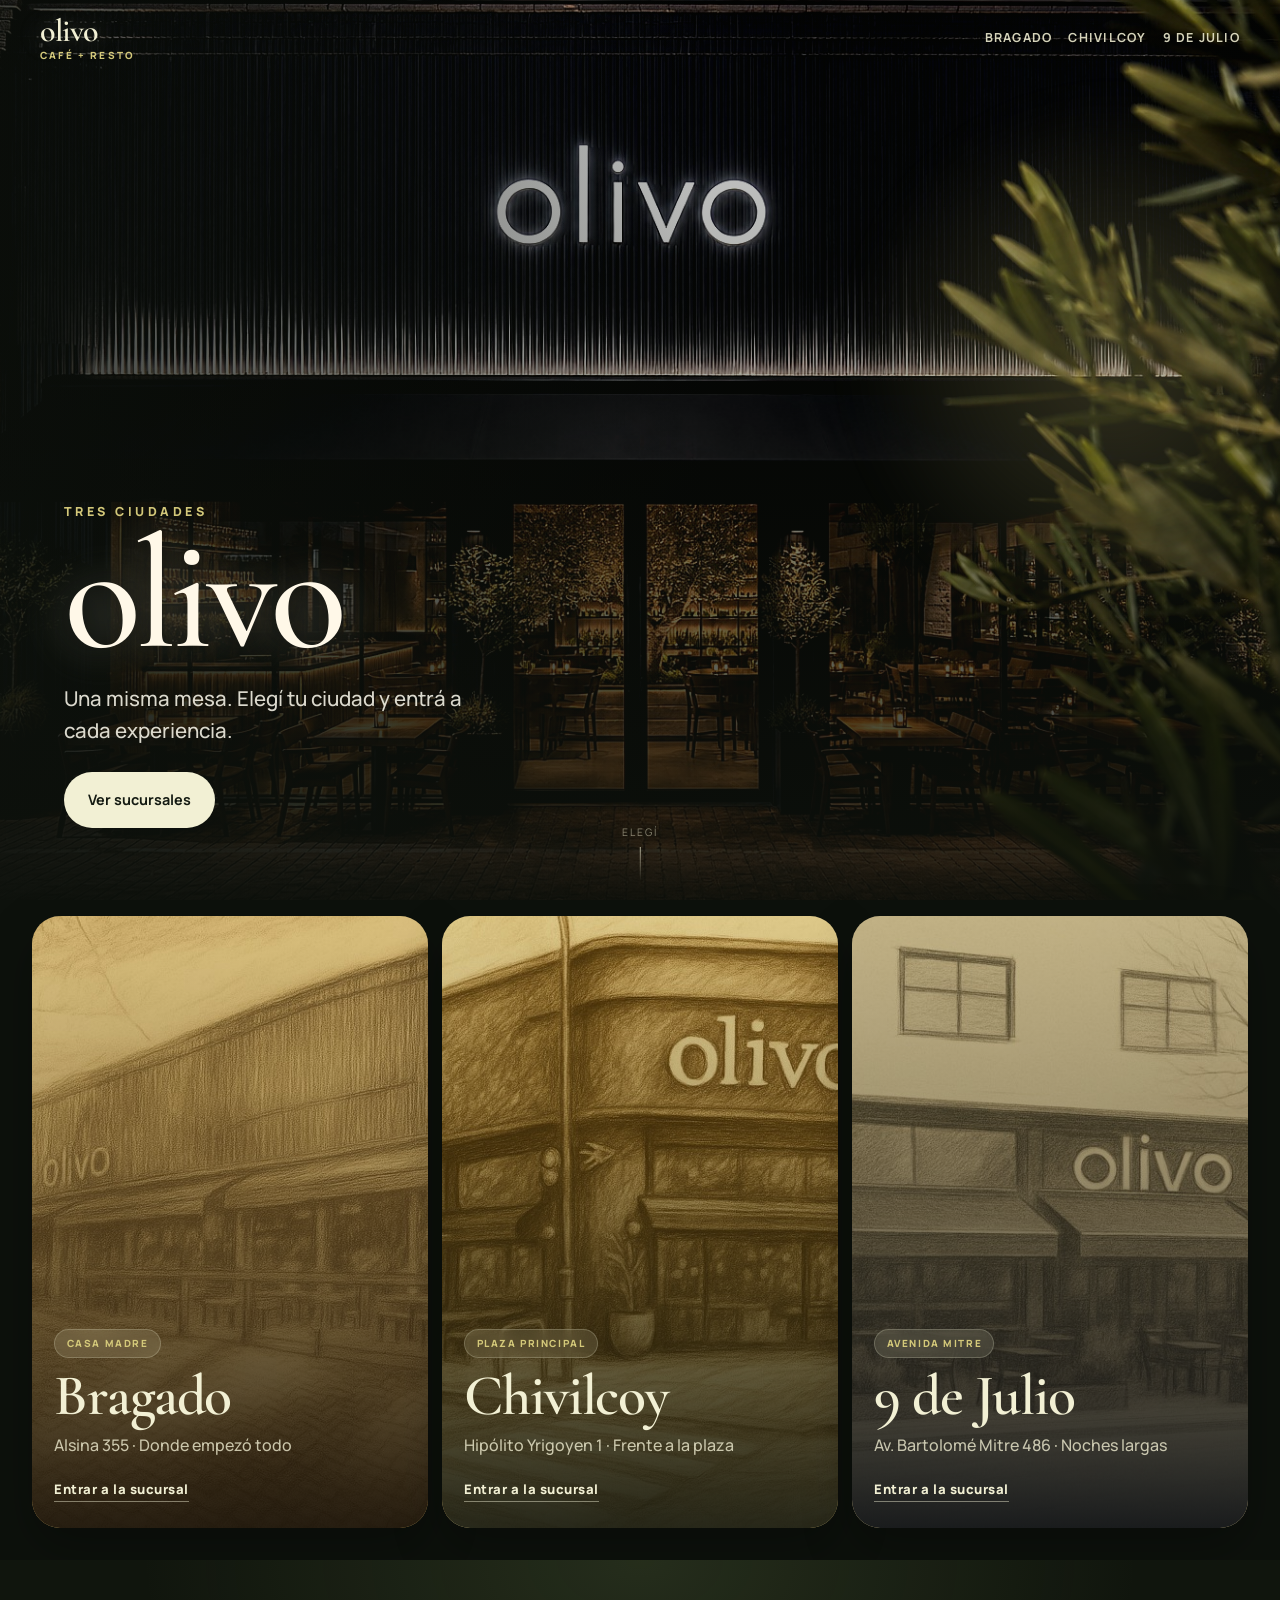
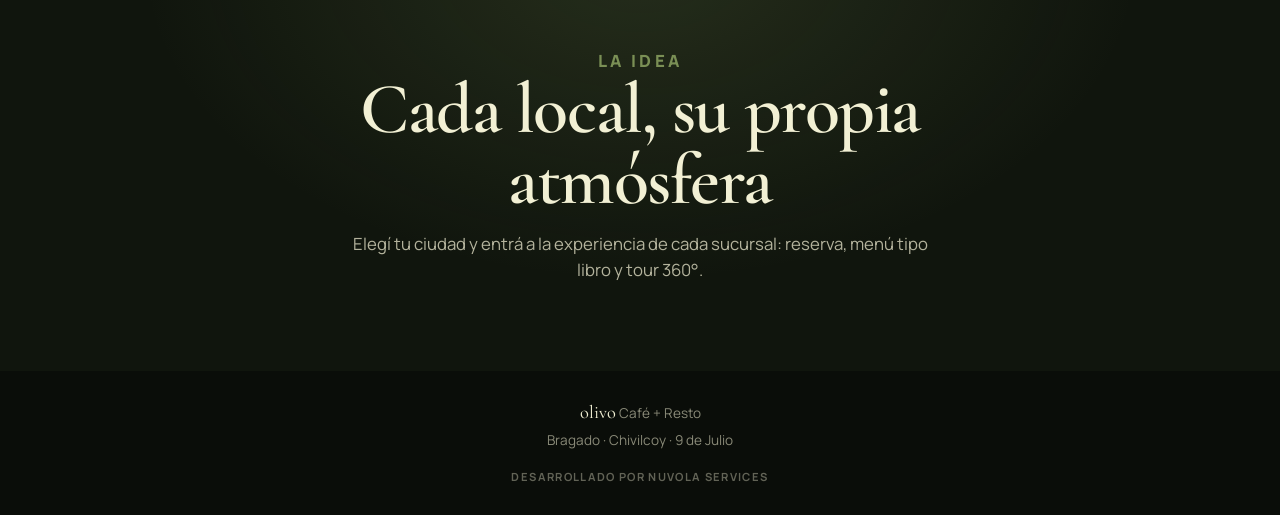
<file: index.html>
<!DOCTYPE html>
<html lang="es">
<head>
  <meta charset="UTF-8" />
  <meta name="viewport" content="width=device-width, initial-scale=1.0" />
  <title>Olivo Café Resto · Elegí tu sucursal</title>
  <meta name="description" content="Olivo Café Resto en Bragado, Chivilcoy y 9 de Julio. Elegí tu ciudad y conocé cada local." />
  <meta name="theme-color" content="#141a12" />
  <link rel="icon" type="image/svg+xml" href="./assets/img/logo.svg" />
  <link rel="preconnect" href="https://fonts.googleapis.com" />
  <link rel="preconnect" href="https://fonts.gstatic.com" crossorigin />
  <link href="https://fonts.googleapis.com/css2?family=Cormorant+Garamond:ital,wght@0,500;0,600;0,700;1,500&family=Manrope:wght@400;500;600;700;800&display=swap" rel="stylesheet" />
  <link rel="stylesheet" href="./assets/css/styles.css" />
  <link rel="stylesheet" href="./assets/css/hub.css" />
</head>
<body class="hub-page">
  <div class="progress" id="scrollProgress" aria-hidden="true"><span></span></div>

  <header class="site-header" id="siteHeader">
    <a class="brand" href="#inicio" aria-label="Olivo inicio">
      <span class="brand__word">olivo</span>
      <span class="brand__sub">Café + Resto</span>
    </a>
    <nav class="site-nav hub-nav" aria-label="Sucursales">
      <a href="./bragado/">Bragado</a>
      <a href="./chivilcoy/">Chivilcoy</a>
      <a href="./nuevedejulio/">9 de Julio</a>
    </nav>
  </header>

  <main>
    <section class="hub-hero" id="inicio">
      <div class="hub-hero__bg" aria-hidden="true">
        <img src="./assets/img/hero-v2.jpg" alt="" />
        <div class="hub-hero__veil"></div>
        <div class="hub-hero__glow"></div>
      </div>
      <div class="hub-hero__content">
        <p class="hub-hero__eyebrow reveal" data-reveal>Tres ciudades</p>
        <h1 class="hub-hero__brand reveal" data-reveal>olivo</h1>
        <p class="hub-hero__line reveal" data-reveal>
          Una misma mesa. Elegí tu ciudad y entrá a cada experiencia.
        </p>
        <a class="btn btn--primary reveal" data-reveal href="#sucursales">Ver sucursales</a>
      </div>
      <div class="hub-hero__hint" aria-hidden="true"><span>Elegí</span><i></i></div>
    </section>

    <section class="hub-cities" id="sucursales" aria-label="Sucursales Olivo">
      <a class="hub-city hub-city--bragado reveal reveal--lift" data-reveal href="./bragado/">
        <div class="hub-city__media">
          <img src="./assets/img/sucursal-1.jpg" alt="" loading="lazy" />
          <div class="hub-city__shade"></div>
        </div>
        <div class="hub-city__body">
          <span class="hub-city__tag">Casa madre</span>
          <h2>Bragado</h2>
          <p>Alsina 355 · Donde empezó todo</p>
          <span class="hub-city__cta">Entrar a la sucursal</span>
        </div>
      </a>

      <a class="hub-city hub-city--chivilcoy reveal reveal--lift" data-reveal href="./chivilcoy/">
        <div class="hub-city__media">
          <img src="./assets/img/sucursal-2.jpg" alt="" loading="lazy" />
          <div class="hub-city__shade"></div>
        </div>
        <div class="hub-city__body">
          <span class="hub-city__tag">Plaza principal</span>
          <h2>Chivilcoy</h2>
          <p>Hipólito Yrigoyen 1 · Frente a la plaza</p>
          <span class="hub-city__cta">Entrar a la sucursal</span>
        </div>
      </a>

      <a class="hub-city hub-city--nueve reveal reveal--lift" data-reveal href="./nuevedejulio/">
        <div class="hub-city__media">
          <img src="./assets/img/sucursal-3.jpg" alt="" loading="lazy" />
          <div class="hub-city__shade"></div>
        </div>
        <div class="hub-city__body">
          <span class="hub-city__tag">Avenida Mitre</span>
          <h2>9 de Julio</h2>
          <p>Av. Bartolomé Mitre 486 · Noches largas</p>
          <span class="hub-city__cta">Entrar a la sucursal</span>
        </div>
      </a>
    </section>

    <section class="hub-note reveal-scope">
      <div class="hub-note__inner reveal reveal--soft" data-reveal>
        <p class="eyebrow">La idea</p>
        <h2>Cada local, su propia atmósfera</h2>
        <p>
          Elegí tu ciudad y entrá a la experiencia de cada sucursal: reserva, menú tipo libro y tour 360°.
        </p>
      </div>
    </section>
  </main>

  <footer class="site-footer">
    <p><span class="site-footer__brand">olivo</span> Café + Resto</p>
    <p>Bragado · Chivilcoy · 9 de Julio</p>
    <a class="site-footer__credit" href="https://www.nuvola.services" target="_blank" rel="noopener noreferrer">
      DESARROLLADO POR NUVOLA SERVICES
    </a>
  </footer>

  <script src="./assets/js/main.js" defer></script>
  <script src="./assets/js/hub.js" defer></script>
</body>
</html>
</file>
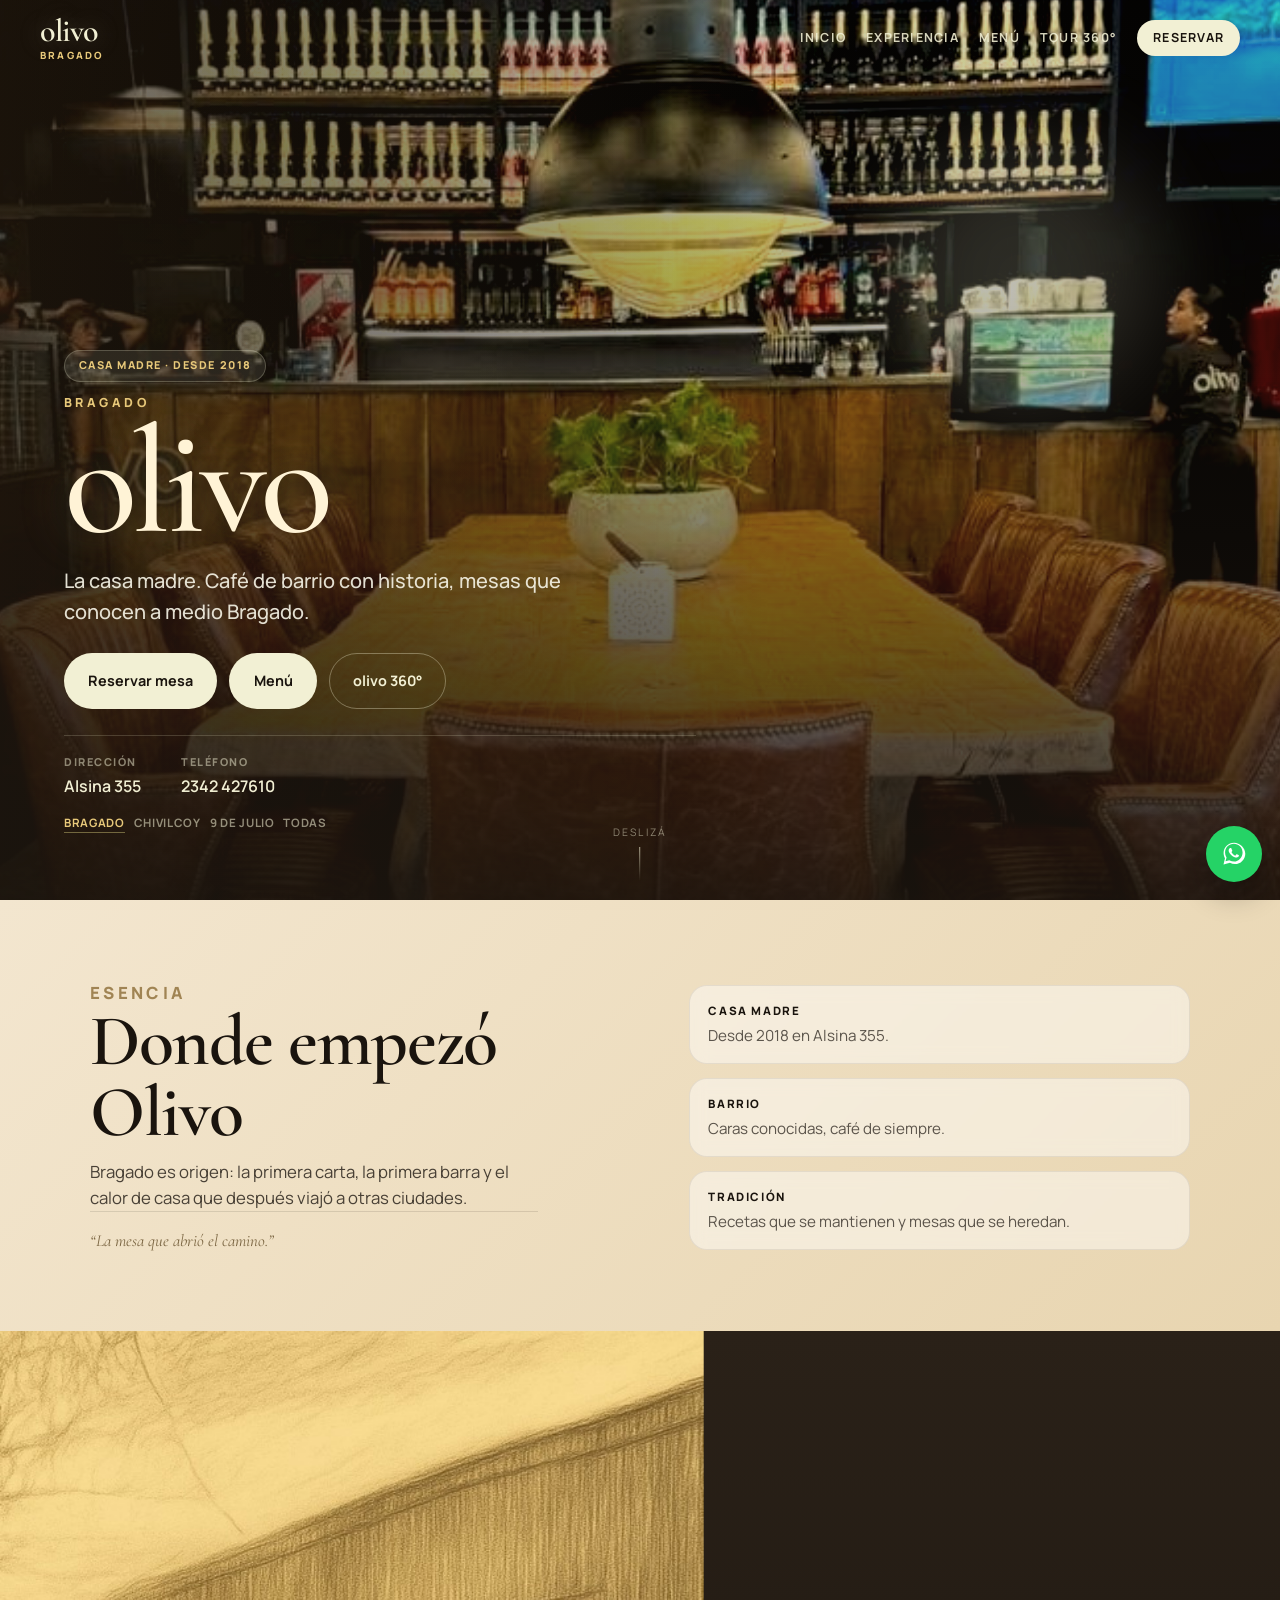
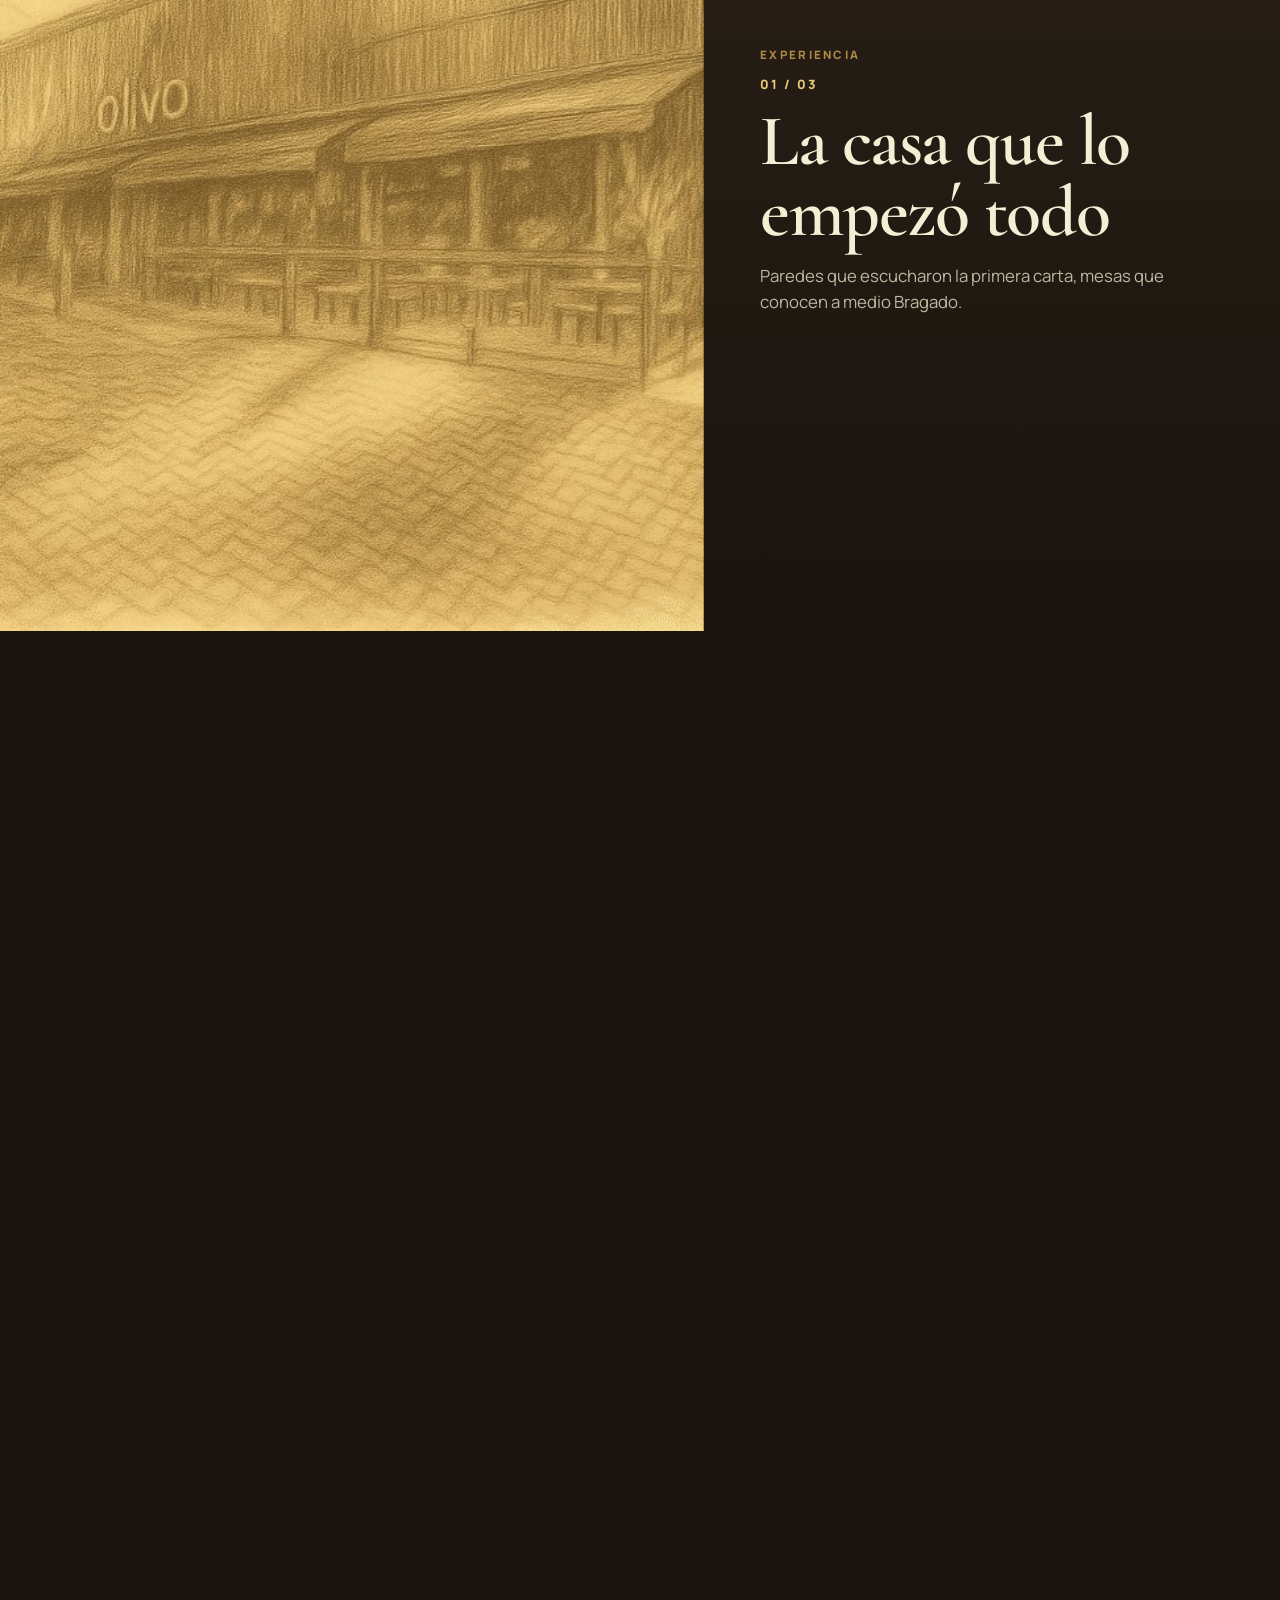
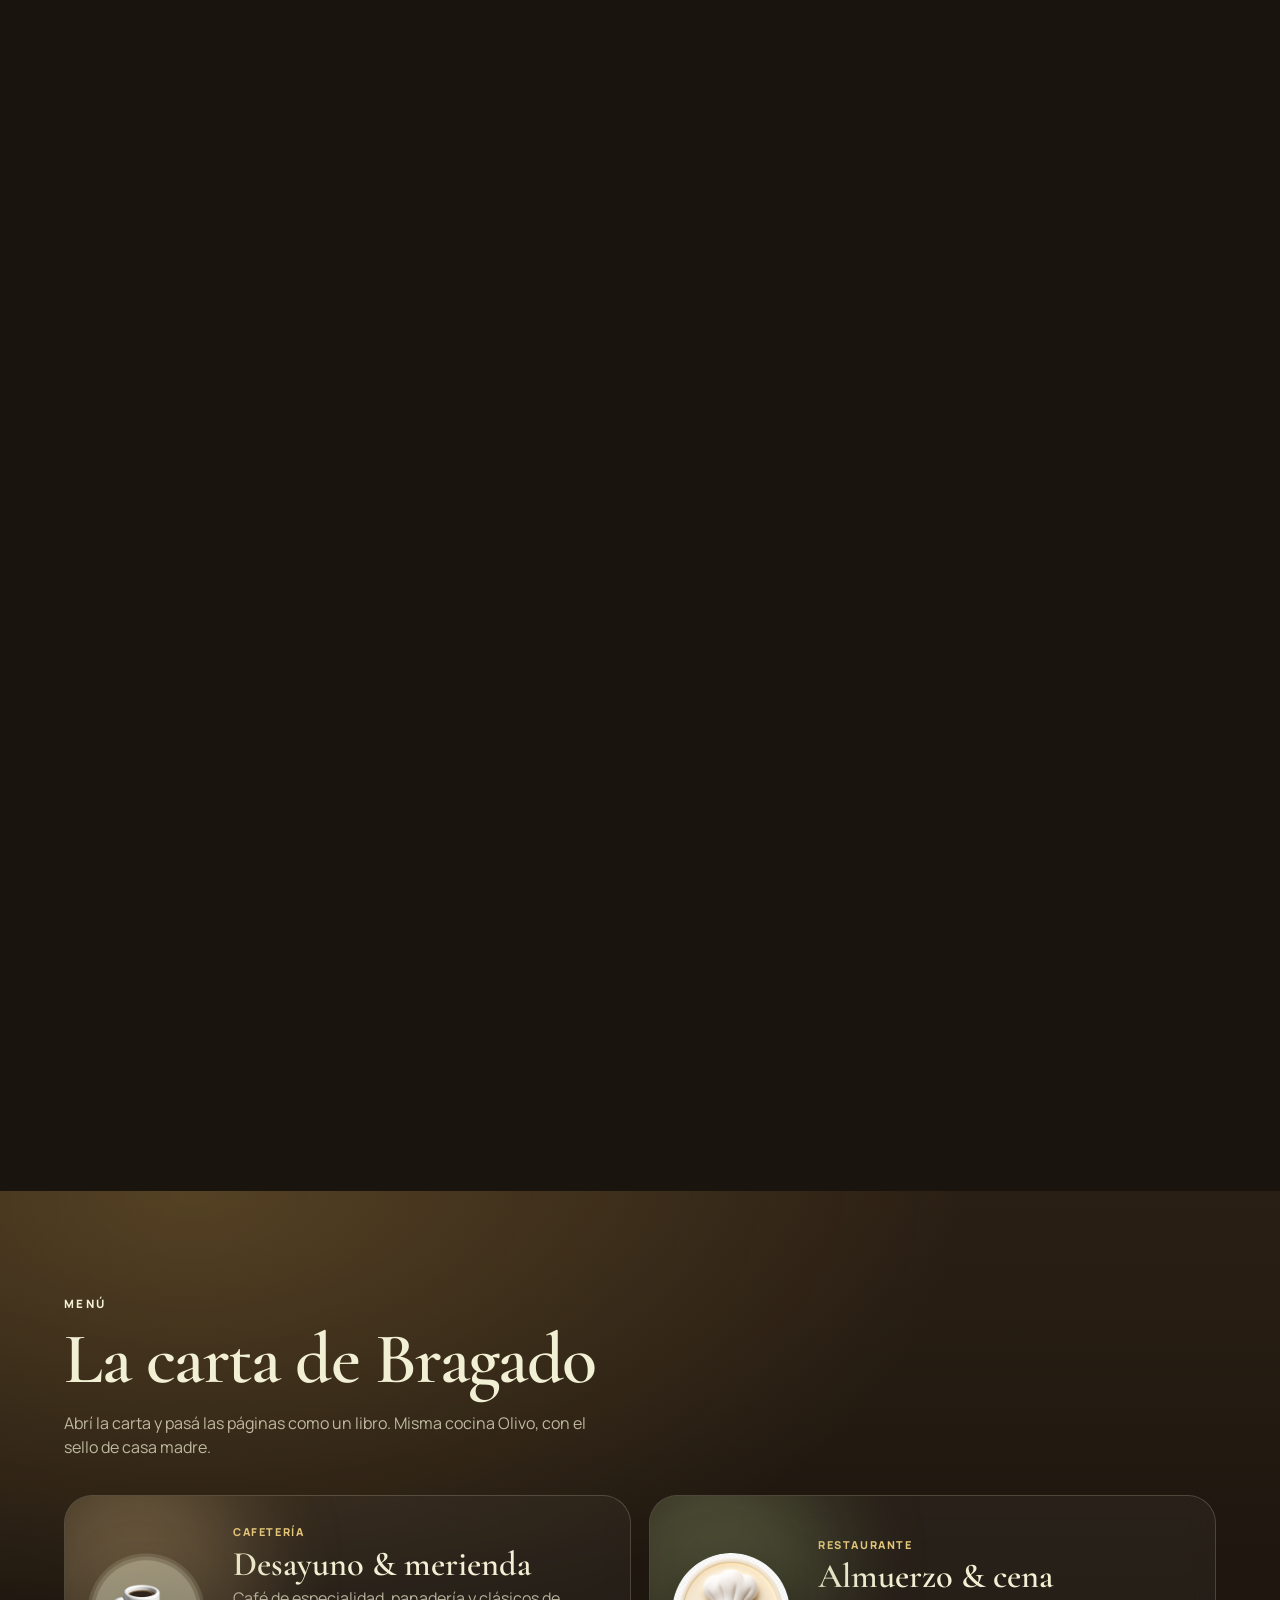
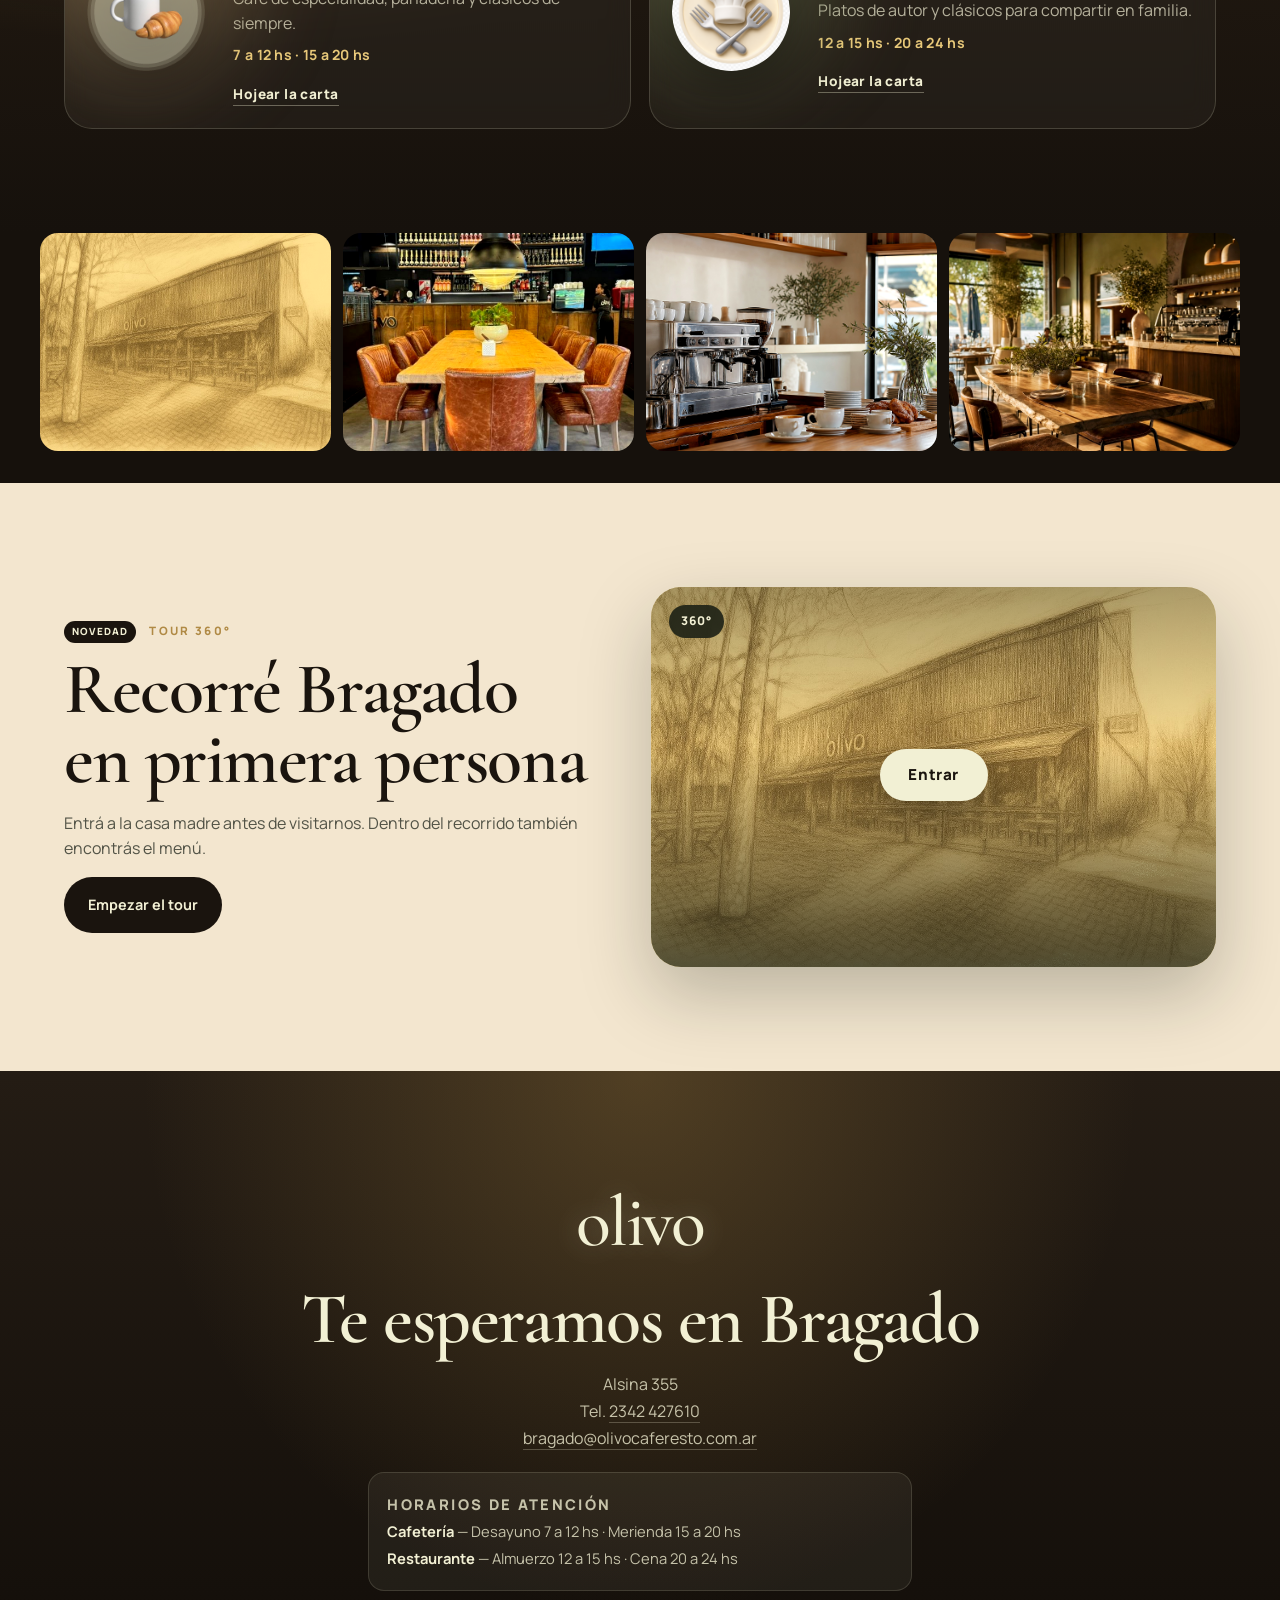
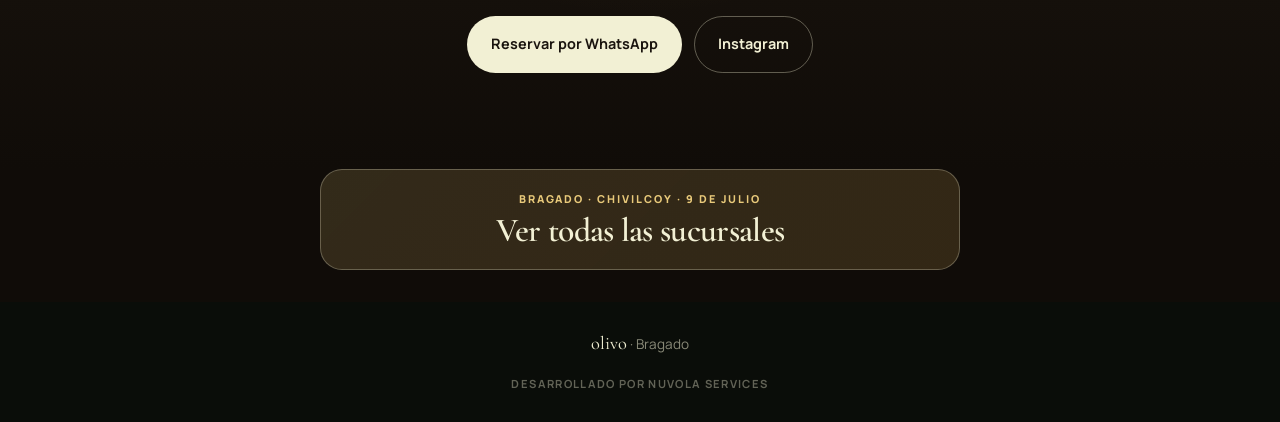
<file: bragado/index.html>
<!DOCTYPE html>
<html lang="es">
<head>
  <meta charset="UTF-8" />
  <meta name="viewport" content="width=device-width, initial-scale=1.0" />
  <title>Olivo Café Resto · Bragado</title>
  <meta name="description" content="Olivo Café Resto en Bragado. Alsina 355. Donde empezó todo. Reservá tu mesa y conocé el local." />
  <meta name="theme-color" content="#14100c" />
  <link rel="icon" type="image/svg+xml" href="../assets/img/logo.svg" />
  <link rel="preconnect" href="https://fonts.googleapis.com" />
  <link rel="preconnect" href="https://fonts.gstatic.com" crossorigin />
  <link href="https://fonts.googleapis.com/css2?family=Cormorant+Garamond:ital,wght@0,500;0,600;0,700;1,500&family=Manrope:wght@400;500;600;700;800&display=swap" rel="stylesheet" />
  <link rel="stylesheet" href="../assets/css/styles.css" />
  <link rel="stylesheet" href="../assets/css/branch.css" />
</head>
<body class="theme-bragado">
  <div class="progress" id="scrollProgress" aria-hidden="true"><span></span></div>

  <header class="site-header" id="siteHeader">
    <a class="brand" href="#inicio" aria-label="Olivo Bragado">
      <span class="brand__word">olivo</span>
      <span class="brand__sub">Bragado</span>
    </a>
    <button class="nav-toggle" id="navToggle" type="button" aria-label="Abrir menú" aria-expanded="false">
      <span></span><span></span><span></span>
    </button>
    <nav class="site-nav" id="siteNav" aria-label="Principal">
      <a href="#inicio">Inicio</a>
      <a href="#experiencia">Experiencia</a>
      <a href="#menu">Menú</a>
      <a href="../vr/?autostart=1">Tour 360°</a>
      <a class="nav-cta" href="#reserva">Reservar</a>
    </nav>
  </header>

  <main>
    <section class="hero" id="inicio">
      <div class="hero__stage" data-parallax-root>
        <div class="hero__media" data-depth="0.1">
          <img src="../assets/img/interior.jpg" alt="Interior de Olivo Bragado" width="1536" height="1024" />
        </div>
        <div class="hero__veil"></div>
        <div class="hero__orb hero__orb--1" data-depth="0.28" aria-hidden="true"></div>
      </div>

      <div class="hero__content">
        <p class="branch-chip reveal" data-reveal>Casa madre · desde 2018</p>
        <p class="hero__branch reveal" data-reveal>Bragado</p>
        <h1 class="hero__brand reveal" data-reveal>olivo</h1>
        <p class="hero__tagline reveal" data-reveal>
          La casa madre. Café de barrio con historia, mesas que conocen a medio Bragado.
        </p>
        <div class="hero__actions reveal" data-reveal>
          <a class="btn btn--primary" href="#reserva">Reservar mesa</a>
          <a class="btn btn--primary" href="#menu">Menú</a>
          <a class="btn btn--ghost" href="../vr/?autostart=1">olivo 360°</a>
        </div>
        <dl class="hero__meta reveal" data-reveal>
          <div>
            <dt>Dirección</dt>
            <dd>Alsina 355</dd>
          </div>
          <div>
            <dt>Teléfono</dt>
            <dd><a href="tel:+542342427610">2342 427610</a></dd>
          </div>
        </dl>
        <div class="branch-bar reveal" data-reveal>
          <a class="is-current" href="./">Bragado</a>
          <a href="../chivilcoy/">Chivilcoy</a>
          <a href="../nuevedejulio/">9 de Julio</a>
          <a href="../">Todas</a>
        </div>
      </div>

      <div class="hero__hint" aria-hidden="true"><span>Deslizá</span><i></i></div>
    </section>

    <section class="essence reveal-scope" aria-label="Esencia Bragado">
      <div class="essence__grid">
        <div class="essence__lead reveal reveal--soft" data-reveal>
          <p class="eyebrow">Esencia</p>
          <h2>Donde empezó Olivo</h2>
          <p>Bragado es origen: la primera carta, la primera barra y el calor de casa que después viajó a otras ciudades.</p>
          <p class="essence__quote">“La mesa que abrió el camino.”</p>
        </div>
        <div class="essence__pills">
          <div class="essence__item reveal reveal--lift" data-reveal>
            <strong>Casa madre</strong>
            <p>Desde 2018 en Alsina 355.</p>
          </div>
          <div class="essence__item reveal reveal--lift" data-reveal>
            <strong>Barrio</strong>
            <p>Caras conocidas, café de siempre.</p>
          </div>
          <div class="essence__item reveal reveal--lift" data-reveal>
            <strong>Tradición</strong>
            <p>Recetas que se mantienen y mesas que se heredan.</p>
          </div>
        </div>
      </div>
    </section>

    <section class="story" id="experiencia" aria-label="La experiencia Olivo Bragado">
      <div class="story__sticky">
        <div class="story__visual">
          <img src="../assets/img/sucursal-1.jpg" alt="" class="story__img is-active" data-story-img data-slot="0" />
          <img src="../assets/img/exp-morning.jpg" alt="" class="story__img" data-story-img data-slot="1" />
          <img src="../assets/img/gallery-1.jpg" alt="" class="story__img" data-story-img data-slot="2" />
          <div class="story__shade"></div>
        </div>
        <div class="story__copy">
          <p class="eyebrow">Experiencia</p>
          <p class="story__index" data-story-index>01 / 03</p>
          <h2 data-story-title>La casa que lo empezó todo</h2>
          <p data-story-text>Paredes que escucharon la primera carta, mesas que conocen a medio Bragado.</p>
        </div>
      </div>

      <div class="story__panels">
        <article class="story__panel" data-story-panel
          data-title="La casa que lo empezó todo"
          data-text="Paredes que escucharon la primera carta, mesas que conocen a medio Bragado."
          data-index="01 / 03"
          data-img="0">
          <img src="../assets/img/sucursal-1.jpg" alt="Olivo Bragado" loading="lazy" />
          <div>
            <h3>La casa que lo empezó todo</h3>
            <p>Paredes que escucharon la primera carta, mesas que conocen a medio Bragado.</p>
          </div>
        </article>
        <article class="story__panel" data-story-panel
          data-title="Café de barrio, con alma"
          data-text="Desayunos que no apuran y una barra que siempre tiene lugar para una charla más."
          data-index="02 / 03"
          data-img="1">
          <img src="../assets/img/exp-morning.jpg" alt="Café en Bragado" loading="lazy" />
          <div>
            <h3>Café de barrio, con alma</h3>
            <p>Desayunos que no apuran y una barra que siempre tiene lugar para una charla más.</p>
          </div>
        </article>
        <article class="story__panel" data-story-panel
          data-title="Mesa larga los fines"
          data-text="Cuando llega el finde, Bragado se sienta: entradas para compartir, vino y sobremesa."
          data-index="03 / 03"
          data-img="2">
          <img src="../assets/img/gallery-1.jpg" alt="Mesa en Bragado" loading="lazy" />
          <div>
            <h3>Mesa larga los fines</h3>
            <p>Cuando llega el finde, Bragado se sienta: entradas para compartir, vino y sobremesa.</p>
          </div>
        </article>
      </div>
    </section>

    <section class="cartas reveal-scope" id="menu">
      <div class="cartas__intro reveal reveal--soft" data-reveal>
        <p class="eyebrow">Menú</p>
        <h2>La carta de Bragado</h2>
        <p>Abrí la carta y pasá las páginas como un libro. Misma cocina Olivo, con el sello de casa madre.</p>
      </div>
      <p class="cartas__hint" aria-hidden="true">Deslizá para ver más →</p>
      <div class="cartas__stage">
        <a class="carta carta--cafe reveal reveal--lift" data-reveal href="../carta/?carta=cafeteria">
          <div class="carta__glow" aria-hidden="true"></div>
          <img class="carta__icon" src="../assets/icons/breakfast.png" alt="" width="140" height="140" />
          <div class="carta__body">
            <span class="carta__tag">Cafetería</span>
            <h3>Desayuno &amp; merienda</h3>
            <p>Café de especialidad, panadería y clásicos de siempre.</p>
            <p class="carta__hours">7 a 12 hs · 15 a 20 hs</p>
            <span class="carta__cta">Hojear la carta</span>
          </div>
        </a>

        <a class="carta carta--resto reveal reveal--lift" data-reveal href="../carta/?carta=restaurante">
          <div class="carta__glow" aria-hidden="true"></div>
          <img class="carta__icon carta__icon--round" src="../assets/icons/kitchen.png" alt="" width="140" height="140" />
          <div class="carta__body">
            <span class="carta__tag">Restaurante</span>
            <h3>Almuerzo &amp; cena</h3>
            <p>Platos de autor y clásicos para compartir en familia.</p>
            <p class="carta__hours">12 a 15 hs · 20 a 24 hs</p>
            <span class="carta__cta">Hojear la carta</span>
          </div>
        </a>
      </div>
    </section>

    <section class="gallery reveal reveal-scope" data-reveal aria-label="Ambientes Bragado">
      <div class="gallery__rail">
        <figure data-reveal-child><img src="../assets/img/sucursal-1.jpg" alt="Fachada Bragado" loading="lazy" /></figure>
        <figure data-reveal-child><img src="../assets/img/interior.jpg" alt="Salón Bragado" loading="lazy" /></figure>
        <figure data-reveal-child><img src="../assets/img/exp-morning.jpg" alt="Barra de café" loading="lazy" /></figure>
        <figure data-reveal-child><img src="../assets/img/gallery-1.jpg" alt="Detalle de mesa" loading="lazy" /></figure>
      </div>
    </section>

    <section class="portal reveal-scope" id="tour" aria-labelledby="portal-title">
      <div class="portal__rail">
        <div class="portal__panel reveal reveal--soft" data-reveal>
          <p class="eyebrow"><span class="eyebrow__new">Novedad</span> Tour 360°</p>
          <h2 id="portal-title">Recorré Bragado<br />en primera persona</h2>
          <p>
            Entrá a la casa madre antes de visitarnos. Dentro del recorrido también encontrás el menú.
          </p>
          <a class="btn btn--dark" href="../vr/?autostart=1">Empezar el tour</a>
        </div>

        <a class="portal__screen reveal reveal--lift" data-reveal href="../vr/?autostart=1" aria-label="Recorrer Bragado en 360">
          <img src="../assets/img/sucursal-1.jpg" alt="" />
          <div class="portal__overlay">
            <span class="portal__badge">360°</span>
            <span class="portal__play">Entrar</span>
          </div>
        </a>
      </div>
    </section>

    <section class="contact reveal-scope" id="reserva">
      <div class="contact__inner reveal reveal--lift" data-reveal>
        <p class="contact__brand">olivo</p>
        <h2>Te esperamos en Bragado</h2>
        <p class="contact__addr">
          Alsina 355<br />
          Tel. <a href="tel:+542342427610">2342 427610</a><br />
          <a href="mailto:bragado@olivocaferesto.com.ar">bragado@olivocaferesto.com.ar</a>
        </p>
        <div class="contact__hours">
          <p class="contact__hours-title">Horarios de atención</p>
          <p><strong>Cafetería</strong> — Desayuno 7 a 12 hs · Merienda 15 a 20 hs</p>
          <p><strong>Restaurante</strong> — Almuerzo 12 a 15 hs · Cena 20 a 24 hs</p>
        </div>
        <div class="contact__actions">
          <a class="btn btn--primary" href="https://wa.me/5492342427610?text=Hola%20Olivo%20Bragado%2C%20quiero%20consultar%20por%20una%20reserva" target="_blank" rel="noopener">Reservar por WhatsApp</a>
          <a class="btn btn--ghost" href="https://www.instagram.com/olivo_cafe_resto" target="_blank" rel="noopener">Instagram</a>
        </div>
      </div>
    </section>
  </main>

  <section class="hub-jump">
    <a class="hub-jump__btn" href="../">
      <span>Bragado · Chivilcoy · 9 de Julio</span>
      <strong>Ver todas las sucursales</strong>
    </a>
  </section>

  <footer class="site-footer">
    <p><span class="site-footer__brand">olivo</span> · Bragado</p>
    <a class="site-footer__credit" href="https://www.nuvola.services" target="_blank" rel="noopener noreferrer">
      DESARROLLADO POR NUVOLA SERVICES
    </a>
  </footer>

  <a class="wa-float" href="https://wa.me/5492342427610?text=Hola%20Olivo%20Bragado%2C%20quiero%20consultar%20por%20una%20reserva" target="_blank" rel="noopener" aria-label="WhatsApp">
    <svg viewBox="0 0 32 32" aria-hidden="true"><path fill="currentColor" d="M16.1 3C9.5 3 4.1 8.3 4.1 14.9c0 2.1.6 4.1 1.6 5.9L4 28l7.4-1.9c1.7.9 3.6 1.4 5.6 1.4 6.6 0 11.9-5.3 11.9-11.9S22.7 3 16.1 3zm0 21.7c-1.8 0-3.5-.5-5-1.3l-.4-.2-4.4 1.1 1.2-4.3-.2-.4c-1-1.6-1.5-3.4-1.5-5.3 0-5.5 4.5-9.9 10-9.9s10 4.4 10 9.9-4.4 10.4-9.7 10.4zm5.5-7.4c-.3-.1-1.8-.9-2.1-1-.3-.1-.5-.2-.7.1-.2.3-.8 1-.9 1.2-.2.2-.3.2-.6.1-.3-.1-1.3-.5-2.4-1.5-.9-.8-1.5-1.8-1.7-2.1-.2-.3 0-.5.1-.6.1-.1.3-.3.4-.5.1-.2.2-.3.3-.5.1-.2 0-.4 0-.5 0-.1-.7-1.7-1-2.3-.2-.6-.5-.5-.7-.5h-.6c-.2 0-.5.1-.8.4-.3.3-1 1-1 2.4s1 2.8 1.2 3c.1.2 2 3.1 4.9 4.3.7.3 1.2.5 1.6.6.7.2 1.3.2 1.8.1.5-.1 1.8-.7 2-1.4.2-.7.2-1.3.2-1.4 0-.2-.2-.3-.5-.4z"/></svg>
  </a>

  <script src="../assets/js/main.js" defer></script>
</body>
</html>
</file>
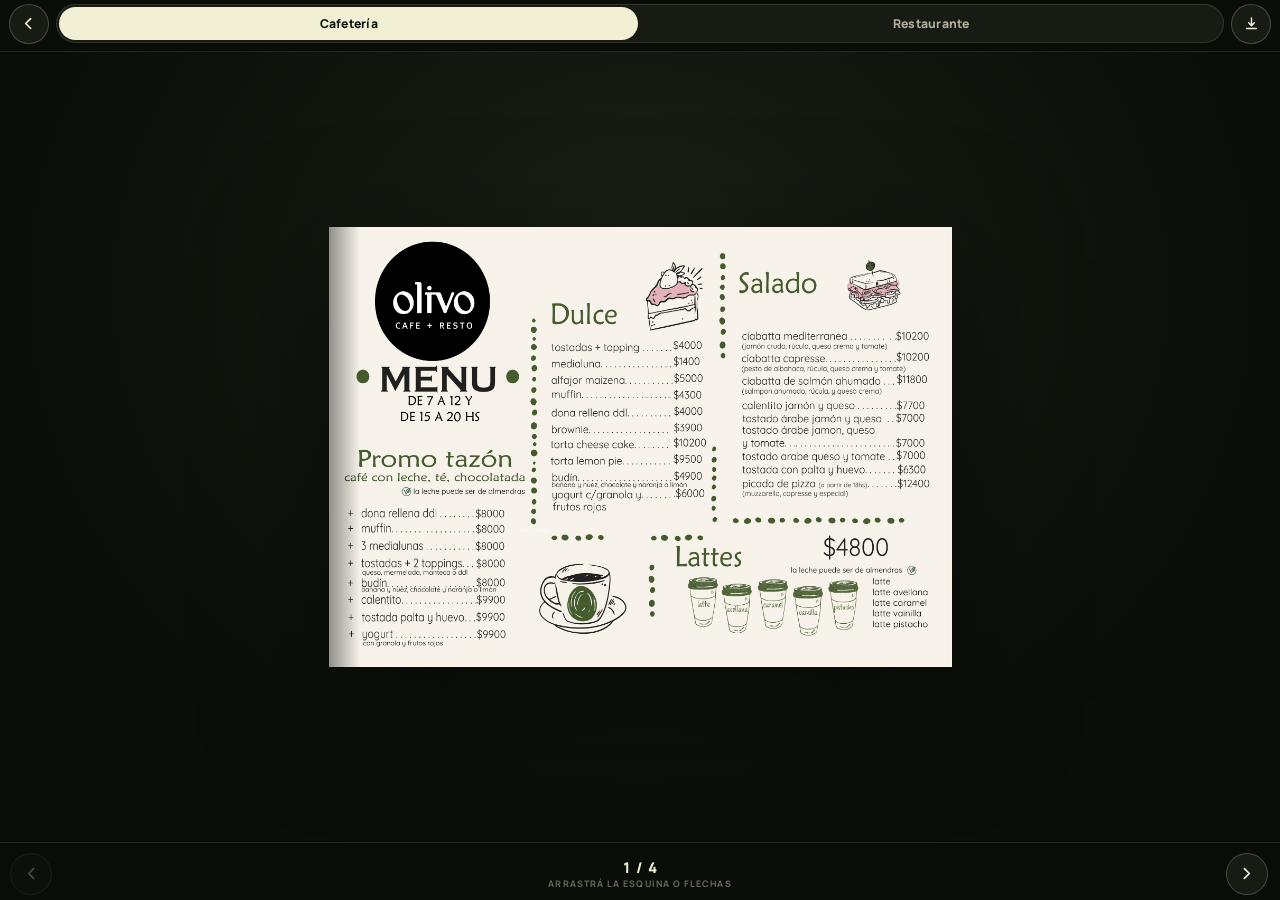
<file: carta/index.html>
<!DOCTYPE html>
<html lang="es">
<head>
  <meta charset="UTF-8" />
  <meta name="viewport" content="width=device-width, initial-scale=1.0, viewport-fit=cover" />
  <title>Nuestra carta · Olivo Café Resto</title>
  <meta name="description" content="La carta de Olivo Café Resto. Hojéala como un libro." />
  <meta name="theme-color" content="#0a0d08" />
  <meta name="mobile-web-app-capable" content="yes" />
  <link rel="icon" type="image/svg+xml" href="../assets/img/logo.svg" />
  <link rel="preconnect" href="https://fonts.googleapis.com" />
  <link rel="preconnect" href="https://fonts.gstatic.com" crossorigin />
  <link href="https://fonts.googleapis.com/css2?family=Manrope:wght@600;700;800&display=swap" rel="stylesheet" />
  <link rel="stylesheet" href="./carta.css?v=20260728f" />
</head>
<body>
  <header class="top">
    <a class="top__btn" id="backBtn" href="../" aria-label="Volver">
      <svg viewBox="0 0 24 24" aria-hidden="true"><path fill="none" stroke="currentColor" stroke-width="2.4" stroke-linecap="round" stroke-linejoin="round" d="M15 5l-7 7 7 7"/></svg>
    </a>
    <div class="top__tabs" role="tablist" aria-label="Tipo de carta">
      <button type="button" class="top__tab is-active" role="tab" aria-selected="true" data-menu="cafeteria">Cafetería</button>
      <button type="button" class="top__tab" role="tab" aria-selected="false" data-menu="restaurante">Restaurante</button>
    </div>
    <a class="top__btn" id="pdfBtn" href="../assets/menu-cafeteria.pdf" target="_blank" rel="noopener" aria-label="Abrir PDF">
      <svg viewBox="0 0 24 24" aria-hidden="true"><path fill="none" stroke="currentColor" stroke-width="2" stroke-linecap="round" stroke-linejoin="round" d="M12 4v11m0 0l-4-4m4 4l4-4M5 19h14"/></svg>
    </a>
  </header>

  <main class="viewer" id="viewer" aria-label="Carta Olivo">
    <div class="rail" id="rail"></div>
    <div class="book-wrap" id="bookWrap" hidden>
      <div id="book"></div>
    </div>
    <p class="viewer__error" id="bookError" hidden>
      No pudimos cargar la carta.
      <a id="errorPdf" href="../assets/menu-cafeteria.pdf" target="_blank" rel="noopener">Abrir PDF</a>
    </p>
  </main>

  <footer class="dock">
    <button type="button" class="dock__arrow" id="prevBtn" aria-label="Anterior">
      <svg viewBox="0 0 24 24" aria-hidden="true"><path fill="none" stroke="currentColor" stroke-width="2.4" stroke-linecap="round" stroke-linejoin="round" d="M15 5l-7 7 7 7"/></svg>
    </button>
    <div class="dock__meta">
      <span id="pageLabel">…</span>
      <span class="dock__hint" id="dockHint">Deslizá para pasar</span>
    </div>
    <button type="button" class="dock__arrow" id="nextBtn" aria-label="Siguiente">
      <svg viewBox="0 0 24 24" aria-hidden="true"><path fill="none" stroke="currentColor" stroke-width="2.4" stroke-linecap="round" stroke-linejoin="round" d="M9 5l7 7-7 7"/></svg>
    </button>
  </footer>

  <script src="./carta.js?v=20260728f" defer></script>
</body>
</html>
</file>
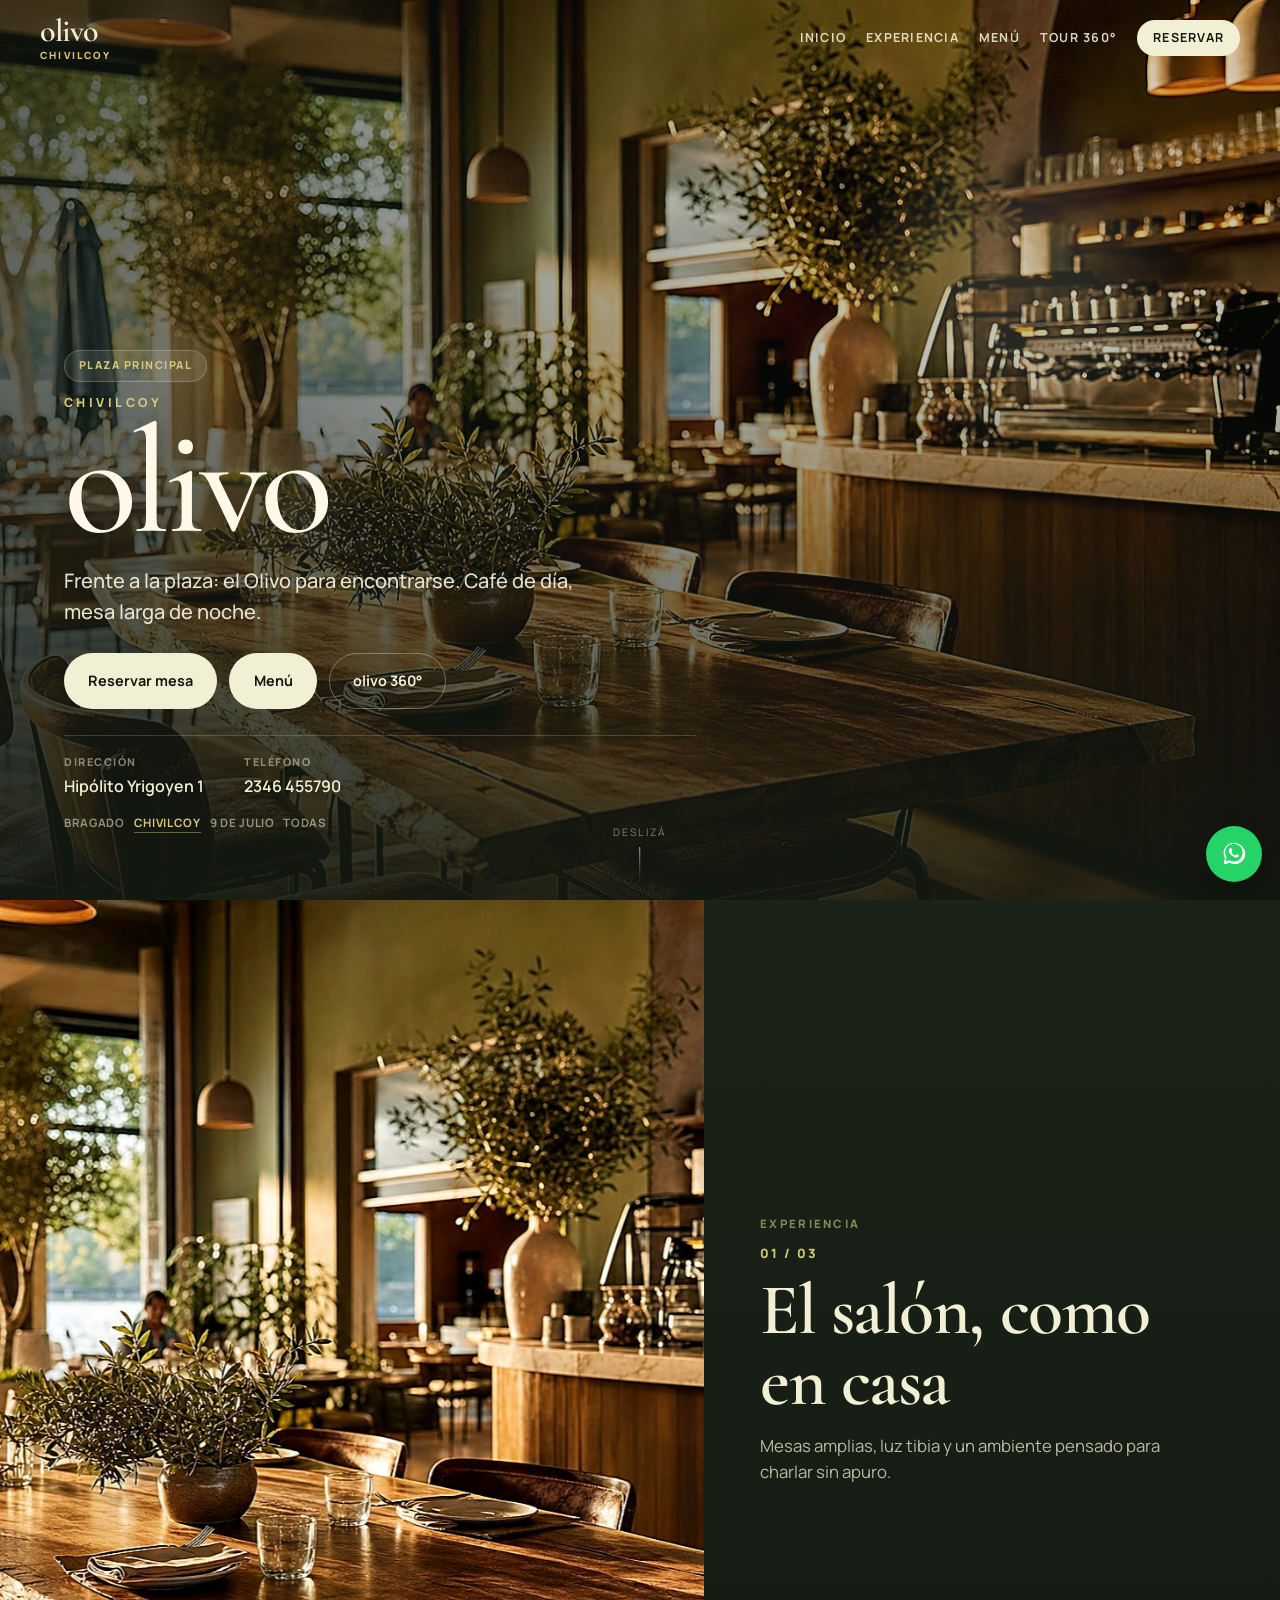
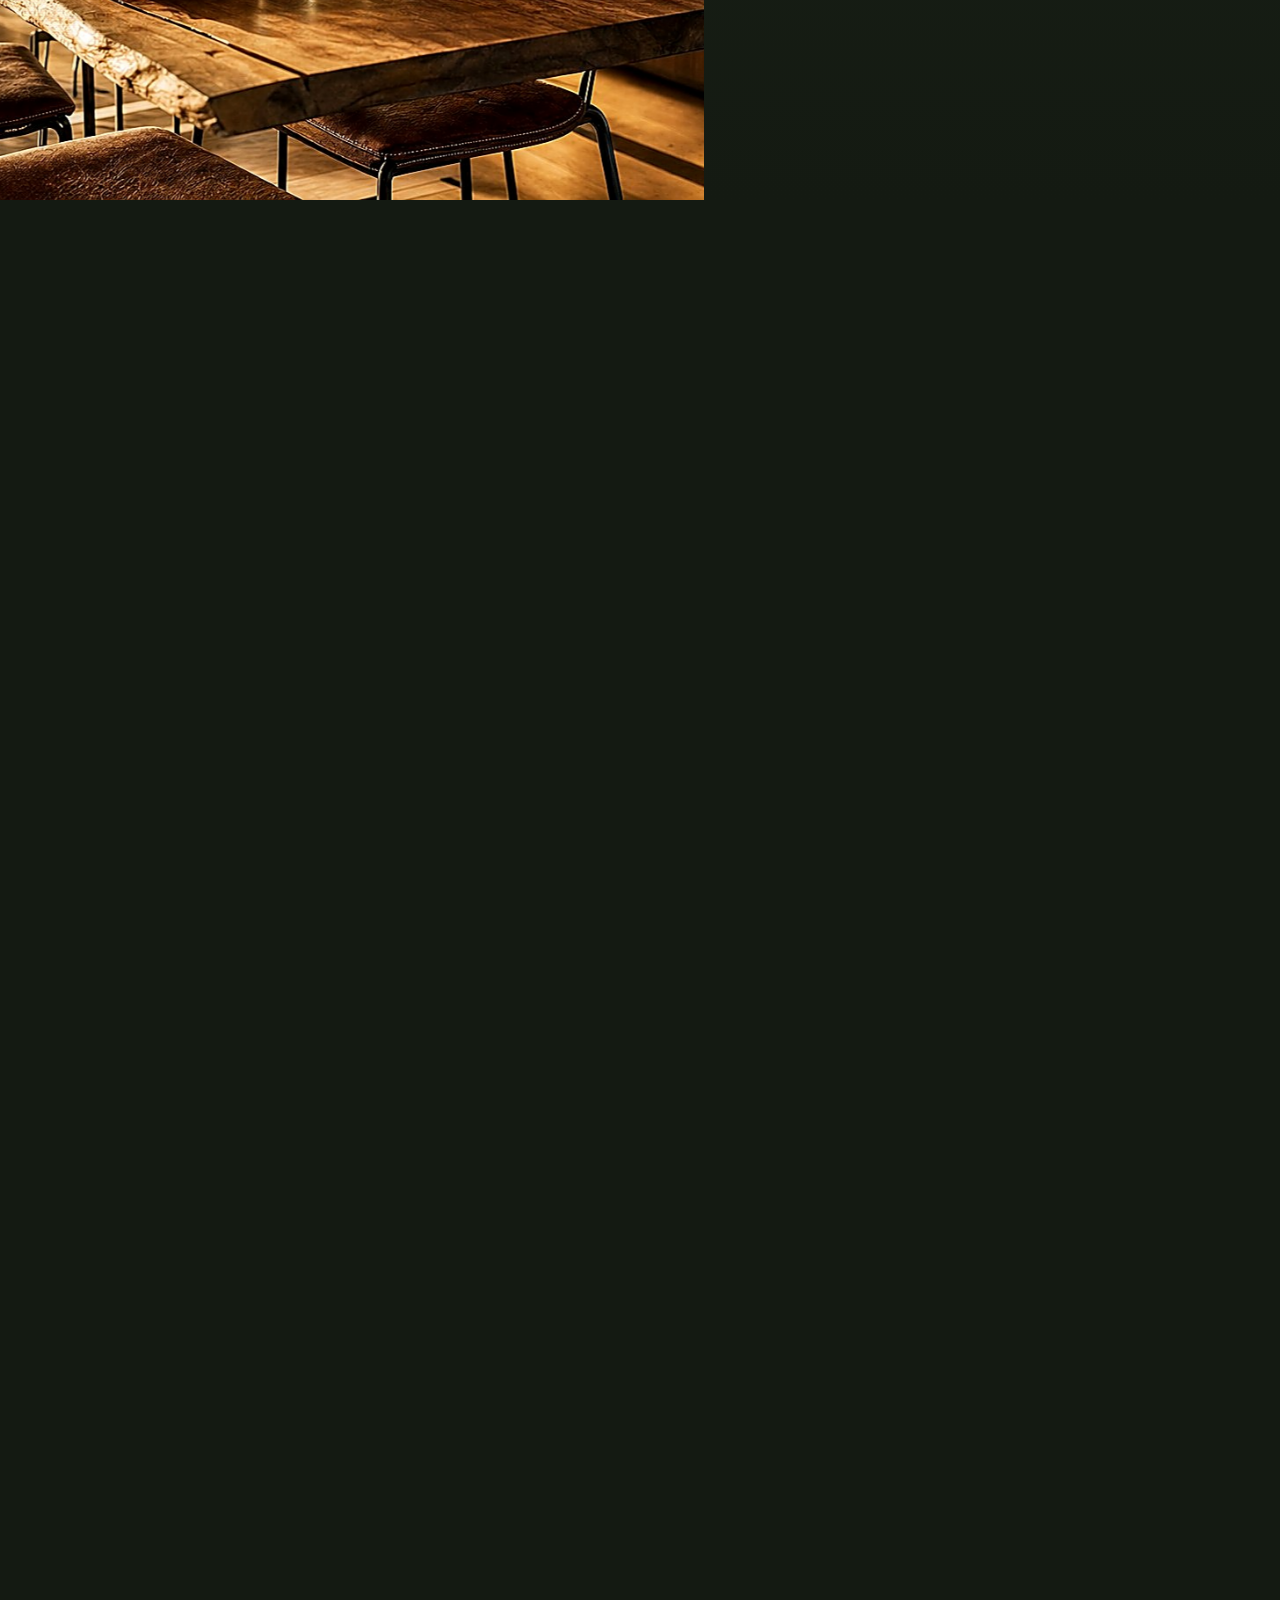
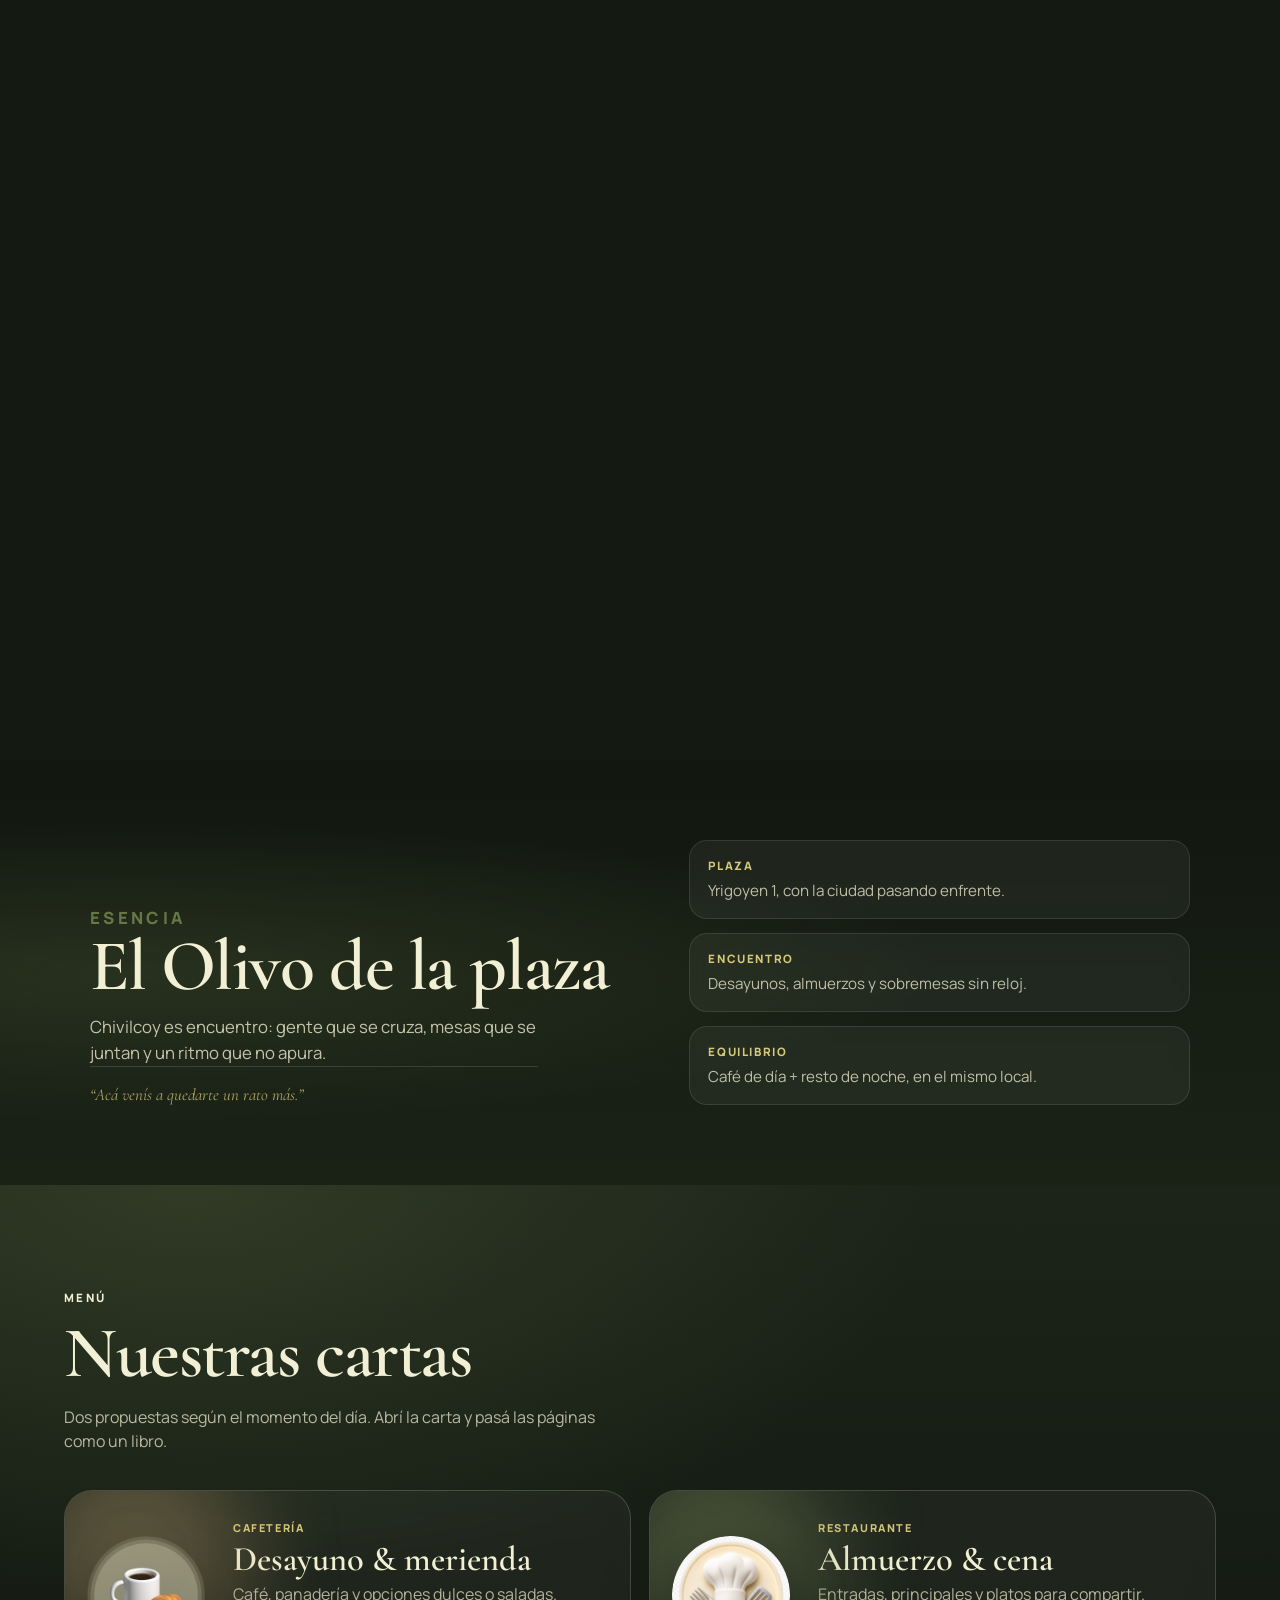
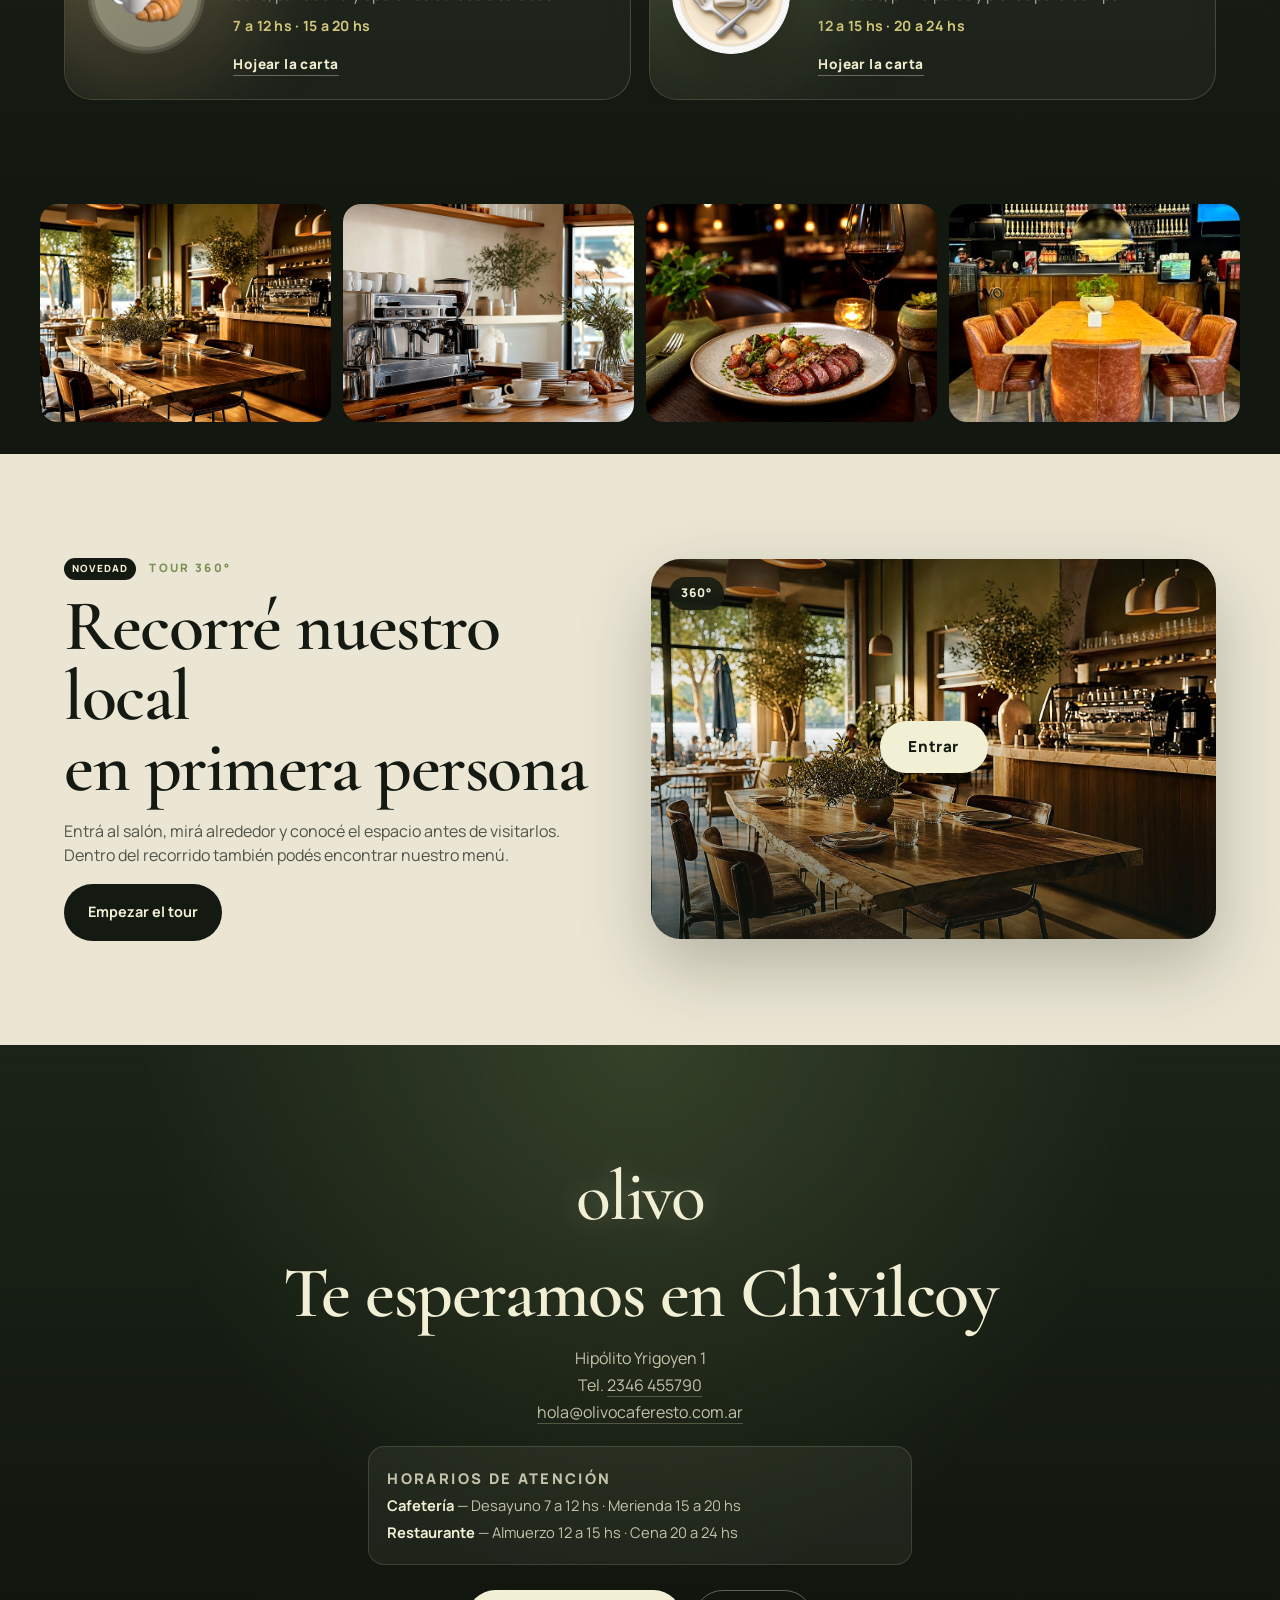
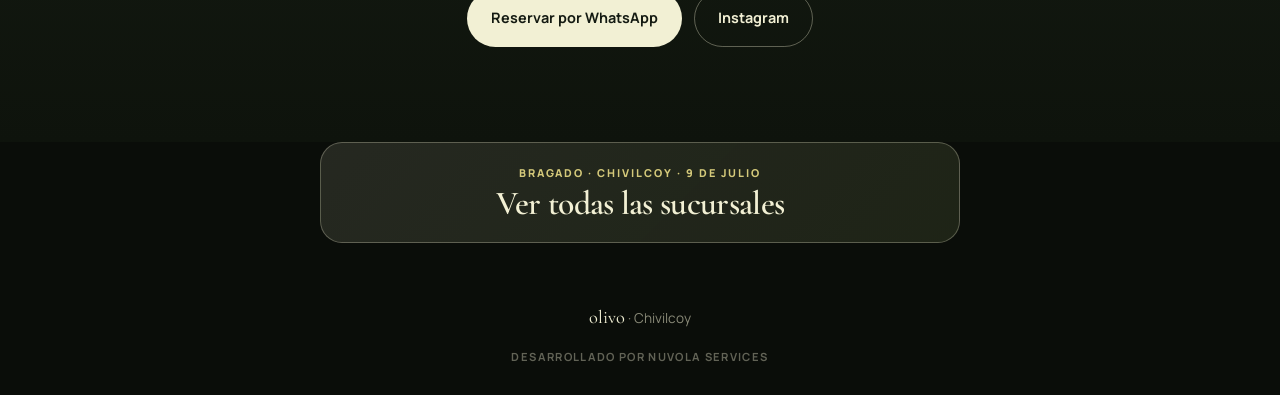
<file: chivilcoy/index.html>
<!DOCTYPE html>
<html lang="es">
<head>
  <meta charset="UTF-8" />
  <meta name="viewport" content="width=device-width, initial-scale=1.0" />
  <title>Olivo Café Resto · Chivilcoy</title>
  <meta name="description" content="Olivo Café Resto en Chivilcoy. Hipólito Yrigoyen 1. Reservá tu mesa y conocé el local." />
  <meta name="theme-color" content="#141a12" />
  <link rel="icon" type="image/svg+xml" href="../assets/img/logo.svg" />
  <link rel="preconnect" href="https://fonts.googleapis.com" />
  <link rel="preconnect" href="https://fonts.gstatic.com" crossorigin />
  <link href="https://fonts.googleapis.com/css2?family=Cormorant+Garamond:ital,wght@0,500;0,600;0,700;1,500&family=Manrope:wght@400;500;600;700;800&display=swap" rel="stylesheet" />
  <link rel="stylesheet" href="../assets/css/styles.css" />
  <link rel="stylesheet" href="../assets/css/branch.css" />
</head>
<body class="theme-chivilcoy">
  <div class="progress" id="scrollProgress" aria-hidden="true"><span></span></div>

  <header class="site-header" id="siteHeader">
    <a class="brand" href="#inicio" aria-label="Olivo inicio">
      <span class="brand__word">olivo</span>
      <span class="brand__sub">Chivilcoy</span>
    </a>
    <button class="nav-toggle" id="navToggle" type="button" aria-label="Abrir menú" aria-expanded="false">
      <span></span><span></span><span></span>
    </button>
    <nav class="site-nav" id="siteNav" aria-label="Principal">
      <a href="#inicio">Inicio</a>
      <a href="#experiencia">Experiencia</a>
      <a href="#menu">Menú</a>
      <a href="../vr/?autostart=1">Tour 360°</a>
      <a class="nav-cta" href="#reserva">Reservar</a>
    </nav>
  </header>

  <main>
    <section class="hero" id="inicio">
      <div class="hero__stage" data-parallax-root>
        <div class="hero__media" data-depth="0.1">
          <img src="../assets/img/exp-salon.jpg" alt="Salón de Olivo Café Resto en Chivilcoy" width="1536" height="1024" />
        </div>
        <div class="hero__veil"></div>
        <div class="hero__orb hero__orb--1" data-depth="0.28" aria-hidden="true"></div>
      </div>

      <div class="hero__content">
        <p class="branch-chip reveal" data-reveal>Plaza principal</p>
        <p class="hero__branch reveal" data-reveal>Chivilcoy</p>
        <h1 class="hero__brand reveal" data-reveal>olivo</h1>
        <p class="hero__tagline reveal" data-reveal>
          Frente a la plaza: el Olivo para encontrarse. Café de día, mesa larga de noche.
        </p>
        <div class="hero__actions reveal" data-reveal>
          <a class="btn btn--primary" href="#reserva">Reservar mesa</a>
          <a class="btn btn--primary" href="#menu">Menú</a>
          <a class="btn btn--ghost" href="../vr/?autostart=1">olivo 360°</a>
        </div>
        <dl class="hero__meta reveal" data-reveal>
          <div>
            <dt>Dirección</dt>
            <dd>Hipólito Yrigoyen 1</dd>
          </div>
          <div>
            <dt>Teléfono</dt>
            <dd><a href="tel:+542346455790">2346 455790</a></dd>
          </div>
        </dl>
        <div class="branch-bar reveal" data-reveal>
          <a href="../bragado/">Bragado</a>
          <a class="is-current" href="./">Chivilcoy</a>
          <a href="../nuevedejulio/">9 de Julio</a>
          <a href="../">Todas</a>
        </div>
      </div>

      <div class="hero__hint" aria-hidden="true"><span>Deslizá</span><i></i></div>
    </section>

    <section class="story" id="experiencia" aria-label="La experiencia Olivo">
      <div class="story__sticky">
        <div class="story__visual">
          <img src="../assets/img/exp-salon.jpg" alt="" class="story__img is-active" data-story-img data-slot="0" />
          <img src="../assets/img/exp-morning.jpg" alt="" class="story__img" data-story-img data-slot="1" />
          <img src="../assets/img/exp-dinner.jpg" alt="" class="story__img" data-story-img data-slot="2" />
          <div class="story__shade"></div>
        </div>
        <div class="story__copy">
          <p class="eyebrow">Experiencia</p>
          <p class="story__index" data-story-index>01 / 03</p>
          <h2 data-story-title>El salón, como en casa</h2>
          <p data-story-text>Mesas amplias, luz tibia y un ambiente pensado para charlar sin apuro.</p>
        </div>
      </div>

      <div class="story__panels">
        <article class="story__panel" data-story-panel
          data-title="El salón, como en casa"
          data-text="Mesas amplias, luz tibia y un ambiente pensado para charlar sin apuro."
          data-index="01 / 03"
          data-img="0">
          <img src="../assets/img/exp-salon.jpg" alt="Salón Olivo" loading="lazy" />
          <div>
            <h3>El salón, como en casa</h3>
            <p>Mesas amplias, luz tibia y un ambiente pensado para charlar sin apuro.</p>
          </div>
        </article>
        <article class="story__panel" data-story-panel
          data-title="Mañanas con aroma a café"
          data-text="Empezá el día con un espresso, medialunas y el ruido suave de la barra."
          data-index="02 / 03"
          data-img="1">
          <img src="../assets/img/exp-morning.jpg" alt="Barra de café Olivo" loading="lazy" />
          <div>
            <h3>Mañanas con aroma a café</h3>
            <p>Empezá el día con un espresso, medialunas y el ruido suave de la barra.</p>
          </div>
        </article>
        <article class="story__panel" data-story-panel
          data-title="Noches para quedarse"
          data-text="Cuando baja el sol, la mesa se pone más larga: platos, vino y buena compañía."
          data-index="03 / 03"
          data-img="2">
          <img src="../assets/img/exp-dinner.jpg" alt="Mesa de noche en Olivo" loading="lazy" />
          <div>
            <h3>Noches para quedarse</h3>
            <p>Cuando baja el sol, la mesa se pone más larga: platos, vino y buena compañía.</p>
          </div>
        </article>
      </div>
    </section>

    <section class="essence reveal-scope" aria-label="Esencia Chivilcoy">
      <div class="essence__grid">
        <div class="essence__lead reveal reveal--soft" data-reveal>
          <p class="eyebrow">Esencia</p>
          <h2>El Olivo de la plaza</h2>
          <p>Chivilcoy es encuentro: gente que se cruza, mesas que se juntan y un ritmo que no apura.</p>
          <p class="essence__quote">“Acá venís a quedarte un rato más.”</p>
        </div>
        <div class="essence__pills">
          <div class="essence__item reveal reveal--lift" data-reveal>
            <strong>Plaza</strong>
            <p>Yrigoyen 1, con la ciudad pasando enfrente.</p>
          </div>
          <div class="essence__item reveal reveal--lift" data-reveal>
            <strong>Encuentro</strong>
            <p>Desayunos, almuerzos y sobremesas sin reloj.</p>
          </div>
          <div class="essence__item reveal reveal--lift" data-reveal>
            <strong>Equilibrio</strong>
            <p>Café de día + resto de noche, en el mismo local.</p>
          </div>
        </div>
      </div>
    </section>

    <section class="cartas reveal-scope" id="menu">
      <div class="cartas__intro reveal reveal--soft" data-reveal>
        <p class="eyebrow">Menú</p>
        <h2>Nuestras cartas</h2>
        <p>Dos propuestas según el momento del día. Abrí la carta y pasá las páginas como un libro.</p>
      </div>
      <p class="cartas__hint" aria-hidden="true">Deslizá para ver más →</p>
      <div class="cartas__stage">
        <a class="carta carta--cafe reveal reveal--lift" data-reveal href="../carta/?carta=cafeteria">
          <div class="carta__glow" aria-hidden="true"></div>
          <img class="carta__icon" src="../assets/icons/breakfast.png" alt="" width="140" height="140" />
          <div class="carta__body">
            <span class="carta__tag">Cafetería</span>
            <h3>Desayuno &amp; merienda</h3>
            <p>Café, panadería y opciones dulces o saladas.</p>
            <p class="carta__hours">7 a 12 hs · 15 a 20 hs</p>
            <span class="carta__cta">Hojear la carta</span>
          </div>
        </a>

        <a class="carta carta--resto reveal reveal--lift" data-reveal href="../carta/?carta=restaurante">
          <div class="carta__glow" aria-hidden="true"></div>
          <img class="carta__icon carta__icon--round" src="../assets/icons/kitchen.png" alt="" width="140" height="140" />
          <div class="carta__body">
            <span class="carta__tag">Restaurante</span>
            <h3>Almuerzo &amp; cena</h3>
            <p>Entradas, principales y platos para compartir.</p>
            <p class="carta__hours">12 a 15 hs · 20 a 24 hs</p>
            <span class="carta__cta">Hojear la carta</span>
          </div>
        </a>
      </div>
    </section>

    <section class="gallery reveal reveal-scope" data-reveal aria-label="Ambientes Olivo">
      <div class="gallery__rail">
        <figure data-reveal-child><img src="../assets/img/exp-salon.jpg" alt="Salón Olivo" loading="lazy" /></figure>
        <figure data-reveal-child><img src="../assets/img/exp-morning.jpg" alt="Barra de café" loading="lazy" /></figure>
        <figure data-reveal-child><img src="../assets/img/exp-dinner.jpg" alt="Mesa de noche" loading="lazy" /></figure>
        <figure data-reveal-child><img src="../assets/img/interior.jpg" alt="Mesa central" loading="lazy" /></figure>
      </div>
    </section>

    <section class="portal reveal-scope" id="tour" aria-labelledby="portal-title">
      <div class="portal__rail">
        <div class="portal__panel reveal reveal--soft" data-reveal>
          <p class="eyebrow"><span class="eyebrow__new">Novedad</span> Tour 360°</p>
          <h2 id="portal-title">Recorré nuestro local<br />en primera persona</h2>
          <p>
            Entrá al salón, mirá alrededor y conocé el espacio antes de visitarlos.
            Dentro del recorrido también podés encontrar nuestro menú.
          </p>
          <a class="btn btn--dark" href="../vr/?autostart=1">Empezar el tour</a>
        </div>

        <a class="portal__screen reveal reveal--lift" data-reveal href="../vr/?autostart=1" aria-label="Recorrer el local en 360">
          <img src="../assets/img/exp-salon.jpg" alt="" />
          <div class="portal__overlay">
            <span class="portal__badge">360°</span>
            <span class="portal__play">Entrar</span>
          </div>
        </a>
      </div>
    </section>

    <section class="contact reveal-scope" id="reserva">
      <div class="contact__inner reveal reveal--lift" data-reveal>
        <p class="contact__brand">olivo</p>
        <h2>Te esperamos en Chivilcoy</h2>
        <p class="contact__addr">
          Hipólito Yrigoyen 1<br />
          Tel. <a href="tel:+542346455790">2346 455790</a><br />
          <a href="mailto:hola@olivocaferesto.com.ar">hola@olivocaferesto.com.ar</a>
        </p>
        <div class="contact__hours">
          <p class="contact__hours-title">Horarios de atención</p>
          <p><strong>Cafetería</strong> — Desayuno 7 a 12 hs · Merienda 15 a 20 hs</p>
          <p><strong>Restaurante</strong> — Almuerzo 12 a 15 hs · Cena 20 a 24 hs</p>
        </div>
        <div class="contact__actions">
          <a class="btn btn--primary" href="https://wa.me/5492346455790?text=Hola%20Olivo%2C%20quiero%20consultar%20por%20una%20reserva" target="_blank" rel="noopener">Reservar por WhatsApp</a>
          <a class="btn btn--ghost" href="https://www.instagram.com/olivo_cafe_resto" target="_blank" rel="noopener">Instagram</a>
        </div>
      </div>
    </section>
  </main>

  <section class="hub-jump">
    <a class="hub-jump__btn" href="../">
      <span>Bragado · Chivilcoy · 9 de Julio</span>
      <strong>Ver todas las sucursales</strong>
    </a>
  </section>

  <footer class="site-footer">
    <p><span class="site-footer__brand">olivo</span> · Chivilcoy</p>
    <a class="site-footer__credit" href="https://www.nuvola.services" target="_blank" rel="noopener noreferrer">
      DESARROLLADO POR NUVOLA SERVICES
    </a>
  </footer>

  <a class="wa-float" href="https://wa.me/5492346455790?text=Hola%20Olivo%2C%20quiero%20consultar%20por%20una%20reserva" target="_blank" rel="noopener" aria-label="WhatsApp">
    <svg viewBox="0 0 32 32" aria-hidden="true"><path fill="currentColor" d="M16.1 3C9.5 3 4.1 8.3 4.1 14.9c0 2.1.6 4.1 1.6 5.9L4 28l7.4-1.9c1.7.9 3.6 1.4 5.6 1.4 6.6 0 11.9-5.3 11.9-11.9S22.7 3 16.1 3zm0 21.7c-1.8 0-3.5-.5-5-1.3l-.4-.2-4.4 1.1 1.2-4.3-.2-.4c-1-1.6-1.5-3.4-1.5-5.3 0-5.5 4.5-9.9 10-9.9s10 4.4 10 9.9-4.4 10.4-9.7 10.4zm5.5-7.4c-.3-.1-1.8-.9-2.1-1-.3-.1-.5-.2-.7.1-.2.3-.8 1-.9 1.2-.2.2-.3.2-.6.1-.3-.1-1.3-.5-2.4-1.5-.9-.8-1.5-1.8-1.7-2.1-.2-.3 0-.5.1-.6.1-.1.3-.3.4-.5.1-.2.2-.3.3-.5.1-.2 0-.4 0-.5 0-.1-.7-1.7-1-2.3-.2-.6-.5-.5-.7-.5h-.6c-.2 0-.5.1-.8.4-.3.3-1 1-1 2.4s1 2.8 1.2 3c.1.2 2 3.1 4.9 4.3.7.3 1.2.5 1.6.6.7.2 1.3.2 1.8.1.5-.1 1.8-.7 2-1.4.2-.7.2-1.3.2-1.4 0-.2-.2-.3-.5-.4z"/></svg>
  </a>

  <script src="../assets/js/main.js" defer></script>
</body>
</html>
</file>
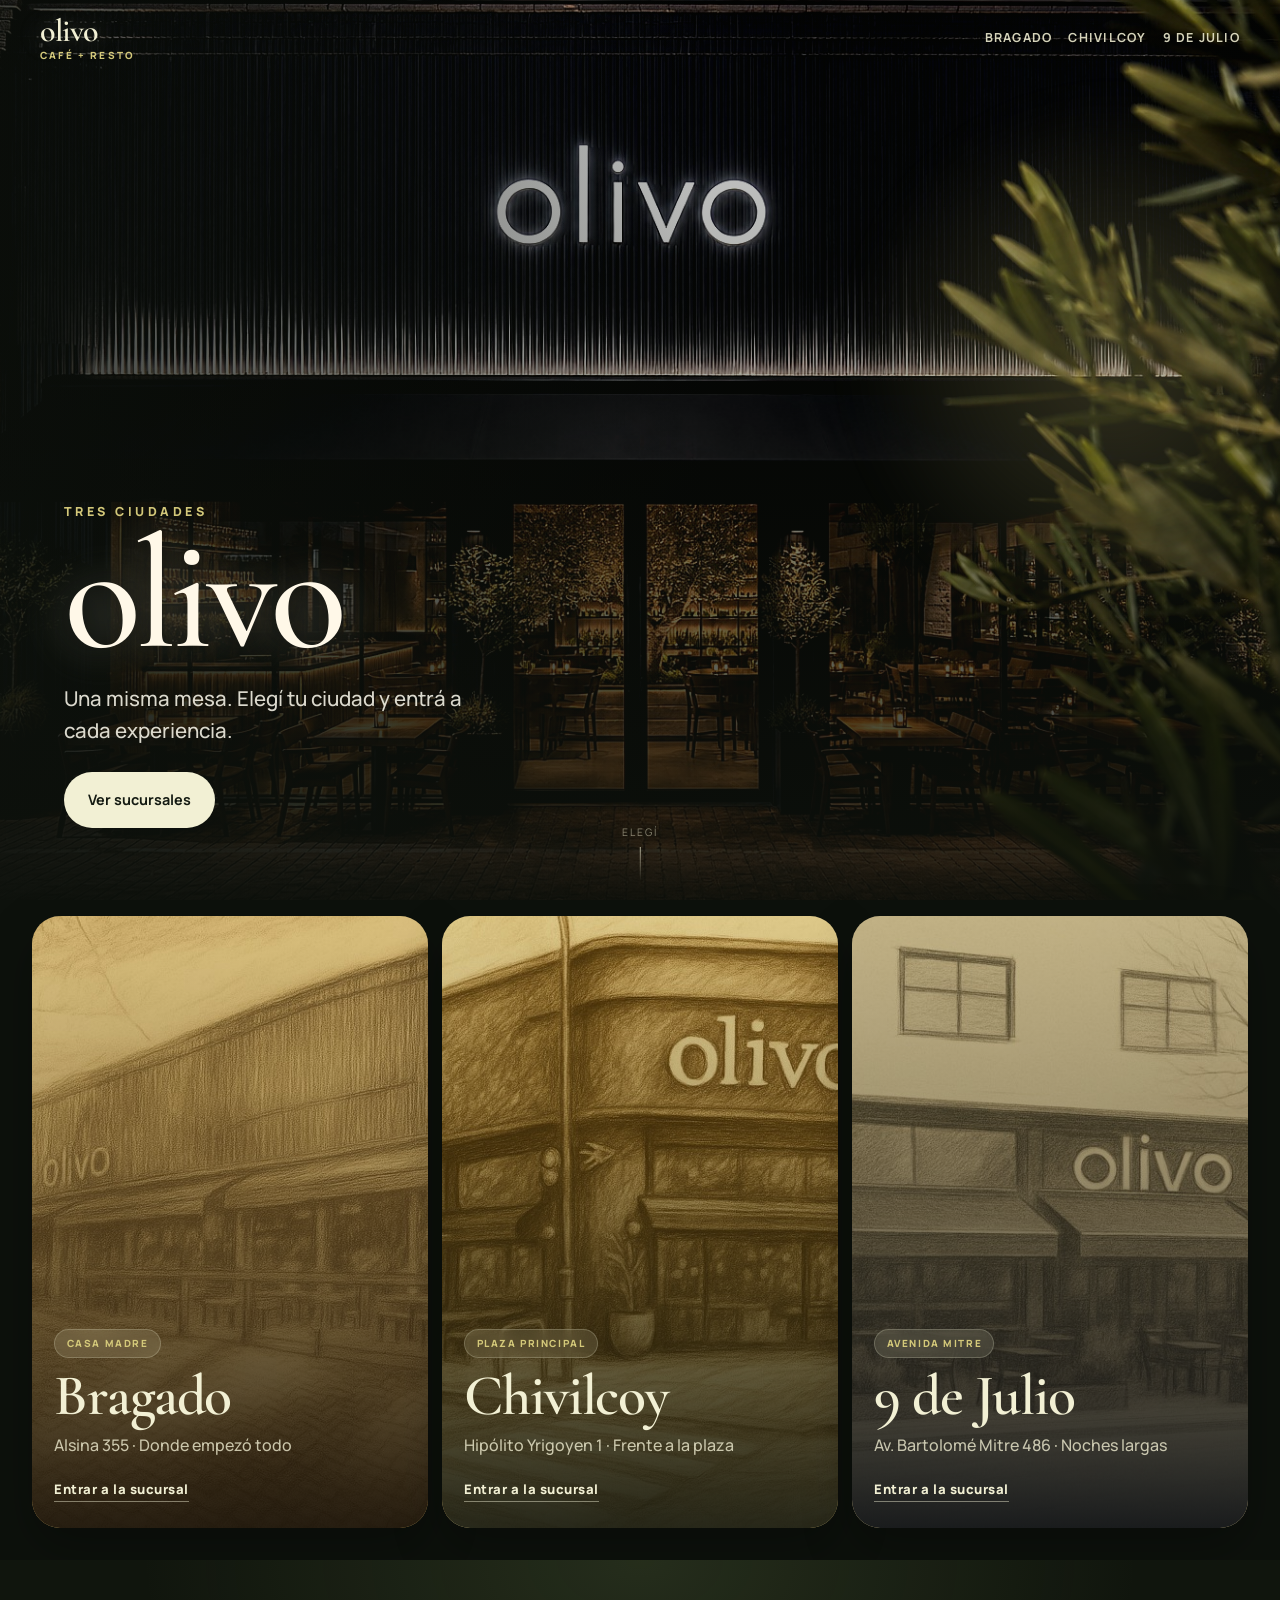
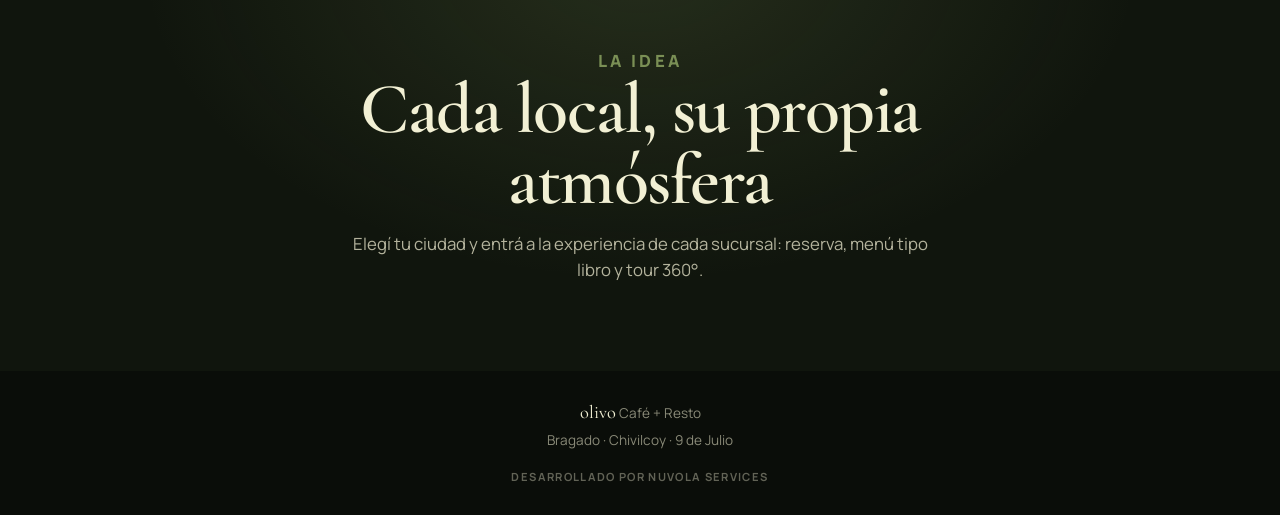
<file: multisucursal/index.html>
<!DOCTYPE html>
<html lang="es">
<head>
  <meta charset="UTF-8" />
  <meta http-equiv="refresh" content="0; url=../" />
  <link rel="canonical" href="../" />
  <title>Olivo Café Resto</title>
  <script>location.replace('../');</script>
</head>
<body>
  <p style="font-family: system-ui; padding: 2rem;"><a href="../">Ir al inicio Olivo</a></p>
</body>
</html>
</file>
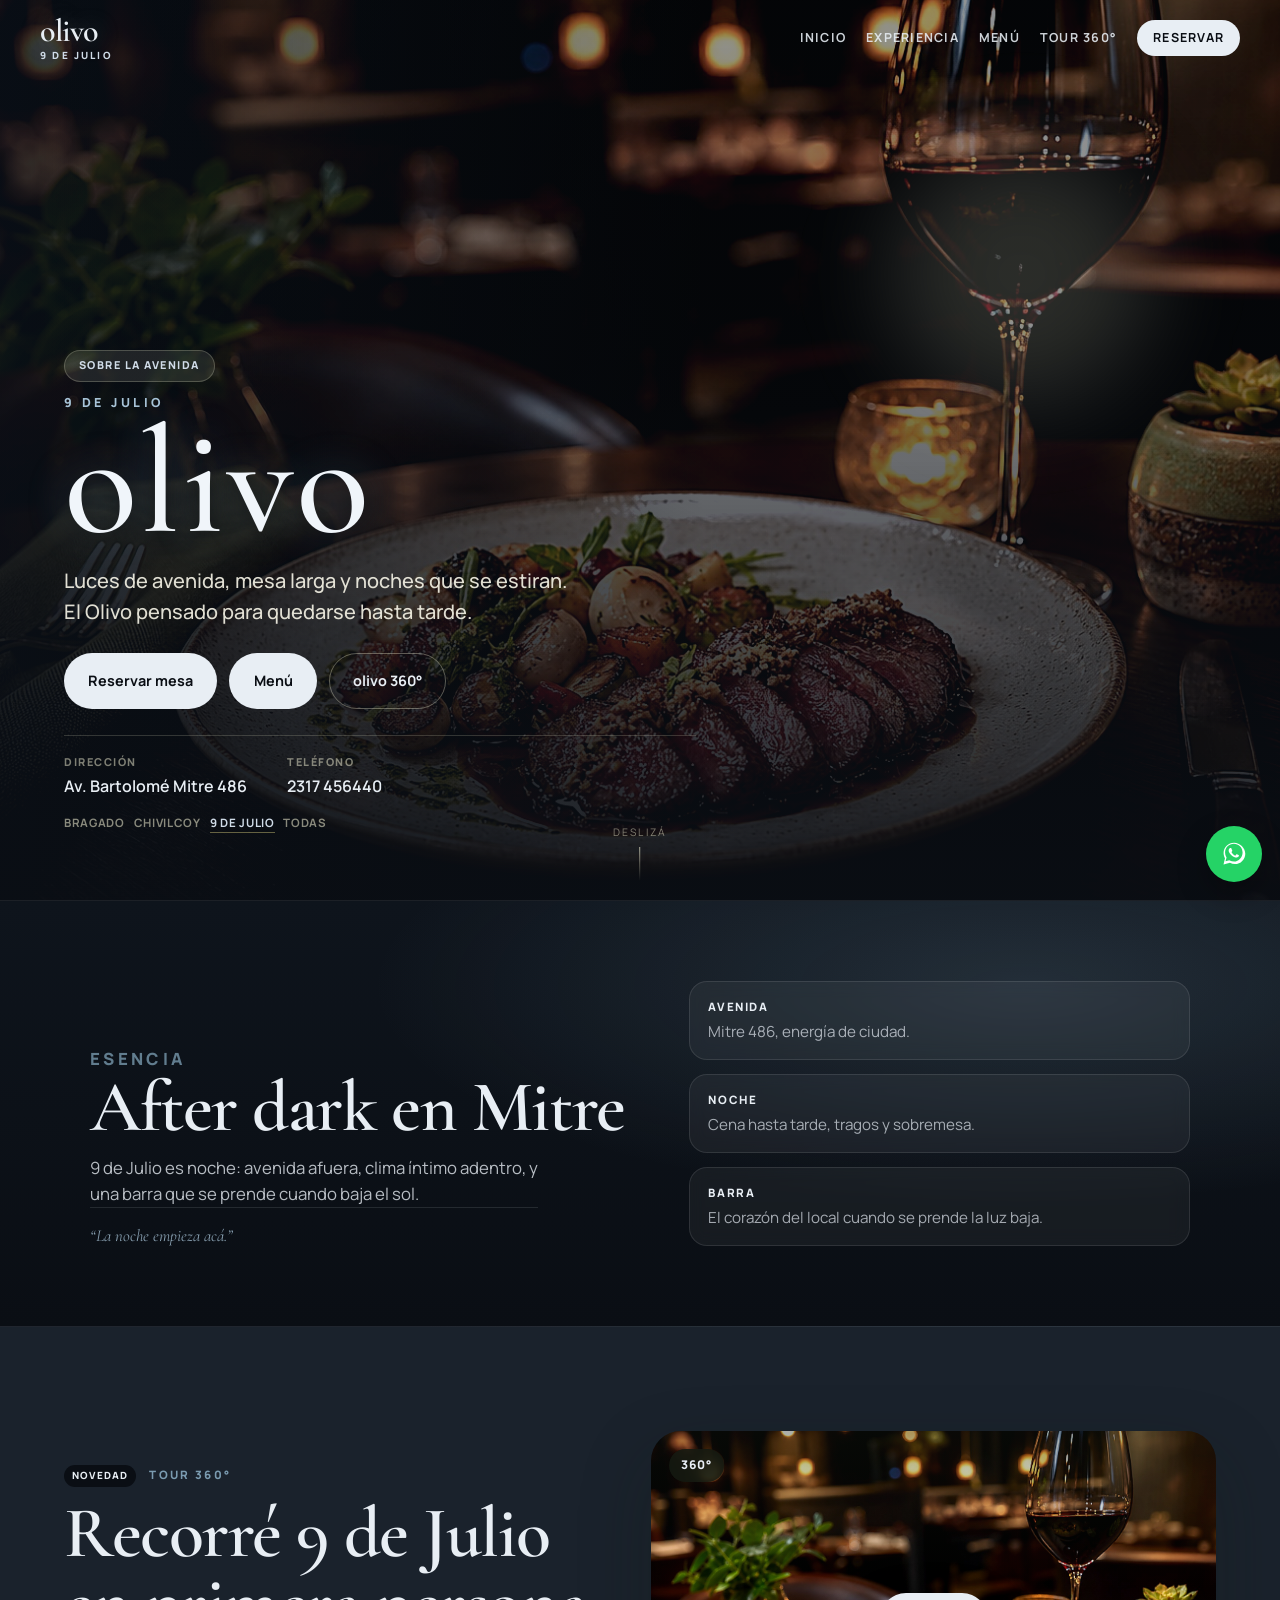
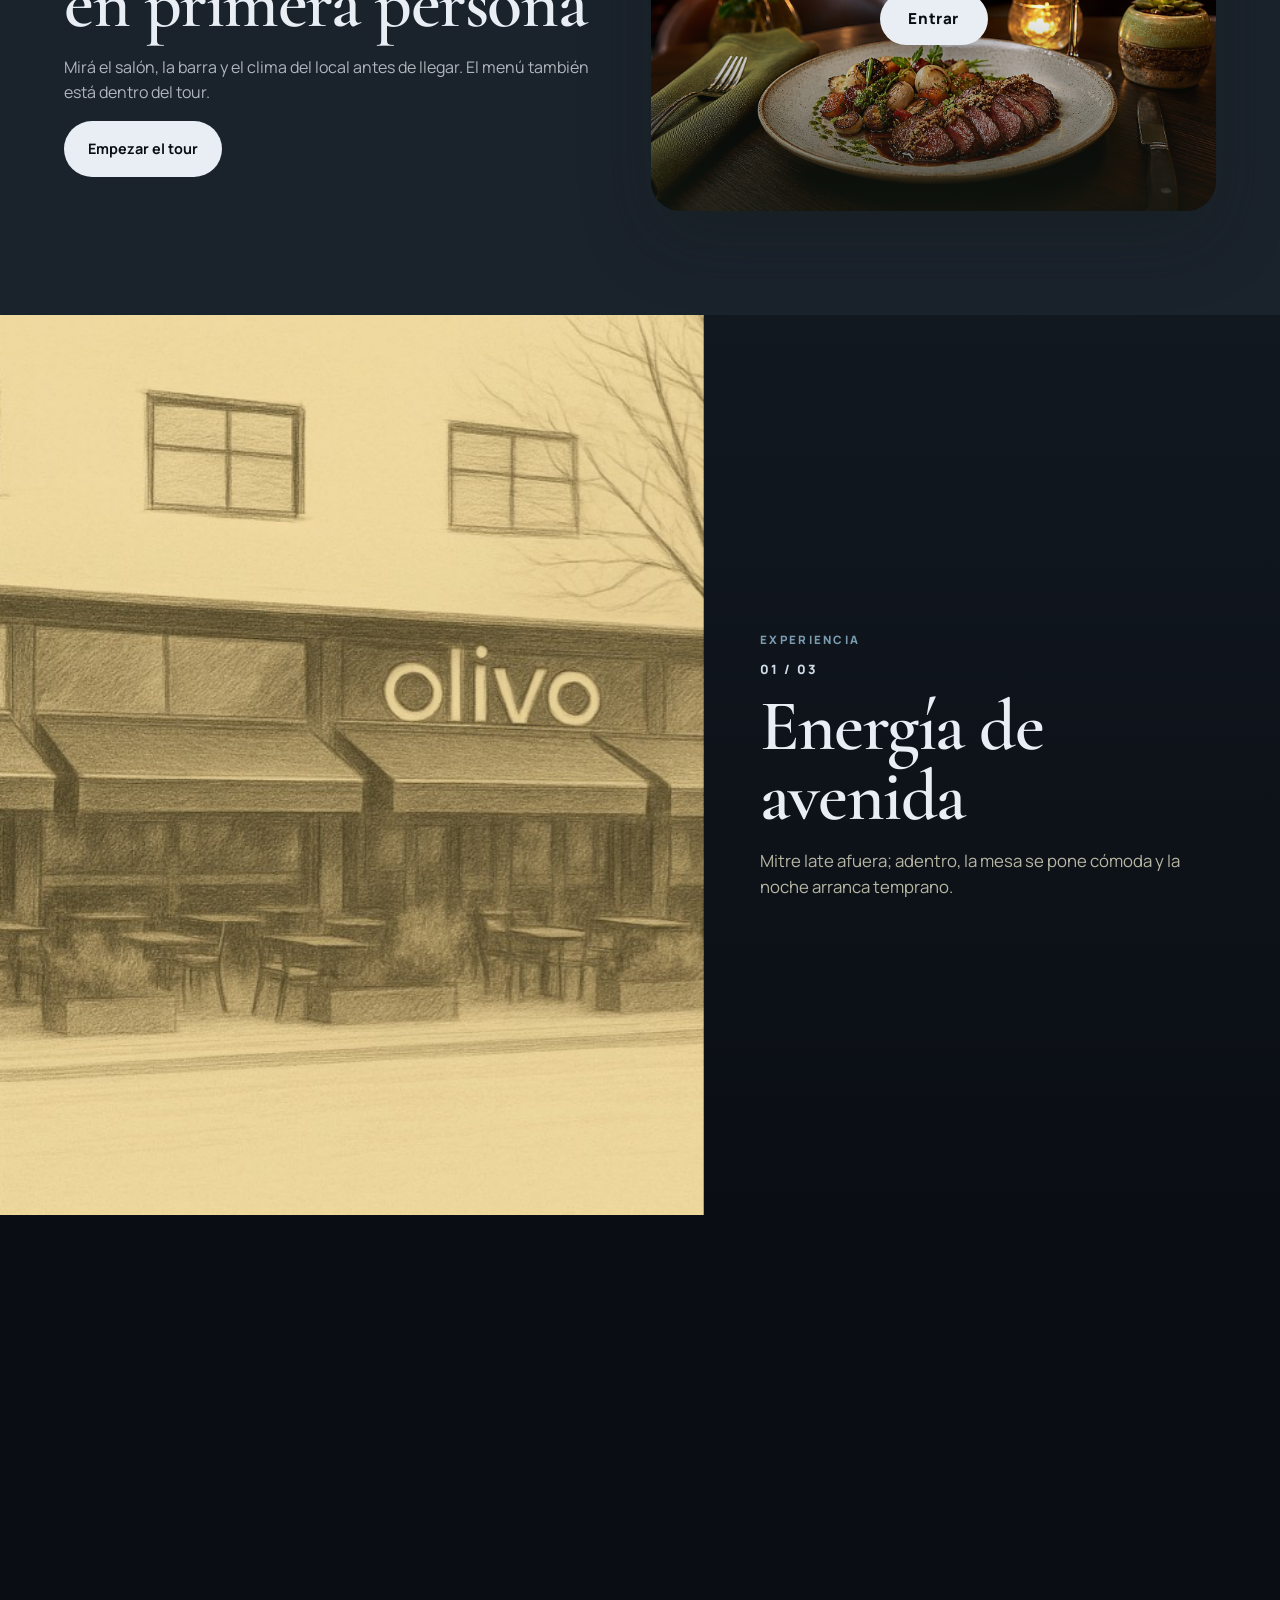
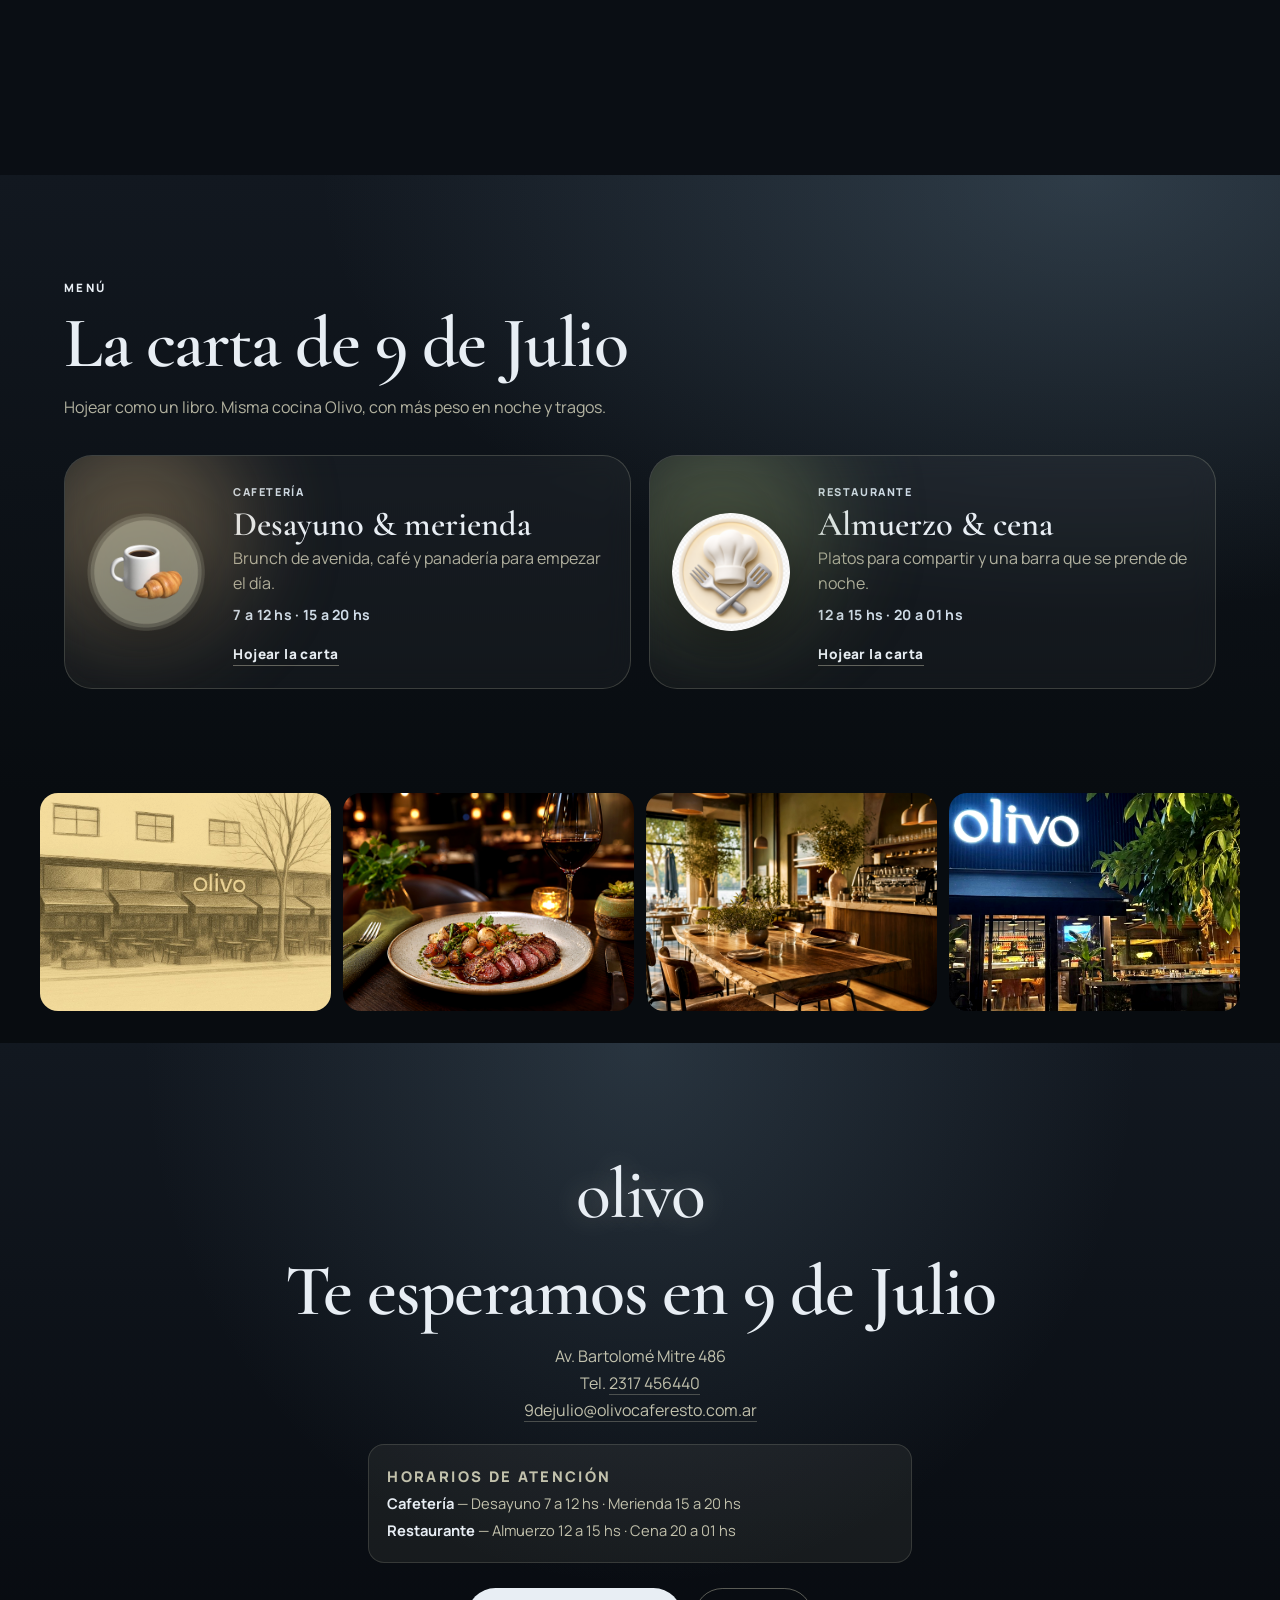
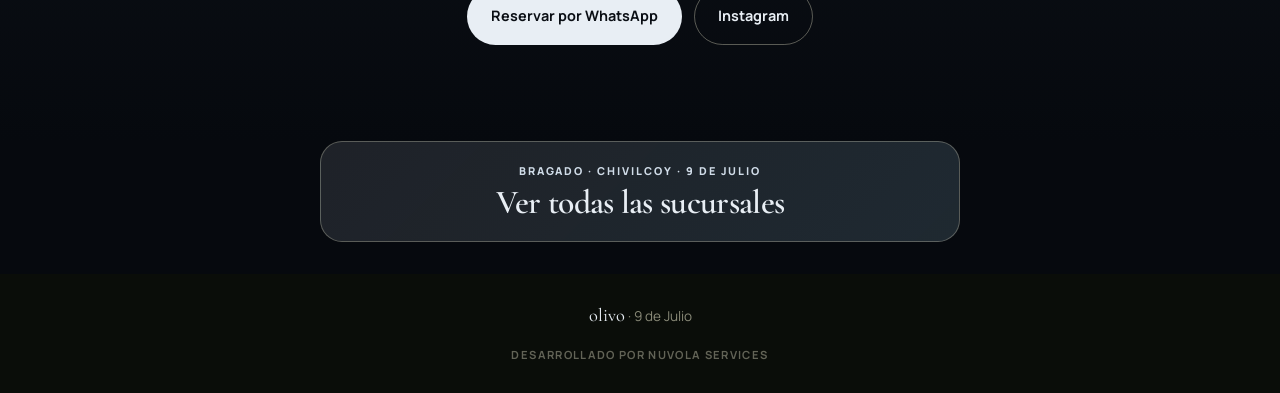
<file: nuevedejulio/index.html>
<!DOCTYPE html>
<html lang="es">
<head>
  <meta charset="UTF-8" />
  <meta name="viewport" content="width=device-width, initial-scale=1.0" />
  <title>Olivo Café Resto · 9 de Julio</title>
  <meta name="description" content="Olivo Café Resto en 9 de Julio. Av. Bartolomé Mitre 486. Reservá tu mesa y conocé el local." />
  <meta name="theme-color" content="#0c1014" />
  <link rel="icon" type="image/svg+xml" href="../assets/img/logo.svg" />
  <link rel="preconnect" href="https://fonts.googleapis.com" />
  <link rel="preconnect" href="https://fonts.gstatic.com" crossorigin />
  <link href="https://fonts.googleapis.com/css2?family=Cormorant+Garamond:ital,wght@0,500;0,600;0,700;1,500&family=Manrope:wght@400;500;600;700;800&display=swap" rel="stylesheet" />
  <link rel="stylesheet" href="../assets/css/styles.css" />
  <link rel="stylesheet" href="../assets/css/branch.css" />
</head>
<body class="theme-nuevedejulio">
  <div class="progress" id="scrollProgress" aria-hidden="true"><span></span></div>

  <header class="site-header" id="siteHeader">
    <a class="brand" href="#inicio" aria-label="Olivo 9 de Julio">
      <span class="brand__word">olivo</span>
      <span class="brand__sub">9 de Julio</span>
    </a>
    <button class="nav-toggle" id="navToggle" type="button" aria-label="Abrir menú" aria-expanded="false">
      <span></span><span></span><span></span>
    </button>
    <nav class="site-nav" id="siteNav" aria-label="Principal">
      <a href="#inicio">Inicio</a>
      <a href="#experiencia">Experiencia</a>
      <a href="#menu">Menú</a>
      <a href="../vr/?autostart=1">Tour 360°</a>
      <a class="nav-cta" href="#reserva">Reservar</a>
    </nav>
  </header>

  <main>
    <section class="hero" id="inicio">
      <div class="hero__stage" data-parallax-root>
        <div class="hero__media" data-depth="0.1">
          <img src="../assets/img/exp-dinner.jpg" alt="Noche en Olivo 9 de Julio" width="1536" height="1024" />
        </div>
        <div class="hero__veil"></div>
        <div class="hero__orb hero__orb--1" data-depth="0.28" aria-hidden="true"></div>
      </div>

      <div class="hero__content">
        <p class="branch-chip reveal" data-reveal>Sobre la avenida</p>
        <p class="hero__branch reveal" data-reveal>9 de Julio</p>
        <h1 class="hero__brand reveal" data-reveal>olivo</h1>
        <p class="hero__tagline reveal" data-reveal>
          Luces de avenida, mesa larga y noches que se estiran. El Olivo pensado para quedarse hasta tarde.
        </p>
        <div class="hero__actions reveal" data-reveal>
          <a class="btn btn--primary" href="#reserva">Reservar mesa</a>
          <a class="btn btn--primary" href="#menu">Menú</a>
          <a class="btn btn--ghost" href="../vr/?autostart=1">olivo 360°</a>
        </div>
        <dl class="hero__meta reveal" data-reveal>
          <div>
            <dt>Dirección</dt>
            <dd>Av. Bartolomé Mitre 486</dd>
          </div>
          <div>
            <dt>Teléfono</dt>
            <dd><a href="tel:+542317456440">2317 456440</a></dd>
          </div>
        </dl>
        <div class="branch-bar reveal" data-reveal>
          <a href="../bragado/">Bragado</a>
          <a href="../chivilcoy/">Chivilcoy</a>
          <a class="is-current" href="./">9 de Julio</a>
          <a href="../">Todas</a>
        </div>
      </div>

      <div class="hero__hint" aria-hidden="true"><span>Deslizá</span><i></i></div>
    </section>

    <section class="essence reveal-scope" aria-label="Esencia 9 de Julio">
      <div class="essence__grid">
        <div class="essence__lead reveal reveal--soft" data-reveal>
          <p class="eyebrow">Esencia</p>
          <h2>After dark en Mitre</h2>
          <p>9 de Julio es noche: avenida afuera, clima íntimo adentro, y una barra que se prende cuando baja el sol.</p>
          <p class="essence__quote">“La noche empieza acá.”</p>
        </div>
        <div class="essence__pills">
          <div class="essence__item reveal reveal--lift" data-reveal>
            <strong>Avenida</strong>
            <p>Mitre 486, energía de ciudad.</p>
          </div>
          <div class="essence__item reveal reveal--lift" data-reveal>
            <strong>Noche</strong>
            <p>Cena hasta tarde, tragos y sobremesa.</p>
          </div>
          <div class="essence__item reveal reveal--lift" data-reveal>
            <strong>Barra</strong>
            <p>El corazón del local cuando se prende la luz baja.</p>
          </div>
        </div>
      </div>
    </section>

    <section class="portal reveal-scope" id="tour" aria-labelledby="portal-title">
      <div class="portal__rail">
        <div class="portal__panel reveal reveal--soft" data-reveal>
          <p class="eyebrow"><span class="eyebrow__new">Novedad</span> Tour 360°</p>
          <h2 id="portal-title">Recorré 9 de Julio<br />en primera persona</h2>
          <p>
            Mirá el salón, la barra y el clima del local antes de llegar. El menú también está dentro del tour.
          </p>
          <a class="btn btn--dark" href="../vr/?autostart=1">Empezar el tour</a>
        </div>

        <a class="portal__screen reveal reveal--lift" data-reveal href="../vr/?autostart=1" aria-label="Recorrer 9 de Julio en 360">
          <img src="../assets/img/exp-dinner.jpg" alt="" />
          <div class="portal__overlay">
            <span class="portal__badge">360°</span>
            <span class="portal__play">Entrar</span>
          </div>
        </a>
      </div>
    </section>

    <section class="story" id="experiencia" aria-label="La experiencia Olivo 9 de Julio">
      <div class="story__sticky">
        <div class="story__visual">
          <img src="../assets/img/sucursal-3.jpg" alt="" class="story__img is-active" data-story-img data-slot="0" />
          <img src="../assets/img/ambiance.jpg" alt="" class="story__img" data-story-img data-slot="1" />
          <img src="../assets/img/gallery-2.jpg" alt="" class="story__img" data-story-img data-slot="2" />
          <div class="story__shade"></div>
        </div>
        <div class="story__copy">
          <p class="eyebrow">Experiencia</p>
          <p class="story__index" data-story-index>01 / 03</p>
          <h2 data-story-title>Energía de avenida</h2>
          <p data-story-text>Mitre late afuera; adentro, la mesa se pone cómoda y la noche arranca temprano.</p>
        </div>
      </div>

      <div class="story__panels">
        <article class="story__panel" data-story-panel
          data-title="Energía de avenida"
          data-text="Mitre late afuera; adentro, la mesa se pone cómoda y la noche arranca temprano."
          data-index="01 / 03"
          data-img="0">
          <img src="../assets/img/sucursal-3.jpg" alt="Olivo 9 de Julio" loading="lazy" />
          <div>
            <h3>Energía de avenida</h3>
            <p>Mitre late afuera; adentro, la mesa se pone cómoda y la noche arranca temprano.</p>
          </div>
        </article>
        <article class="story__panel" data-story-panel
          data-title="Clima para quedarse"
          data-text="Luz baja, tragos y una carta pensada para compartir sin mirar el reloj."
          data-index="02 / 03"
          data-img="1">
          <img src="../assets/img/ambiance.jpg" alt="Ambiente nocturno" loading="lazy" />
          <div>
            <h3>Clima para quedarse</h3>
            <p>Luz baja, tragos y una carta pensada para compartir sin mirar el reloj.</p>
          </div>
        </article>
        <article class="story__panel" data-story-panel
          data-title="Noches de 9 de Julio"
          data-text="De viernes a domingo el salón se llena: amigos, cumpleaños y sobremesas largas."
          data-index="03 / 03"
          data-img="2">
          <img src="../assets/img/gallery-2.jpg" alt="Mesa de noche" loading="lazy" />
          <div>
            <h3>Noches de 9 de Julio</h3>
            <p>De viernes a domingo el salón se llena: amigos, cumpleaños y sobremesas largas.</p>
          </div>
        </article>
      </div>
    </section>

    <section class="cartas reveal-scope" id="menu">
      <div class="cartas__intro reveal reveal--soft" data-reveal>
        <p class="eyebrow">Menú</p>
        <h2>La carta de 9 de Julio</h2>
        <p>Hojear como un libro. Misma cocina Olivo, con más peso en noche y tragos.</p>
      </div>
      <p class="cartas__hint" aria-hidden="true">Deslizá para ver más →</p>
      <div class="cartas__stage">
        <a class="carta carta--cafe reveal reveal--lift" data-reveal href="../carta/?carta=cafeteria">
          <div class="carta__glow" aria-hidden="true"></div>
          <img class="carta__icon" src="../assets/icons/breakfast.png" alt="" width="140" height="140" />
          <div class="carta__body">
            <span class="carta__tag">Cafetería</span>
            <h3>Desayuno &amp; merienda</h3>
            <p>Brunch de avenida, café y panadería para empezar el día.</p>
            <p class="carta__hours">7 a 12 hs · 15 a 20 hs</p>
            <span class="carta__cta">Hojear la carta</span>
          </div>
        </a>

        <a class="carta carta--resto reveal reveal--lift" data-reveal href="../carta/?carta=restaurante">
          <div class="carta__glow" aria-hidden="true"></div>
          <img class="carta__icon carta__icon--round" src="../assets/icons/kitchen.png" alt="" width="140" height="140" />
          <div class="carta__body">
            <span class="carta__tag">Restaurante</span>
            <h3>Almuerzo &amp; cena</h3>
            <p>Platos para compartir y una barra que se prende de noche.</p>
            <p class="carta__hours">12 a 15 hs · 20 a 01 hs</p>
            <span class="carta__cta">Hojear la carta</span>
          </div>
        </a>
      </div>
    </section>

    <section class="gallery reveal reveal-scope" data-reveal aria-label="Ambientes 9 de Julio">
      <div class="gallery__rail">
        <figure data-reveal-child><img src="../assets/img/sucursal-3.jpg" alt="Fachada 9 de Julio" loading="lazy" /></figure>
        <figure data-reveal-child><img src="../assets/img/exp-dinner.jpg" alt="Cena" loading="lazy" /></figure>
        <figure data-reveal-child><img src="../assets/img/ambiance.jpg" alt="Ambiente" loading="lazy" /></figure>
        <figure data-reveal-child><img src="../assets/img/gallery-3.jpg" alt="Detalle" loading="lazy" /></figure>
      </div>
    </section>

    <section class="contact reveal-scope" id="reserva">
      <div class="contact__inner reveal reveal--lift" data-reveal>
        <p class="contact__brand">olivo</p>
        <h2>Te esperamos en 9 de Julio</h2>
        <p class="contact__addr">
          Av. Bartolomé Mitre 486<br />
          Tel. <a href="tel:+542317456440">2317 456440</a><br />
          <a href="mailto:9dejulio@olivocaferesto.com.ar">9dejulio@olivocaferesto.com.ar</a>
        </p>
        <div class="contact__hours">
          <p class="contact__hours-title">Horarios de atención</p>
          <p><strong>Cafetería</strong> — Desayuno 7 a 12 hs · Merienda 15 a 20 hs</p>
          <p><strong>Restaurante</strong> — Almuerzo 12 a 15 hs · Cena 20 a 01 hs</p>
        </div>
        <div class="contact__actions">
          <a class="btn btn--primary" href="https://wa.me/5492317456440?text=Hola%20Olivo%209%20de%20Julio%2C%20quiero%20consultar%20por%20una%20reserva" target="_blank" rel="noopener">Reservar por WhatsApp</a>
          <a class="btn btn--ghost" href="https://www.instagram.com/olivo_cafe_resto" target="_blank" rel="noopener">Instagram</a>
        </div>
      </div>
    </section>
  </main>

  <section class="hub-jump">
    <a class="hub-jump__btn" href="../">
      <span>Bragado · Chivilcoy · 9 de Julio</span>
      <strong>Ver todas las sucursales</strong>
    </a>
  </section>

  <footer class="site-footer">
    <p><span class="site-footer__brand">olivo</span> · 9 de Julio</p>
    <a class="site-footer__credit" href="https://www.nuvola.services" target="_blank" rel="noopener noreferrer">
      DESARROLLADO POR NUVOLA SERVICES
    </a>
  </footer>

  <a class="wa-float" href="https://wa.me/5492317456440?text=Hola%20Olivo%209%20de%20Julio%2C%20quiero%20consultar%20por%20una%20reserva" target="_blank" rel="noopener" aria-label="WhatsApp">
    <svg viewBox="0 0 32 32" aria-hidden="true"><path fill="currentColor" d="M16.1 3C9.5 3 4.1 8.3 4.1 14.9c0 2.1.6 4.1 1.6 5.9L4 28l7.4-1.9c1.7.9 3.6 1.4 5.6 1.4 6.6 0 11.9-5.3 11.9-11.9S22.7 3 16.1 3zm0 21.7c-1.8 0-3.5-.5-5-1.3l-.4-.2-4.4 1.1 1.2-4.3-.2-.4c-1-1.6-1.5-3.4-1.5-5.3 0-5.5 4.5-9.9 10-9.9s10 4.4 10 9.9-4.4 10.4-9.7 10.4zm5.5-7.4c-.3-.1-1.8-.9-2.1-1-.3-.1-.5-.2-.7.1-.2.3-.8 1-.9 1.2-.2.2-.3.2-.6.1-.3-.1-1.3-.5-2.4-1.5-.9-.8-1.5-1.8-1.7-2.1-.2-.3 0-.5.1-.6.1-.1.3-.3.4-.5.1-.2.2-.3.3-.5.1-.2 0-.4 0-.5 0-.1-.7-1.7-1-2.3-.2-.6-.5-.5-.7-.5h-.6c-.2 0-.5.1-.8.4-.3.3-1 1-1 2.4s1 2.8 1.2 3c.1.2 2 3.1 4.9 4.3.7.3 1.2.5 1.6.6.7.2 1.3.2 1.8.1.5-.1 1.8-.7 2-1.4.2-.7.2-1.3.2-1.4 0-.2-.2-.3-.5-.4z"/></svg>
  </a>

  <script src="../assets/js/main.js" defer></script>
</body>
</html>
</file>
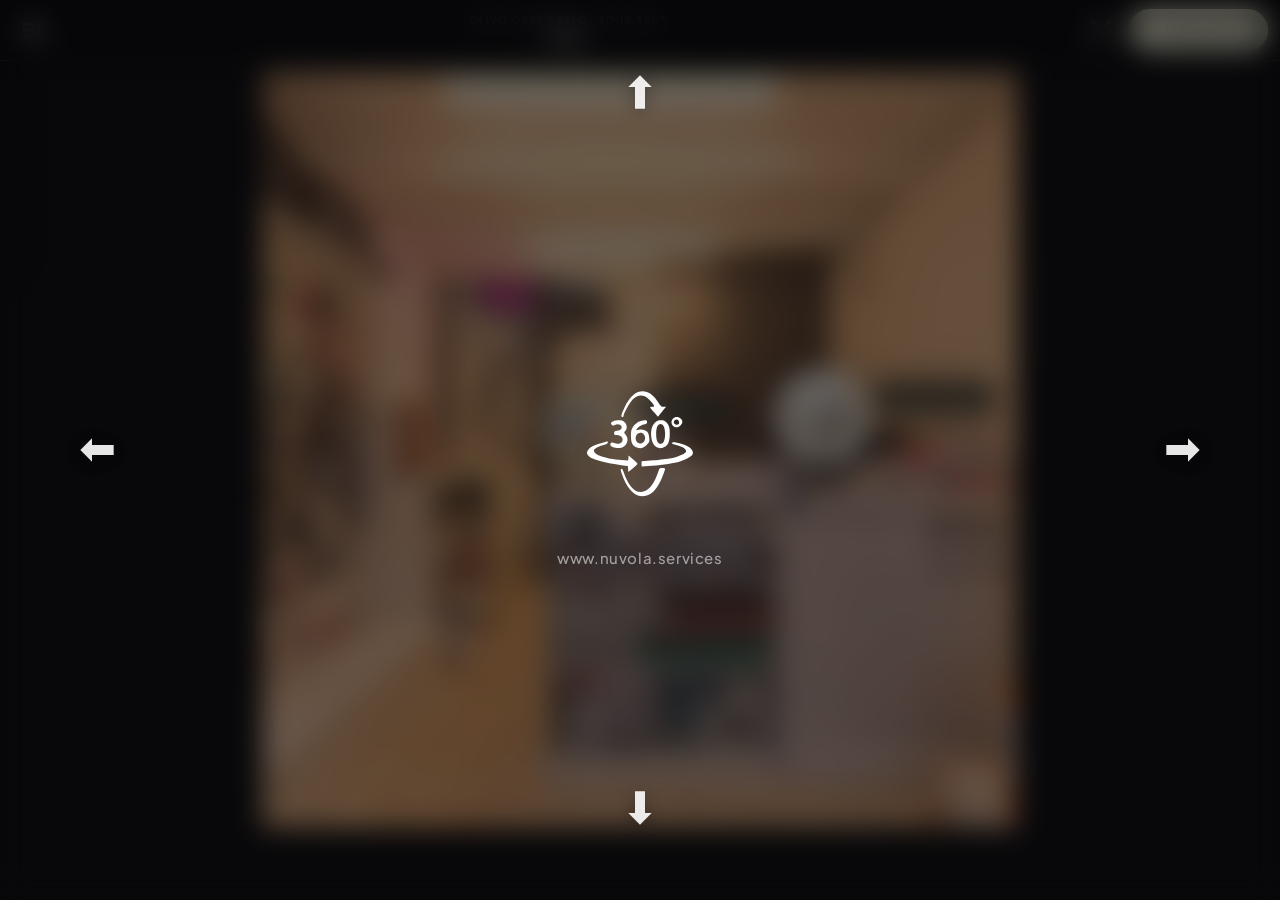
<file: vr/index.html>
<!DOCTYPE html>
<html lang="es">
<head>
<title>Olivo Café Resto · Tour 360°</title>
<meta charset="utf-8">
<meta http-equiv="X-UA-Compatible" content="IE=edge,chrome=1">
<meta name="viewport" content="width=device-width, initial-scale=1.0, maximum-scale=1.0, minimum-scale=1.0, user-scalable=no, minimal-ui" />
<style> @-ms-viewport { width: device-width; } </style>
<link rel="icon" type="image/png" href="../assets/img/logo.svg">
<link rel="preconnect" href="https://fonts.googleapis.com">
<link rel="preconnect" href="https://fonts.gstatic.com" crossorigin>
<link href="https://fonts.googleapis.com/css2?family=Plus+Jakarta+Sans:wght@400;500;600;700&display=swap" rel="stylesheet">
<link rel="stylesheet" href="vendor/reset.min.css">
<link rel="stylesheet" href="style.css?v=olivo4">
</head>
<body class="multiple-scenes ">

<div id="pano"></div>

<header class="app-navbar" id="appNavbar" role="banner">
  <a href="javascript:void(0)" id="sceneListToggle" class="nav-icon-btn" aria-label="Abrir o cerrar lista de espacios" title="Espacios">
    <img class="icon off" src="img/expand.png" alt="">
    <img class="icon on" src="img/collapse.png" alt="">
  </a>
  <div id="titleBar" class="nav-title-cluster">
    <span class="nav-brand">olivo</span>
    <h1 class="sceneName"></h1>
  </div>
  <div class="nav-tools">
    <a href="javascript:void(0)" id="fullscreenToggle" class="nav-icon-btn" aria-label="Pantalla completa" title="Pantalla completa">
      <img class="icon off" src="img/fullscreen.png" alt="">
      <img class="icon on" src="img/windowed.png" alt="">
    </a>
    <a href="../" id="siteBackBtn" class="nav-back-home" aria-label="Volver al sitio de Olivo" title="Volver al sitio">
      <svg class="nav-back-home__icon" viewBox="0 0 24 24" aria-hidden="true" focusable="false">
        <path fill="currentColor" d="M14.7 5.3a1 1 0 0 1 0 1.4L10.4 11H20a1 1 0 1 1 0 2h-9.6l4.3 4.3a1 1 0 1 1-1.4 1.4l-6-6a1 1 0 0 1 0-1.4l6-6a1 1 0 0 1 1.4 0z"/>
      </svg>
      <span class="nav-back-home__text">Volver al sitio</span>
    </a>
  </div>
</header>

<div id="sceneList">
  <ul class="scenes">
    
      <a href="javascript:void(0)" class="scene" data-id="0-fixsys">
        <li class="text">Salón</li>
      </a>
    
      <a href="javascript:void(0)" class="scene" data-id="1-ingreso">
        <li class="text">Ingreso</li>
      </a>
    
      <a href="javascript:void(0)" class="scene" data-id="2-calle-maipu">
        <li class="text">Exterior</li>
      </a>
    
    <a href="https://www.nuvola.services" class="scene scene-nuvola-link" target="_blank" rel="noopener noreferrer">
      <li class="text">
        <img src="img/nuvola-cloud-icon.png" alt="" class="scene-nuvola-icon">
        <span>www.nuvola.services</span>
      </li>
    </a>
  </ul>
</div>

<nav class="view-controls-dock" aria-label="Controles de vista">
  <a href="javascript:void(0)" id="viewUp" class="viewControlButton viewControlButton-1">
    <img class="icon" src="img/up.png" alt="">
  </a>
  <a href="javascript:void(0)" id="viewDown" class="viewControlButton viewControlButton-2">
    <img class="icon" src="img/down.png" alt="">
  </a>
  <a href="javascript:void(0)" id="viewLeft" class="viewControlButton viewControlButton-3">
    <img class="icon" src="img/left.png" alt="">
  </a>
  <a href="javascript:void(0)" id="viewRight" class="viewControlButton viewControlButton-4">
    <img class="icon" src="img/right.png" alt="">
  </a>
  <a href="javascript:void(0)" id="viewIn" class="viewControlButton viewControlButton-5">
    <img class="icon" src="img/plus.png" alt="">
  </a>
  <a href="javascript:void(0)" id="viewOut" class="viewControlButton viewControlButton-6">
    <img class="icon" src="img/minus.png" alt="">
  </a>
</nav>

<script src="vendor/es5-shim.js"></script>
<script src="vendor/eventShim.js"></script>
<script src="vendor/classList.js"></script>
<script src="vendor/requestAnimationFrame.js" ></script>
<script src="vendor/screenfull.min.js" ></script>
<script src="vendor/bowser.min.js" ></script>
<script src="vendor/marzipano.js" ></script>

<script src="data.js"></script>
<script src="index.js"></script>
<script src="assets/mars2-product-catalog.js"></script>
<script src="assets/add-overlay.js"></script>

</body>
</html>
</file>
<file: assets/css/styles.css>
:root {
  --olive-deep: #141a12;
  --olive-mid: #2a3524;
  --olive-leaf: #7a8f55;
  --sand: #f2f0d4;
  --sand-soft: #f7f4e6;
  --gold: #d4c97a;
  --ink: #10150e;
  --glow: rgba(242, 240, 212, 0.42);
  --font-display: "Cormorant Garamond", Georgia, serif;
  --font-ui: "Manrope", system-ui, sans-serif;
  --ease: cubic-bezier(0.22, 1, 0.36, 1);
  --header-h: 76px;
}

*, *::before, *::after { box-sizing: border-box; }
html { scroll-behavior: smooth; }

body {
  margin: 0;
  font-family: var(--font-ui);
  color: var(--ink);
  background: var(--olive-deep);
  line-height: 1.55;
  overflow-x: clip;
  -webkit-font-smoothing: antialiased;
}

img { max-width: 100%; display: block; }
a { color: inherit; text-decoration: none; }

.eyebrow {
  margin: 0 0 0.7rem;
  font-size: 0.72rem;
  font-weight: 800;
  letter-spacing: 0.2em;
  text-transform: uppercase;
  color: var(--olive-leaf);
}

h2 {
  margin: 0 0 1rem;
  font-family: var(--font-display);
  font-weight: 600;
  font-size: clamp(2.5rem, 6vw, 4.5rem);
  line-height: 0.98;
  letter-spacing: -0.02em;
}

.progress {
  position: fixed; top: 0; left: 0; right: 0;
  height: 3px; z-index: 70; pointer-events: none;
}
.progress span {
  display: block; height: 100%; width: 0%;
  background: linear-gradient(90deg, var(--sand), var(--gold), var(--olive-leaf));
}

/* Header */
.site-header {
  position: fixed; inset: 0 0 auto; z-index: 60;
  display: flex; align-items: center; justify-content: space-between;
  height: var(--header-h);
  padding: 0 clamp(1rem, 4vw, 2.5rem);
  background: transparent;
  transition: background .35s var(--ease), backdrop-filter .35s var(--ease), box-shadow .35s var(--ease);
}
.site-header.is-scrolled {
  background: rgba(20, 26, 18, 0.82);
  backdrop-filter: blur(18px);
  box-shadow: 0 12px 40px rgba(0,0,0,.28);
}

.brand {
  display: flex;
  flex-direction: column;
  line-height: 1;
  gap: 0.2rem;
}
.brand__word {
  font-family: var(--font-display);
  font-size: 2rem;
  font-weight: 600;
  letter-spacing: -0.03em;
  color: var(--sand);
  text-shadow: 0 0 24px rgba(242, 240, 212, 0.35);
}
.brand__sub {
  font-size: 0.62rem;
  font-weight: 800;
  letter-spacing: 0.22em;
  text-transform: uppercase;
  color: var(--gold);
}

.brand__logo {
  height: 52px;
  width: auto;
  filter: drop-shadow(0 2px 10px rgba(0,0,0,.35));
}

.site-nav { display: flex; align-items: center; gap: 1.25rem; }
.site-nav a {
  font-size: .78rem; font-weight: 700; letter-spacing: .1em;
  text-transform: uppercase; color: var(--sand); opacity: .88;
  transition: opacity .2s;
}
.site-nav a:hover { opacity: 1; }
.nav-cta {
  padding: .55rem 1rem !important;
  border-radius: 999px;
  background: var(--sand);
  color: var(--olive-deep) !important;
  opacity: 1 !important;
}
.nav-cta:hover { background: #fff6d8; }

.nav-toggle {
  display: none; width: 42px; height: 42px; border: 0; background: transparent;
  cursor: pointer; flex-direction: column; justify-content: center; gap: 6px; padding: 0;
}
.nav-toggle span { display: block; height: 2px; width: 22px; background: var(--sand); margin-inline: auto; }

/* Buttons */
.btn {
  display: inline-flex; align-items: center; justify-content: center;
  gap: .5rem; padding: 1rem 1.45rem; border-radius: 999px;
  font-family: var(--font-ui); font-size: .9rem; font-weight: 700;
  border: 1px solid transparent;
  transition: transform .3s var(--ease), background .3s, border-color .3s, color .3s;
}
.btn:hover { transform: translateY(-3px); }
.btn--primary { background: var(--sand); color: var(--olive-deep); }
.btn--primary:hover { background: #fff8df; }
.btn--dark { background: var(--olive-deep); color: var(--sand); }
.btn--dark:hover { background: #1f291c; }
.btn--ghost {
  background: transparent; color: var(--sand);
  border-color: rgba(242, 240, 212, .35);
}
.btn--ghost:hover { background: rgba(242, 240, 212, .1); }

/* 3D rise-from-bottom reveals */
.reveal-scope {
  perspective: 1200px;
  perspective-origin: 50% 80%;
}

.reveal {
  opacity: 0;
  transform: translate3d(0, 64px, -40px) rotateX(12deg) scale(0.96);
  transform-origin: center bottom;
  transform-style: preserve-3d;
  transition:
    opacity 0.85s var(--ease),
    transform 0.95s var(--ease);
  transition-delay: var(--reveal-delay, 0ms);
  will-change: opacity, transform;
}

.reveal.is-in {
  opacity: 1;
  transform: translate3d(0, 0, 0) rotateX(0deg) scale(1);
}

.reveal--soft {
  transform: translate3d(0, 40px, -20px) rotateX(8deg);
}

.reveal--lift {
  transform: translate3d(0, 80px, -60px) rotateX(16deg) scale(0.94);
}

.gallery__rail figure {
  opacity: 0;
  transform: translate3d(0, 48px, -30px) rotateX(10deg);
  transform-origin: center bottom;
  transition:
    opacity 0.7s var(--ease),
    transform 0.85s var(--ease);
  transition-delay: var(--reveal-delay, 0ms);
}

.gallery.is-in .gallery__rail figure,
.gallery__rail figure.is-in {
  opacity: 1;
  transform: translate3d(0, 0, 0) rotateX(0);
}

/* Hero */
.hero {
  position: relative; min-height: 100svh;
  display: grid; align-items: end; color: var(--sand);
}
.hero__stage { position: absolute; inset: 0; overflow: hidden; }
.hero__media { position: absolute; inset: -6%; will-change: transform; }
.hero__media img {
  width: 100%; height: 100%; object-fit: cover;
  object-position: center 40%;
  filter: none;
}
.hero__veil {
  position: absolute; inset: 0;
  background:
    linear-gradient(180deg, rgba(20,26,18,.08) 0%, rgba(20,26,18,.22) 45%, rgba(20,26,18,.88) 100%),
    linear-gradient(90deg, rgba(20,26,18,.55) 0%, rgba(20,26,18,.15) 55%, transparent 100%);
}
.hero__brand {
  margin: 0;
  font-family: var(--font-display);
  font-size: clamp(5.2rem, 17vw, 9.5rem);
  font-weight: 500; line-height: .86; letter-spacing: -.04em;
  color: #fff8e8;
  text-shadow: 0 2px 24px rgba(0,0,0,.55), 0 0 48px var(--glow);
  animation: brandBreath 4s ease-in-out infinite alternate;
}
.hero__grain { display: none; }
.hero__orb {
  position: absolute; border-radius: 50%; filter: blur(48px); pointer-events: none; will-change: transform;
}
.hero__orb--1 { width: 260px; height: 260px; right: 10%; top: 16%; background: rgba(242,240,212,.16); }
.hero__orb--2 { width: 180px; height: 180px; left: 8%; bottom: 24%; background: rgba(122,143,85,.2); }

.hero__content {
  position: relative; z-index: 2;
  padding: clamp(5.5rem, 12vh, 8rem) clamp(1.25rem, 5vw, 4rem) 4.2rem;
  max-width: 760px;
}
.hero__branch {
  margin: 0 0 .35rem;
  font-size: .78rem; font-weight: 800; letter-spacing: .28em; text-transform: uppercase;
  color: var(--gold);
}
.hero__tagline {
  margin: 1rem 0 1.6rem;
  max-width: 32rem;
  font-size: clamp(1.05rem, 2.1vw, 1.25rem);
  color: rgba(247,245,232,.9);
  font-weight: 500;
}
.hero__actions { display: flex; flex-wrap: wrap; gap: .75rem; margin-bottom: 1.6rem; }
.hero__meta {
  display: flex; flex-wrap: wrap; gap: 1.5rem 2.5rem;
  margin: 0; padding-top: 1.1rem;
  border-top: 1px solid rgba(242,240,212,.18);
}
.hero__meta dt {
  font-size: .68rem; font-weight: 800; letter-spacing: .14em;
  text-transform: uppercase; color: rgba(242,240,212,.5); margin-bottom: .2rem;
}
.hero__meta dd { margin: 0; font-weight: 600; color: var(--sand); }
.hero__meta a:hover { color: var(--gold); }

.hero__hint {
  position: absolute; bottom: 1.2rem; left: 50%; transform: translateX(-50%);
  display: flex; flex-direction: column; align-items: center; gap: .4rem;
  font-size: .65rem; letter-spacing: .2em; text-transform: uppercase;
  color: rgba(242,240,212,.5); z-index: 2;
}
.hero__hint i {
  width: 1px; height: 34px;
  background: linear-gradient(180deg, rgba(242,240,212,.7), transparent);
  animation: drip 1.8s var(--ease) infinite;
}

/* Story */
.story { position: relative; background: var(--olive-deep); color: var(--sand); }
.story__sticky {
  position: sticky; top: 0; height: 100svh;
  display: grid; grid-template-columns: 1.1fr .9fr; overflow: hidden;
}
.story__visual { position: relative; overflow: hidden; min-height: 100%; }
.story__visual::before {
  content: "";
  display: block;
  padding-bottom: 0;
}
.story__img {
  position: absolute;
  inset: 0;
  width: 100%; height: 100%; object-fit: cover;
  transform: scale(1.08);
  opacity: 0;
  transition: opacity 0.55s var(--ease), transform 1.1s var(--ease);
  will-change: opacity, transform;
}
.story__img.is-active {
  opacity: 1;
  transform: scale(1);
  z-index: 1;
}
.story__shade {
  position: absolute; inset: 0;
  background: linear-gradient(90deg, transparent 35%, rgba(20,26,18,.62) 100%);
}
.story__copy {
  display: flex; flex-direction: column; justify-content: center;
  padding: clamp(1.5rem, 5vw, 3.5rem);
  background: linear-gradient(180deg, #1b2318, var(--olive-deep));
}
.story__index {
  margin: 0 0 .7rem; font-size: .8rem; font-weight: 800;
  letter-spacing: .16em; color: var(--gold);
}
.story__copy h2 { color: var(--sand); }
.story__copy p:last-child {
  margin: 0; max-width: 28rem; color: rgba(242,240,212,.74); font-size: 1.05rem;
}
.story__copy.is-swap h2,
.story__copy.is-swap p:last-child { opacity: 0; transform: translateY(10px); }
.story__copy h2,
.story__copy p:last-child { transition: opacity .3s var(--ease), transform .3s var(--ease); }
.story__panels {
  height: 240vh;
}
.story__panel {
  /* desktop: only used as scroll markers / data source */
  position: absolute;
  width: 1px; height: 1px;
  overflow: hidden;
  clip: rect(0 0 0 0);
}

/* Cartas */
.cartas {
  padding: clamp(4rem, 9vw, 6.5rem) clamp(1.25rem, 5vw, 4rem);
  background:
    radial-gradient(ellipse at 15% 0%, rgba(122,143,85,.22), transparent 48%),
    linear-gradient(180deg, #1c2419, #12170f);
  color: var(--sand);
}
.cartas__intro { max-width: 38rem; margin-bottom: 2.2rem; }
.cartas__intro .eyebrow, .cartas__intro h2 { color: var(--sand); }
.cartas__intro p { color: rgba(242,240,212,.72); max-width: 34rem; }

.cartas__hint {
  display: none;
  margin: 0.85rem 0 0;
  font-size: 0.68rem;
  font-weight: 700;
  letter-spacing: 0.16em;
  text-transform: uppercase;
  color: rgba(242, 240, 212, 0.45);
  text-align: center;
}

.cartas__stage {
  display: grid; grid-template-columns: 1fr 1fr; gap: 1.15rem; perspective: 1400px;
}
.carta {
  position: relative;
  display: grid; grid-template-columns: 130px 1fr; gap: 1rem; align-items: center;
  min-height: 210px; padding: 1.4rem;
  border-radius: 28px;
  border: 1px solid rgba(242,240,212,.18);
  background: rgba(255,255,255,.04);
  backdrop-filter: blur(12px);
  overflow: hidden; transform-style: preserve-3d;
  transition: transform .45s var(--ease), border-color .3s, background .3s;
}
.carta:hover {
  border-color: rgba(242,240,212,.42);
  background: rgba(255,255,255,.07);
}
.carta__glow {
  position: absolute; width: 220px; height: 220px; border-radius: 50%;
  filter: blur(50px); opacity: .38; left: -40px; top: -40px; pointer-events: none;
}
.carta--cafe .carta__glow { background: #c4a574; }
.carta--resto .carta__glow { background: #8fa06a; }
.carta__icon {
  width: 118px; height: auto;
  filter: drop-shadow(0 16px 28px rgba(0,0,0,.45));
  transform: translateZ(40px);
  animation: floaty 4.4s ease-in-out infinite;
}
.carta__icon--round {
  width: 118px;
  height: 118px;
  object-fit: cover;
  border-radius: 50%;
  background: rgba(242, 240, 212, 0.12);
}
.carta:hover .carta__icon { transform: translateZ(55px) scale(1.05); }
.carta__tag {
  display: inline-block; margin-bottom: .35rem;
  font-size: .68rem; font-weight: 800; letter-spacing: .14em;
  text-transform: uppercase; color: var(--gold);
}
.carta h3 {
  margin: 0 0 .3rem; font-family: var(--font-display);
  font-size: 2.15rem; font-weight: 600; line-height: 1;
}
.carta p { margin: 0 0 .55rem; color: rgba(242,240,212,.7); }
.carta__hours {
  margin: 0 0 0.9rem !important;
  font-size: 0.88rem;
  font-weight: 700;
  color: var(--gold) !important;
  letter-spacing: 0.02em;
}
.carta__cta {
  font-size: .85rem; font-weight: 800; letter-spacing: .03em;
  color: var(--sand);
  border-bottom: 1px solid rgba(242,240,212,.35);
  padding-bottom: 2px;
}

/* Gallery */
.gallery {
  padding: 0 0 clamp(1rem, 3vw, 2rem);
  background: #12170f;
  overflow: hidden;
}
.gallery__rail {
  display: grid;
  grid-auto-flow: column;
  grid-auto-columns: minmax(260px, 28vw);
  gap: .75rem;
  padding: 0 clamp(1rem, 4vw, 2.5rem);
  overflow-x: auto;
  scroll-snap-type: x mandatory;
  scrollbar-width: none;
}
.gallery__rail::-webkit-scrollbar { display: none; }
.gallery figure {
  margin: 0; scroll-snap-align: start;
  border-radius: 18px; overflow: hidden;
  aspect-ratio: 4/3;
}
.gallery img {
  width: 100%; height: 100%; object-fit: cover;
  filter: saturate(1.05) contrast(1.04);
  transition: transform .7s var(--ease);
}
.gallery figure:hover img { transform: scale(1.05); }

/* Horarios */
.horarios {
  padding: clamp(3.5rem, 8vw, 5.5rem) clamp(1.25rem, 5vw, 4rem);
  background: var(--sand-soft);
  color: var(--olive-deep);
}
.horarios .eyebrow { color: var(--olive-leaf); }
.horarios h2 { color: var(--olive-deep); }
.horarios__inner {
  max-width: 980px;
  margin: 0 auto;
  display: grid;
  grid-template-columns: 0.9fr 1.1fr;
  gap: clamp(1.5rem, 4vw, 3rem);
  align-items: center;
}
.horarios__intro p:last-child {
  margin: 0;
  color: rgba(20, 26, 18, 0.7);
  max-width: 28rem;
}
.horarios__grid {
  display: grid;
  grid-template-columns: 1fr 1fr;
  gap: 1rem;
}
.horario-card {
  padding: 1.4rem 1.3rem;
  border-radius: 22px;
  background: #fff;
  border: 1px solid rgba(20, 26, 18, 0.08);
  box-shadow: 0 12px 32px rgba(20, 26, 18, 0.06);
}
.horario-card__icon {
  display: block;
  width: 72px;
  height: 72px;
  object-fit: contain;
  margin: 0 0 0.85rem;
  filter: drop-shadow(0 8px 16px rgba(20, 26, 18, 0.12));
}
.horario-card:last-child .horario-card__icon {
  border-radius: 50%;
  object-fit: cover;
  background: rgba(47, 61, 40, 0.06);
}
.horario-card__label {
  margin: 0 0 0.85rem;
  font-size: 0.7rem;
  font-weight: 800;
  letter-spacing: 0.16em;
  text-transform: uppercase;
  color: var(--olive-leaf);
}
.horario-card h3 {
  margin: 0 0 0.2rem;
  font-family: var(--font-display);
  font-size: 1.45rem;
  font-weight: 600;
  color: var(--olive-deep);
}
.horario-card h3 + .horario-card__time + h3 {
  margin-top: 1rem;
}
.horario-card__time {
  margin: 0;
  font-size: 1.05rem;
  font-weight: 700;
  color: rgba(20, 26, 18, 0.72);
}

.eyebrow__new {
  display: inline-block;
  margin-right: 0.55rem;
  padding: 0.2rem 0.5rem;
  border-radius: 999px;
  background: var(--olive-deep);
  color: var(--sand);
  font-size: 0.62rem;
  letter-spacing: 0.12em;
}

/* Portal */
.portal {
  padding: clamp(4rem, 9vw, 6.5rem) clamp(1.25rem, 5vw, 4rem);
  background: #ebe6d4;
  color: var(--olive-deep);
}
.portal .eyebrow { color: var(--olive-leaf); }
.portal h2 { color: var(--olive-deep); }
.portal__rail {
  display: grid; grid-template-columns: 1fr 1.05fr;
  gap: clamp(1.5rem, 4vw, 3rem); align-items: center;
}
.portal__panel p { color: rgba(20,26,18,.72); max-width: 34rem; }
.portal__list {
  margin: 1rem 0 1.4rem; padding: 0; list-style: none;
  display: grid; gap: .55rem;
}
.portal__list li {
  position: relative; padding-left: 1.2rem;
  font-weight: 600; color: rgba(20,26,18,.82);
}
.portal__list li::before {
  content: ""; position: absolute; left: 0; top: .55em;
  width: .45rem; height: .45rem; border-radius: 50%; background: var(--olive-leaf);
}

.portal__screen {
  position: relative; display: block; border-radius: 30px; overflow: hidden;
  min-height: 360px;
  box-shadow: 0 28px 70px rgba(20,26,18,.25);
  transform: perspective(1200px) rotateY(-5deg) rotateX(2deg);
  transition: transform .6s var(--ease);
}
.portal__screen:hover { transform: perspective(1200px) rotateY(0) rotateX(0) scale(1.01); }
.portal__screen img { width: 100%; height: 100%; min-height: 380px; object-fit: cover; }
.portal__overlay {
  position: absolute;
  inset: 0;
  display: flex;
  flex-direction: column;
  align-items: flex-start;
  justify-content: space-between;
  padding: 1.1rem;
  background:
    linear-gradient(180deg, rgba(20,26,18,.35) 0%, transparent 42%, rgba(20,26,18,.72) 100%);
}
.portal__badge {
  background: rgba(20,26,18,.85);
  color: var(--sand);
  font-size: .75rem; font-weight: 800; letter-spacing: .1em;
  padding: .45rem .75rem; border-radius: 999px;
  backdrop-filter: blur(8px);
}
.portal__play {
  align-self: center;
  margin-bottom: 28%;
  display: inline-flex;
  align-items: center;
  justify-content: center;
  min-width: 108px;
  padding: .9rem 1.4rem;
  border-radius: 999px;
  background: var(--sand);
  color: var(--olive-deep);
  font-size: .95rem;
  font-weight: 800;
  letter-spacing: .04em;
  box-shadow: 0 14px 40px rgba(0,0,0,.35);
  transition: transform .3s var(--ease);
}
.portal__screen:hover .portal__play { transform: scale(1.05); }

/* Contact */
.contact {
  padding: clamp(4rem, 9vw, 6rem) clamp(1.25rem, 5vw, 4rem);
  background:
    radial-gradient(ellipse at 50% 0%, rgba(122,143,85,.28), transparent 55%),
    linear-gradient(180deg, #1b2318, #0e130c);
  color: var(--sand); text-align: center;
}
.contact__logo { display: none; }
.contact__brand {
  margin: 0 0 0.35rem;
  font-family: var(--font-display);
  font-size: clamp(3rem, 8vw, 4.5rem);
  font-weight: 500;
  letter-spacing: -0.03em;
  color: var(--sand);
  text-shadow: 0 0 30px rgba(242, 240, 212, 0.3);
}
.contact h2 { color: var(--sand); }
.contact__addr {
  margin: 0 0 1.25rem; color: rgba(242,240,212,.78); line-height: 1.7;
}
.contact__addr a { border-bottom: 1px solid rgba(242,240,212,.25); }
.contact__addr a:hover { color: var(--gold); }
.contact__hours {
  max-width: 34rem;
  margin: 0 auto 1.6rem;
  padding: 1rem 1.15rem;
  border-radius: 16px;
  background: rgba(242, 240, 212, 0.06);
  border: 1px solid rgba(242, 240, 212, 0.14);
  text-align: left;
}
.contact__hours-title {
  margin: 0 0 0.55rem;
  font-size: 0.7rem;
  font-weight: 800;
  letter-spacing: 0.16em;
  text-transform: uppercase;
  color: var(--gold);
}
.contact__hours p {
  margin: 0.25rem 0;
  color: rgba(242, 240, 212, 0.78);
  font-size: 0.92rem;
}
.contact__hours strong { color: var(--sand); font-weight: 700; }
.contact__actions {
  display: flex; flex-wrap: wrap; justify-content: center; gap: .75rem;
}

.site-footer {
  padding: 1.5rem clamp(1.25rem, 5vw, 4rem) 1.75rem;
  background: #0a0d09; color: rgba(242,240,212,.55);
  text-align: center; font-size: .85rem;
}
.site-footer p { margin: .2rem 0; }
.site-footer__brand {
  font-family: var(--font-display); font-size: 1.15rem; color: var(--sand);
}
.site-footer__link {
  display: none;
}

.site-footer__credit {
  display: inline-block;
  margin-top: 0.85rem;
  font-size: 0.7rem;
  font-weight: 700;
  letter-spacing: 0.12em;
  text-transform: uppercase;
  color: rgba(242, 240, 212, 0.38);
  border-bottom: 1px solid transparent;
  transition: color 0.2s ease, border-color 0.2s ease;
}
.site-footer__credit:hover {
  color: rgba(242, 240, 212, 0.75);
  border-bottom-color: rgba(242, 240, 212, 0.35);
}

.wa-float {
  position: fixed; right: 1.1rem; bottom: 1.1rem; z-index: 55;
  width: 56px; height: 56px; border-radius: 50%;
  display: grid; place-items: center;
  background: #25d366; color: #fff;
  box-shadow: 0 12px 30px rgba(0,0,0,.3);
  transition: transform .25s var(--ease);
}
.wa-float:hover { transform: scale(1.06); }
.wa-float svg { width: 28px; height: 28px; }

@keyframes brandBreath {
  from { text-shadow: 0 0 22px rgba(242,240,212,.22); }
  to { text-shadow: 0 0 54px rgba(242,240,212,.55); }
}
@keyframes drip {
  0% { transform: scaleY(.3); opacity: 0; }
  40% { opacity: 1; }
  100% { transform: scaleY(1); opacity: 0; }
}
@keyframes floaty {
  0%, 100% { transform: translateY(0) rotate(-2deg); }
  50% { transform: translateY(-10px) rotate(2deg); }
}

@media (max-width: 960px) {
  .story__sticky,
  .portal__rail,
  .horarios__inner {
    grid-template-columns: 1fr;
  }

  .cartas {
    padding-left: 0;
    padding-right: 0;
  }

  .cartas__intro {
    padding-inline: clamp(1.25rem, 5vw, 4rem);
  }

  .cartas__hint {
    display: block;
    padding-inline: 1.25rem;
  }

  .cartas__stage {
    display: grid;
    grid-auto-flow: column;
    grid-auto-columns: minmax(82%, 340px);
    grid-template-columns: none;
    gap: 0.85rem;
    overflow-x: auto;
    overflow-y: visible;
    scroll-snap-type: x mandatory;
    scroll-padding-inline: 1.25rem;
    padding: 0.35rem 1.25rem 1rem;
    -webkit-overflow-scrolling: touch;
    scrollbar-width: none;
    perspective: none;
  }

  .cartas__stage::-webkit-scrollbar { display: none; }

  .cartas__stage .carta {
    scroll-snap-align: center;
    min-height: 200px;
  }

  .horarios__grid {
    grid-template-columns: 1fr;
  }

  .story {
    background: #12170f;
  }

  .story__sticky {
    height: auto;
    position: relative;
    display: block;
  }

  .story__visual {
    display: none;
  }

  .story__copy {
    display: none;
  }

  .story__panels {
    display: grid;
    position: relative;
    height: auto;
    gap: 1.25rem;
    padding: clamp(3rem, 8vw, 4.5rem) clamp(1.25rem, 5vw, 4rem);
  }

  .story__panel {
    position: static;
    width: auto; height: auto;
    overflow: visible;
    clip: auto;
    display: grid;
    gap: 0.85rem;
    color: var(--sand);
  }

  .story__panel img {
    width: 100%;
    aspect-ratio: 16 / 10;
    object-fit: cover;
    border-radius: 18px;
  }

  .story__panel h3 {
    margin: 0 0 0.35rem;
    font-family: var(--font-display);
    font-size: 1.7rem;
    font-weight: 600;
  }

  .story__panel p {
    margin: 0;
    color: rgba(242, 240, 212, 0.72);
  }

  .story__panel::before,
  .story__panel::after {
    content: none;
  }

  .carta { grid-template-columns: 100px 1fr; }
  .carta__icon { width: 88px; }
  .portal__screen { transform: none; min-height: 280px; }
  .portal__play { margin-bottom: 18%; }
  .nav-toggle { display: flex; }
  .site-nav {
    position: absolute; top: 100%; left: 0; right: 0;
    flex-direction: column; align-items: stretch; gap: 0;
    padding: .5rem 0 1rem;
    background: rgba(20,26,18,.96);
    border-bottom: 1px solid rgba(242,240,212,.12);
    opacity: 0; pointer-events: none; transform: translateY(-6px);
    transition: opacity .25s var(--ease), transform .25s var(--ease);
  }
  .site-nav.is-open { opacity: 1; pointer-events: auto; transform: none; }
  .site-nav a { padding: .85rem 1.25rem; }
  .nav-cta { margin: .4rem 1.25rem 0; text-align: center; }
}

@media (max-width: 600px) {
  .brand__logo { height: 44px; }
  .carta { grid-template-columns: 1fr; }
  .hero__meta { gap: 1rem 1.5rem; }
  .portal__play { margin-bottom: 22%; }
}

@media (prefers-reduced-motion: reduce) {
  *, *::before, *::after {
    animation: none !important; transition: none !important; scroll-behavior: auto !important;
  }
  .reveal,
  .reveal--soft,
  .reveal--lift,
  .gallery__rail figure {
    opacity: 1 !important;
    transform: none !important;
  }
}
</file>
<file: assets/css/hub.css>
.hub-page {
  background: #0d110c;
}

.hub-nav {
  gap: 1rem;
}

.hub-hero {
  position: relative;
  min-height: 100svh;
  display: grid;
  place-items: end start;
  color: var(--sand);
  overflow: hidden;
}

.hub-hero__bg {
  position: absolute;
  inset: 0;
}

.hub-hero__bg img {
  width: 100%;
  height: 100%;
  object-fit: cover;
  object-position: center 35%;
  transform: scale(1.08);
  filter: saturate(1.05) contrast(1.05);
  animation: hubKen 18s ease-in-out infinite alternate;
}

.hub-hero__veil {
  position: absolute;
  inset: 0;
  background:
    linear-gradient(180deg, rgba(13, 17, 12, 0.2) 0%, rgba(13, 17, 12, 0.35) 40%, rgba(13, 17, 12, 0.92) 100%),
    linear-gradient(90deg, rgba(13, 17, 12, 0.7) 0%, transparent 55%);
}

.hub-hero__glow {
  position: absolute;
  width: 42vw;
  height: 42vw;
  right: -8%;
  top: 10%;
  border-radius: 50%;
  background: radial-gradient(circle, rgba(212, 201, 122, 0.22), transparent 70%);
  filter: blur(20px);
  pointer-events: none;
  animation: hubPulse 6s ease-in-out infinite alternate;
}

.hub-hero__content {
  position: relative;
  z-index: 2;
  padding: clamp(5rem, 12vh, 8rem) clamp(1.25rem, 5vw, 4rem) 4.5rem;
  max-width: 44rem;
}

.hub-hero__eyebrow {
  margin: 0 0 0.4rem;
  font-size: 0.78rem;
  font-weight: 800;
  letter-spacing: 0.28em;
  text-transform: uppercase;
  color: var(--gold);
}

.hub-hero__brand {
  margin: 0;
  font-family: var(--font-display);
  font-size: clamp(5.4rem, 18vw, 10rem);
  font-weight: 500;
  line-height: 0.86;
  letter-spacing: -0.04em;
  color: #fff8e8;
  text-shadow: 0 2px 28px rgba(0, 0, 0, 0.5), 0 0 50px var(--glow);
}

.hub-hero__line {
  margin: 1.1rem 0 1.6rem;
  max-width: 28rem;
  font-size: clamp(1.05rem, 2.2vw, 1.28rem);
  color: rgba(247, 245, 232, 0.88);
  font-weight: 500;
}

.hub-hero__hint {
  position: absolute;
  bottom: 1.2rem;
  left: 50%;
  transform: translateX(-50%);
  display: flex;
  flex-direction: column;
  align-items: center;
  gap: 0.4rem;
  font-size: 0.65rem;
  letter-spacing: 0.2em;
  text-transform: uppercase;
  color: rgba(242, 240, 212, 0.5);
  z-index: 2;
}

.hub-hero__hint i {
  width: 1px;
  height: 34px;
  background: linear-gradient(180deg, rgba(242, 240, 212, 0.7), transparent);
  animation: drip 1.8s var(--ease) infinite;
}

.hub-cities {
  display: grid;
  grid-template-columns: repeat(3, 1fr);
  gap: 0.85rem;
  padding: 1rem clamp(1rem, 3vw, 2rem) 2rem;
  perspective: 1400px;
}

.hub-city {
  position: relative;
  display: block;
  min-height: clamp(420px, 68vh, 620px);
  border-radius: 28px;
  overflow: hidden;
  color: var(--sand);
  isolation: isolate;
  transform-style: preserve-3d;
  transition: transform 0.55s var(--ease), box-shadow 0.55s var(--ease);
  box-shadow: 0 20px 50px rgba(0, 0, 0, 0.28);
}

.hub-city:hover {
  transform: translateY(-10px) scale(1.01);
  box-shadow: 0 34px 70px rgba(0, 0, 0, 0.42);
}

.hub-city__media,
.hub-city__media img,
.hub-city__shade {
  position: absolute;
  inset: 0;
}

.hub-city__media img {
  width: 100%;
  height: 100%;
  object-fit: cover;
  transform: scale(1.08);
  transition: transform 0.9s var(--ease);
}

.hub-city:hover .hub-city__media img {
  transform: scale(1.16);
}

.hub-city__shade {
  background:
    linear-gradient(180deg, rgba(12, 16, 10, 0.1) 0%, rgba(12, 16, 10, 0.25) 35%, rgba(12, 16, 10, 0.88) 100%);
}

.hub-city--bragado .hub-city__shade {
  background:
    linear-gradient(180deg, rgba(40, 28, 12, 0.15) 0%, rgba(20, 14, 8, 0.3) 40%, rgba(18, 12, 6, 0.9) 100%);
}

.hub-city--nueve .hub-city__shade {
  background:
    linear-gradient(180deg, rgba(10, 18, 28, 0.2) 0%, rgba(10, 14, 22, 0.35) 40%, rgba(8, 12, 18, 0.92) 100%);
}

.hub-city__body {
  position: absolute;
  inset: auto 0 0;
  z-index: 2;
  padding: 1.5rem 1.4rem 1.6rem;
  display: flex;
  flex-direction: column;
  gap: 0.35rem;
}

.hub-city__tag {
  display: inline-flex;
  align-self: flex-start;
  margin-bottom: 0.35rem;
  padding: 0.35rem 0.7rem;
  border-radius: 999px;
  background: rgba(242, 240, 212, 0.12);
  border: 1px solid rgba(242, 240, 212, 0.22);
  font-size: 0.62rem;
  font-weight: 800;
  letter-spacing: 0.16em;
  text-transform: uppercase;
  color: var(--gold);
  backdrop-filter: blur(8px);
}

.hub-city h2 {
  margin: 0;
  font-family: var(--font-display);
  font-size: clamp(2.6rem, 5vw, 3.6rem);
  font-weight: 600;
  line-height: 0.95;
  letter-spacing: -0.02em;
  color: var(--sand);
}

.hub-city p {
  margin: 0.2rem 0 1rem;
  color: rgba(242, 240, 212, 0.78);
  font-weight: 500;
}

.hub-city__cta {
  display: inline-flex;
  align-self: flex-start;
  font-size: 0.82rem;
  font-weight: 800;
  letter-spacing: 0.04em;
  padding-bottom: 2px;
  border-bottom: 1px solid rgba(242, 240, 212, 0.45);
  transition: color 0.25s, border-color 0.25s, transform 0.25s var(--ease);
}

.hub-city:hover .hub-city__cta {
  color: var(--gold);
  border-bottom-color: var(--gold);
  transform: translateX(4px);
}

.hub-note {
  padding: clamp(3.5rem, 8vw, 5.5rem) clamp(1.25rem, 5vw, 4rem);
  background:
    radial-gradient(ellipse at 50% 0%, rgba(122, 143, 85, 0.2), transparent 55%),
    #10150d;
  color: var(--sand);
  text-align: center;
}

.hub-note__inner {
  max-width: 38rem;
  margin: 0 auto;
}

.hub-note .eyebrow { color: var(--olive-leaf); }
.hub-note h2 { color: var(--sand); }
.hub-note p {
  margin: 0;
  color: rgba(242, 240, 212, 0.72);
  font-size: 1.05rem;
}

@keyframes hubKen {
  from { transform: scale(1.05) translate3d(0, 0, 0); }
  to { transform: scale(1.14) translate3d(0, -2%, 0); }
}

@keyframes hubPulse {
  from { opacity: 0.55; transform: scale(0.95); }
  to { opacity: 1; transform: scale(1.08); }
}

@media (max-width: 960px) {
  .hub-cities { grid-template-columns: 1fr; }
  .hub-city { min-height: 360px; }
  .hub-nav { display: none; }
}

@media (prefers-reduced-motion: reduce) {
  .hub-hero__bg img,
  .hub-hero__glow {
    animation: none !important;
  }
}
</file>
<file: assets/css/branch.css>
/* ═══════════════════════════════════════════
   Branch identity — each city has its own feel
   ═══════════════════════════════════════════ */

/* ——— Chivilcoy: plaza, encuentro, oliva ——— */
.theme-chivilcoy {
  --olive-leaf: #7a8f55;
  --gold: #d4c97a;
  --glow: rgba(242, 240, 212, 0.42);
}

.theme-chivilcoy .hero__media img {
  object-position: center 55%;
  filter: saturate(1.06) contrast(1.04) brightness(0.96);
}

.theme-chivilcoy .hero__veil {
  background:
    linear-gradient(180deg, rgba(20, 26, 18, 0.12) 0%, rgba(20, 26, 18, 0.28) 42%, rgba(20, 26, 18, 0.9) 100%),
    linear-gradient(105deg, rgba(20, 26, 18, 0.62) 0%, transparent 58%);
}

.theme-chivilcoy .essence {
  background:
    radial-gradient(ellipse at 10% 50%, rgba(122, 143, 85, 0.18), transparent 50%),
    linear-gradient(180deg, #12170f, #1a2216);
}

/* ——— Bragado: origen, casa madre, cálido ——— */
.theme-bragado {
  --olive-leaf: #b08a45;
  --gold: #e8c97a;
  --glow: rgba(232, 201, 122, 0.45);
  --olive-deep: #1a140e;
}

.theme-bragado body,
body.theme-bragado {
  background: #1a140e;
}

.theme-bragado .hero__media img {
  object-position: center 42%;
  filter: saturate(1.1) contrast(1.08) sepia(0.18) brightness(0.95);
}

.theme-bragado .hero__veil {
  background:
    linear-gradient(180deg, rgba(26, 20, 14, 0.15) 0%, rgba(26, 20, 14, 0.35) 45%, rgba(26, 20, 14, 0.92) 100%),
    linear-gradient(90deg, rgba(40, 28, 14, 0.65) 0%, transparent 60%);
}

.theme-bragado .hero__brand {
  color: #fff3d6;
  text-shadow: 0 2px 24px rgba(0, 0, 0, 0.55), 0 0 48px rgba(232, 201, 122, 0.35);
}

.theme-bragado .story {
  background: #1a140e;
}

.theme-bragado .story__copy {
  background: linear-gradient(180deg, #2a2118, #1a140e);
}

.theme-bragado .cartas {
  background:
    radial-gradient(ellipse at 15% 0%, rgba(176, 138, 69, 0.32), transparent 50%),
    linear-gradient(180deg, #2a1f14, #16110c);
}

.theme-bragado .gallery {
  background: #16110c;
}

.theme-bragado .portal {
  background: #f3e6cf;
}

.theme-bragado .contact {
  background:
    radial-gradient(ellipse at 50% 0%, rgba(176, 138, 69, 0.32), transparent 55%),
    linear-gradient(180deg, #241c14, #100c08);
}

.theme-bragado .essence {
  background: linear-gradient(135deg, #f3e6cf 0%, #e8d5b0 100%);
  color: #1a140e;
}

.theme-bragado .essence .eyebrow { color: #8a6a32; }
.theme-bragado .essence h2 { color: #1a140e; }
.theme-bragado .essence__item strong { color: #1a140e; }
.theme-bragado .essence__item p { color: rgba(26, 20, 14, 0.7); }
.theme-bragado .essence__quote {
  color: #5c4520;
  border-color: rgba(26, 20, 14, 0.15);
}

/* ——— 9 de Julio: avenida, noche, frío ——— */
.theme-nuevedejulio {
  --olive-leaf: #7a9bb0;
  --gold: #d0dce8;
  --glow: rgba(208, 220, 232, 0.32);
  --olive-deep: #0a0e14;
  --sand: #e8eef4;
}

body.theme-nuevedejulio {
  background: #0a0e14;
  color: #e8eef4;
}

.theme-nuevedejulio .hero__media img {
  object-position: center 28%;
  filter: saturate(0.88) contrast(1.15) brightness(0.85) hue-rotate(-8deg);
}

.theme-nuevedejulio .hero__veil {
  background:
    linear-gradient(180deg, rgba(10, 14, 20, 0.35) 0%, rgba(10, 14, 20, 0.45) 40%, rgba(10, 14, 20, 0.94) 100%),
    linear-gradient(90deg, rgba(10, 18, 28, 0.75) 0%, transparent 55%);
}

.theme-nuevedejulio .hero__brand {
  letter-spacing: 0.02em;
  font-weight: 500;
  color: #f0f5fa;
  text-shadow: 0 0 40px rgba(122, 155, 176, 0.45), 0 2px 20px rgba(0, 0, 0, 0.6);
  animation: none;
}

.theme-nuevedejulio .hero__branch {
  color: #a8c4d8;
}

.theme-nuevedejulio .story {
  background: #0a0e14;
}

.theme-nuevedejulio .story__copy {
  background: linear-gradient(180deg, #121820, #0a0e14);
}

.theme-nuevedejulio .cartas {
  background:
    radial-gradient(ellipse at 85% 0%, rgba(122, 155, 176, 0.28), transparent 50%),
    linear-gradient(180deg, #121820, #080c10);
}

.theme-nuevedejulio .gallery {
  background: #080c10;
}

.theme-nuevedejulio .portal {
  background: #1a222c;
  color: var(--sand);
}

.theme-nuevedejulio .portal .eyebrow { color: #7a9bb0; }
.theme-nuevedejulio .portal h2 { color: #e8eef4; }
.theme-nuevedejulio .portal__panel p { color: rgba(232, 238, 244, 0.72); }
.theme-nuevedejulio .btn--dark {
  background: #e8eef4;
  color: #0a0e14;
}

.theme-nuevedejulio .contact {
  background:
    radial-gradient(ellipse at 50% 0%, rgba(122, 155, 176, 0.22), transparent 55%),
    linear-gradient(180deg, #121820, #06090e);
}

.theme-nuevedejulio .btn--primary {
  background: #e8eef4;
  color: #0a0e14;
}

.theme-nuevedejulio .essence {
  background:
    radial-gradient(ellipse at 80% 20%, rgba(122, 155, 176, 0.2), transparent 45%),
    linear-gradient(180deg, #0e141c, #0a0e14);
  color: #e8eef4;
  border-top: 1px solid rgba(232, 238, 244, 0.08);
  border-bottom: 1px solid rgba(232, 238, 244, 0.08);
}

.theme-nuevedejulio .essence .eyebrow { color: #7a9bb0; }
.theme-nuevedejulio .essence h2 { color: #e8eef4; }
.theme-nuevedejulio .essence__item strong { color: #e8eef4; }
.theme-nuevedejulio .essence__item p { color: rgba(232, 238, 244, 0.68); }
.theme-nuevedejulio .essence__quote {
  color: #a8c4d8;
  border-color: rgba(232, 238, 244, 0.15);
}

/* ——— Shared essence block ——— */
.essence {
  padding: clamp(3.2rem, 7vw, 5rem) clamp(1.25rem, 5vw, 4rem);
  color: var(--sand);
}

.essence__grid {
  display: grid;
  grid-template-columns: 1.1fr 1fr;
  gap: clamp(1.5rem, 4vw, 3rem);
  align-items: end;
  max-width: 1100px;
  margin: 0 auto;
}

.essence__lead h2 {
  margin-bottom: 0.75rem;
}

.essence__lead > p {
  margin: 0;
  max-width: 28rem;
  font-size: 1.05rem;
  opacity: 0.78;
}

.essence__quote {
  margin: 1.25rem 0 0;
  padding-top: 1.1rem;
  border-top: 1px solid rgba(242, 240, 212, 0.18);
  font-family: var(--font-display);
  font-size: clamp(1.35rem, 3vw, 1.85rem);
  font-style: italic;
  line-height: 1.25;
  color: var(--gold);
}

.essence__pills {
  display: grid;
  gap: 0.85rem;
}

.essence__item {
  padding: 1rem 1.15rem;
  border-radius: 18px;
  background: rgba(255, 255, 255, 0.05);
  border: 1px solid rgba(255, 255, 255, 0.1);
  backdrop-filter: blur(8px);
}

.essence__item strong {
  display: block;
  margin-bottom: 0.25rem;
  font-size: 0.72rem;
  font-weight: 800;
  letter-spacing: 0.14em;
  text-transform: uppercase;
  color: var(--gold);
}

.essence__item p {
  margin: 0;
  font-size: 0.95rem;
  color: rgba(242, 240, 212, 0.75);
}

.theme-bragado .essence__item {
  background: rgba(255, 255, 255, 0.45);
  border-color: rgba(26, 20, 14, 0.08);
}

/* ——— Branch chip / nav ——— */
.branch-chip {
  display: inline-flex;
  align-items: center;
  gap: 0.45rem;
  margin-bottom: 0.75rem;
  padding: 0.4rem 0.85rem;
  border-radius: 999px;
  background: rgba(242, 240, 212, 0.1);
  border: 1px solid rgba(242, 240, 212, 0.22);
  font-size: 0.68rem;
  font-weight: 800;
  letter-spacing: 0.14em;
  text-transform: uppercase;
  color: var(--gold);
}

.branch-bar {
  display: flex;
  flex-wrap: wrap;
  gap: 0.55rem;
  margin-top: 1rem;
}

.branch-bar a {
  font-size: 0.72rem;
  font-weight: 700;
  letter-spacing: 0.06em;
  text-transform: uppercase;
  color: rgba(242, 240, 212, 0.55);
  border-bottom: 1px solid transparent;
}

.branch-bar a:hover,
.branch-bar a.is-current {
  color: var(--gold);
  border-bottom-color: rgba(212, 201, 122, 0.45);
}

/* ——— Hub jump (antes del footer) ——— */
.hub-jump {
  padding: 0 clamp(1.25rem, 5vw, 4rem) 2rem;
  background: #0a0d09;
}

.theme-bragado .hub-jump { background: #100c08; }
.theme-nuevedejulio .hub-jump { background: #06090e; }

.hub-jump__btn {
  display: flex;
  flex-direction: column;
  align-items: center;
  justify-content: center;
  gap: 0.35rem;
  width: 100%;
  max-width: 640px;
  margin: 0 auto;
  padding: 1.35rem 1.5rem;
  border-radius: 22px;
  background:
    linear-gradient(135deg, rgba(242, 240, 212, 0.12), rgba(122, 143, 85, 0.18));
  border: 1px solid rgba(242, 240, 212, 0.28);
  color: var(--sand);
  text-align: center;
  transition: transform 0.35s var(--ease), border-color 0.3s, background 0.3s;
}

.hub-jump__btn:hover {
  transform: translateY(-4px);
  border-color: rgba(242, 240, 212, 0.5);
  background:
    linear-gradient(135deg, rgba(242, 240, 212, 0.18), rgba(122, 143, 85, 0.28));
}

.hub-jump__btn span {
  font-size: 0.68rem;
  font-weight: 800;
  letter-spacing: 0.18em;
  text-transform: uppercase;
  color: var(--gold);
}

.hub-jump__btn strong {
  font-family: var(--font-display);
  font-size: clamp(1.55rem, 4vw, 2.1rem);
  font-weight: 600;
  letter-spacing: -0.02em;
  line-height: 1;
}

.theme-bragado .hub-jump__btn {
  background: linear-gradient(135deg, rgba(232, 201, 122, 0.16), rgba(176, 138, 69, 0.22));
}

.theme-nuevedejulio .hub-jump__btn {
  background: linear-gradient(135deg, rgba(208, 220, 232, 0.12), rgba(122, 155, 176, 0.22));
}

@media (max-width: 960px) {
  .essence__grid { grid-template-columns: 1fr; }
}
</file>
<file: carta/carta.css>
:root {
  --bg: #0a0d08;
  --sand: #f2f0d4;
  --gold: #d4c97a;
  --ink: #10150e;
  --paper: #f7f4ea;
  --safe-top: env(safe-area-inset-top, 0px);
  --safe-bottom: env(safe-area-inset-bottom, 0px);
  --top-h: calc(52px + var(--safe-top));
  --dock-h: calc(58px + var(--safe-bottom));
  --font-ui: "Manrope", system-ui, sans-serif;
}

*, *::before, *::after { box-sizing: border-box; }

html, body {
  height: 100%;
  margin: 0;
  overflow: hidden;
  background: var(--bg);
  color: var(--sand);
  font-family: var(--font-ui);
  -webkit-font-smoothing: antialiased;
  overscroll-behavior: none;
}

body {
  position: relative;
  width: 100%;
  height: 100svh;
  max-height: 100svh;
}

a { color: inherit; text-decoration: none; }
button { font: inherit; color: inherit; }

.top {
  position: absolute;
  top: 0;
  left: 0;
  right: 0;
  height: var(--top-h);
  z-index: 20;
  display: grid;
  grid-template-columns: 40px 1fr 40px;
  align-items: center;
  gap: 0.45rem;
  padding: var(--safe-top) 0.55rem 0.25rem;
  background: rgba(10, 13, 8, 0.96);
  border-bottom: 1px solid rgba(242, 240, 212, 0.1);
}

.top__btn {
  width: 40px;
  height: 40px;
  border-radius: 50%;
  border: 1px solid rgba(242, 240, 212, 0.22);
  background: rgba(242, 240, 212, 0.06);
  display: grid;
  place-items: center;
}
.top__btn svg { width: 17px; height: 17px; }

.top__tabs {
  display: flex;
  justify-content: center;
  gap: 0.25rem;
  padding: 0.15rem;
  border-radius: 999px;
  background: rgba(242, 240, 212, 0.06);
  border: 1px solid rgba(242, 240, 212, 0.12);
}

.top__tab {
  flex: 1;
  min-width: 0;
  border: 0;
  border-radius: 999px;
  padding: 0.5rem 0.55rem;
  background: transparent;
  color: rgba(242, 240, 212, 0.7);
  font-size: 0.76rem;
  font-weight: 800;
  letter-spacing: 0.02em;
  cursor: pointer;
}
.top__tab.is-active {
  background: var(--sand);
  color: var(--ink);
}

.viewer {
  position: absolute;
  top: var(--top-h);
  bottom: var(--dock-h);
  left: 0;
  right: 0;
  z-index: 1;
  background:
    radial-gradient(ellipse at 50% 30%, #1a2117 0%, #0a0d08 70%);
  overflow: hidden;
}

/* Instant carousel fallback */
.rail {
  width: 100%;
  height: 100%;
  display: flex;
  flex-direction: row;
  overflow-x: auto;
  overflow-y: hidden;
  scroll-snap-type: x mandatory;
  scroll-behavior: smooth;
  -webkit-overflow-scrolling: touch;
  scrollbar-width: none;
  touch-action: pan-x;
}
.rail[hidden] { display: none !important; }
.rail::-webkit-scrollbar { display: none; }

.page {
  flex: 0 0 100%;
  width: 100%;
  height: 100%;
  scroll-snap-align: center;
  scroll-snap-stop: always;
  display: grid;
  place-items: center;
  padding: 0.4rem;
}

.page img {
  display: block;
  width: auto;
  height: auto;
  max-width: 100%;
  max-height: 100%;
  object-fit: contain;
  background: var(--paper);
  border-radius: 4px;
  box-shadow: 0 10px 32px rgba(0, 0, 0, 0.45);
  user-select: none;
  -webkit-user-drag: none;
  -webkit-touch-callout: none;
}

.page.is-landscape img {
  width: 100%;
  height: auto;
  max-height: 100%;
}

.page.is-portrait img {
  height: 100%;
  width: auto;
  max-width: 100%;
}

/* Flipbook */
.book-wrap {
  width: 100%;
  height: 100%;
  display: grid;
  place-items: center;
  filter: drop-shadow(0 28px 50px rgba(0, 0, 0, 0.45));
}
.book-wrap[hidden] { display: none !important; }

#book {
  margin: 0 auto;
  max-width: 100%;
}
#book .stf__item {
  background: var(--paper);
}

.viewer__error {
  position: absolute;
  inset: 0;
  display: grid;
  place-items: center;
  margin: 0;
  padding: 2rem;
  text-align: center;
  line-height: 1.6;
  color: rgba(242, 240, 212, 0.85);
  background: rgba(10, 13, 8, 0.92);
  z-index: 4;
}
.viewer__error[hidden] {
  display: none !important;
}
.viewer__error a {
  color: var(--gold);
  border-bottom: 1px solid rgba(212, 201, 122, 0.45);
}

.dock {
  position: absolute;
  left: 0;
  right: 0;
  bottom: 0;
  height: var(--dock-h);
  z-index: 20;
  display: grid;
  grid-template-columns: 44px 1fr 44px;
  align-items: center;
  gap: 0.5rem;
  padding: 0.25rem 0.65rem var(--safe-bottom);
  background: rgba(10, 13, 8, 0.96);
  border-top: 1px solid rgba(242, 240, 212, 0.1);
}

.dock__arrow {
  width: 42px;
  height: 42px;
  border-radius: 50%;
  border: 1px solid rgba(242, 240, 212, 0.22);
  background: rgba(242, 240, 212, 0.06);
  display: grid;
  place-items: center;
  cursor: pointer;
}
.dock__arrow svg { width: 17px; height: 17px; }
.dock__arrow:disabled {
  opacity: 0.28;
  pointer-events: none;
}

.dock__meta {
  display: flex;
  flex-direction: column;
  align-items: center;
  gap: 0.05rem;
}
#pageLabel {
  font-size: 0.92rem;
  font-weight: 800;
  letter-spacing: 0.06em;
  font-variant-numeric: tabular-nums;
}
.dock__hint {
  font-size: 0.56rem;
  font-weight: 700;
  letter-spacing: 0.12em;
  text-transform: uppercase;
  color: rgba(242, 240, 212, 0.42);
}

@media (min-width: 900px) {
  .page { padding: 0.35rem 1vw; }
  .page img {
    border-radius: 8px;
    box-shadow: 0 24px 55px rgba(0, 0, 0, 0.5);
  }
  .page.is-landscape img,
  .page.is-portrait img {
    width: auto;
    height: 100%;
    max-width: 100%;
    max-height: 100%;
    object-fit: contain;
  }
  .book-wrap {
    filter: drop-shadow(0 34px 60px rgba(0, 0, 0, 0.5));
  }
}

@media (max-width: 899px) {
  .dock__arrow { opacity: 0.4; }
}
</file>
<file: vr/style.css>
﻿:root {
  --nav-h: 56px;
  --nav-h-mobile: 62px;
  --nav-bg: rgba(0, 0, 0, 0.38);
  --nav-border: rgba(255, 255, 255, 0.14);
  --nav-blur: 28px;
  --nav-shadow: 0 2px 20px rgba(0, 0, 0, 0.22);
  --focus-ring: rgba(255, 255, 255, 0.85);
  --text: #fafafa;
  --text-muted: rgba(255, 255, 255, 0.5);
  --panel-bg: rgba(0, 0, 0, 0.36);
  --panel-border: rgba(255, 255, 255, 0.1);
  --btn-ghost-hover: rgba(255, 255, 255, 0.12);
  --btn-active: rgba(255, 255, 255, 0.18);
  --btn-active-border: rgba(255, 255, 255, 0.22);
  --radius-sm: 10px;
  --radius-md: 14px;
  --radius-pill: 999px;
  --dock-bg: rgba(0, 0, 0, 0.34);
  --transition-fast: 0.2s ease;
  --scene-drawer-w: 288px;
}

* {
  -webkit-box-sizing: border-box;
  -moz-box-sizing: border-box;
  box-sizing: border-box;
  -moz-user-select: none;
  -webkit-user-select: none;
  -ms-user-select: none;
  user-select: none;
  -ms-text-size-adjust: none;
  -moz-text-size-adjust: none;
  -webkit-text-size-adjust: none;
  text-size-adjust: none;
  -webkit-user-drag: none;
  -webkit-touch-callout: none;
  -ms-content-zooming: none;
  -webkit-tap-highlight-color: rgba(0,0,0,0);
}

html, body {
  width: 100%;
  height: 100%;
  padding: 0;
  margin: 0;
  overflow: hidden;
  font-family: "Plus Jakarta Sans", "Helvetica Neue", Helvetica, Arial, sans-serif;
  font-size: 16px;
  background-color: #0a0a0a;
  color: var(--text);
}

a, a:hover, a:active, a:visited {
  text-decoration: none;
  color: inherit;
}

#pano {
  position: absolute;
  top: 0;
  left: 0;
  width: 100%;
  height: 100%;
  overflow: hidden;
}

/* â€”â€”â€” Barra superior (navbar) â€”â€”â€” */

.app-navbar {
  position: fixed;
  top: 0;
  left: 0;
  right: 0;
  z-index: 400;
  display: flex;
  align-items: center;
  gap: 10px;
  min-height: var(--nav-h);
  padding: 8px 12px;
  background: var(--nav-bg);
  backdrop-filter: blur(var(--nav-blur));
  -webkit-backdrop-filter: blur(var(--nav-blur));
  border-bottom: 1px solid var(--nav-border);
  box-shadow: var(--nav-shadow);
}

.mobile .app-navbar {
  min-height: var(--nav-h-mobile);
  padding: 10px 12px;
}

.nav-tools {
  display: flex;
  align-items: center;
  gap: 6px;
  margin-left: auto;
  flex-shrink: 0;
}

body.fullscreen-disabled #fullscreenToggle {
  display: none !important;
}

body.vr-disabled #mars2VrToggle {
  display: none !important;
}

.nav-title-cluster {
  flex: 1;
  min-width: 0;
  display: flex;
  flex-direction: column;
  align-items: center;
  justify-content: center;
  gap: 2px;
  text-align: center;
  padding: 0 8px;
}

.nav-brand {
  font-size: 10px;
  font-weight: 600;
  letter-spacing: 0.14em;
  text-transform: uppercase;
  color: var(--text-muted);
  line-height: 1;
}

#titleBar .sceneName {
  width: 100%;
  margin: 0;
  padding: 0;
  font-size: 0.95rem;
  font-weight: 600;
  line-height: 1.25;
  color: var(--text);
  background: transparent;
  overflow: hidden;
  text-overflow: ellipsis;
  white-space: nowrap;

  -moz-user-select: text;
  -webkit-user-select: text;
  -ms-user-select: text;
  user-select: text;
}

.mobile #titleBar .sceneName {
  font-size: 0.88rem;
}

.nav-icon-btn {
  position: relative;
  display: flex;
  align-items: center;
  justify-content: center;
  flex-shrink: 0;
  width: 44px;
  height: 44px;
  padding: 0;
  border-radius: var(--radius-sm);
  background: transparent;
  border: 1px solid transparent;
  color: inherit;
  cursor: pointer;
  transition: background var(--transition-fast), border-color var(--transition-fast), transform 0.15s ease;
}

.nav-icon-btn:hover {
  background: var(--btn-ghost-hover);
  border-color: rgba(255, 255, 255, 0.08);
}

.nav-icon-btn:active {
  transform: scale(0.96);
}

.nav-icon-btn:focus-visible {
  outline: 2px solid var(--focus-ring);
  outline-offset: 2px;
}

.mobile .nav-icon-btn {
  width: 48px;
  height: 48px;
}

.nav-icon-btn .icon {
  position: absolute;
  width: 26px;
  height: 26px;
  object-fit: contain;
  opacity: 0.92;
}

.mobile .nav-icon-btn .icon {
  width: 28px;
  height: 28px;
}

.mars2-vr-btn {
  font-size: 12px;
  font-weight: 700;
  letter-spacing: 0.05em;
  color: var(--text);
}

.mars2-vr-btn.active {
  background: var(--btn-active);
  border-color: var(--btn-active-border);
}

.nav-back-btn .nav-site-icon {
  position: static;
  width: 28px;
  height: 28px;
  border-radius: 6px;
  object-fit: contain;
}

.mobile .nav-back-btn .nav-site-icon {
  width: 30px;
  height: 30px;
}

.nav-back-home {
  display: inline-flex;
  align-items: center;
  gap: 0.45rem;
  flex-shrink: 0;
  height: 42px;
  padding: 0 1rem 0 0.75rem;
  border-radius: 999px;
  background: #f2f0d4;
  color: #141a12;
  border: 1px solid rgba(242, 240, 212, 0.95);
  text-decoration: none;
  font-family: 'Plus Jakarta Sans', system-ui, sans-serif;
  font-size: 0.82rem;
  font-weight: 800;
  letter-spacing: 0.01em;
  box-shadow: 0 8px 24px rgba(0, 0, 0, 0.4);
  transition: transform 0.15s ease, background 0.2s ease, box-shadow 0.2s ease;
}

.nav-back-home:hover {
  background: #f4f1d8;
  transform: translateY(-1px);
  box-shadow: 0 8px 22px rgba(0, 0, 0, 0.34);
}

.nav-back-home:active {
  transform: scale(0.98);
}

.nav-back-home:focus-visible {
  outline: 2px solid #e8e6b1;
  outline-offset: 2px;
}

.nav-back-home__icon {
  width: 16px;
  height: 16px;
  flex-shrink: 0;
}

.nav-back-home__text {
  white-space: nowrap;
  overflow: hidden;
  text-overflow: ellipsis;
}

.mobile .nav-back-home {
  height: 44px;
  padding: 0 0.9rem 0 0.7rem;
  font-size: 0.8rem;
}

@media (max-width: 420px) {
  .nav-back-home__text {
    font-size: 0.72rem;
  }
}

#fullscreenToggle {
  display: none;
}

body.fullscreen-enabled .nav-tools #fullscreenToggle {
  display: flex;
}

#fullscreenToggle .icon.on,
#sceneListToggle .icon.on {
  display: none;
}

#fullscreenToggle .icon.off,
#sceneListToggle .icon.off {
  display: block;
}

#fullscreenToggle.enabled .icon.on,
#sceneListToggle.enabled .icon.on {
  display: block;
}

#fullscreenToggle.enabled .icon.off,
#sceneListToggle.enabled .icon.off {
  display: none;
}

#sceneListToggle.enabled {
  background: var(--btn-active);
  border-color: var(--btn-active-border);
}

/* â€”â€”â€” Panel lateral de escenas â€”â€”â€” */

#sceneList {
  position: fixed;
  top: 0;
  left: calc(-1 * var(--scene-drawer-w));
  padding-top: var(--nav-h);
  width: var(--scene-drawer-w);
  max-height: 100%;
  overflow-x: hidden;
  overflow-y: auto;
  margin-left: 0;
  z-index: 350;
  -webkit-transition: margin-left 0.42s cubic-bezier(0.4, 0, 0.2, 1);
  transition: margin-left 0.42s cubic-bezier(0.4, 0, 0.2, 1);
  box-shadow: 8px 0 40px rgba(0, 0, 0, 0.18);
}

.mobile #sceneList {
  padding-top: var(--nav-h-mobile);
}

#sceneList .scenes {
  width: 100%;
  min-height: 100%;
  margin: 0;
  padding: 10px 0 16px;
  list-style: none;
  display: flex;
  flex-direction: column;
  background: var(--panel-bg);
  backdrop-filter: blur(22px);
  -webkit-backdrop-filter: blur(22px);
  border-right: 1px solid var(--panel-border);
  border-bottom-right-radius: var(--radius-md);
}

.mobile #sceneList {
  width: 100%;
  height: 100%;
  left: -100%;
  border-bottom-right-radius: 0;
}

.mobile #sceneList.enabled {
  margin-left: 100%;
}

.mobile #sceneList .scenes {
  height: 100%;
  border-bottom-right-radius: 0;
}

#sceneList.enabled {
  margin-left: var(--scene-drawer-w);
}

#sceneList .scene {
  display: block;
  min-height: 40px;
  margin: 0 8px;
  width: calc(100% - 16px);
  border-radius: var(--radius-sm);
  transition: background var(--transition-fast), color var(--transition-fast);
}

.mobile #sceneList .scene {
  min-height: 44px;
}

#sceneList .scene .text {
  width: 100%;
  height: 100%;
  min-height: 40px;
  padding: 0 14px;
  display: flex;
  align-items: center;
  line-height: 1.3;
  font-size: 0.875rem;
  font-weight: 500;
  overflow: hidden;
  text-overflow: ellipsis;
  white-space: nowrap;
  border-radius: inherit;

  -moz-user-select: text;
  -webkit-user-select: text;
  -ms-user-select: text;
  user-select: text;
}

.mobile #sceneList .scene .text {
  min-height: 44px;
  font-size: 0.9rem;
}

.no-touch #sceneList .scene:hover {
  background: var(--btn-ghost-hover);
}

#sceneList .scene.current {
  background: var(--btn-active);
  color: #fff;
  box-shadow: inset 0 0 0 1px var(--btn-active-border);
}

#sceneList .scene-nuvola-link {
  margin-top: auto;
  border-top: 1px solid var(--panel-border);
  padding-top: 10px;
}

#sceneList .scene-nuvola-link .text {
  gap: 0;
  font-weight: 600;
  display: flex;
  flex-direction: column;
  align-items: center;
  justify-content: center;
  text-align: center;
  color: #9aa6bf;
  font-family: "Segoe UI", "Inter", "Plus Jakarta Sans", sans-serif;
  letter-spacing: 0.02em;
  line-height: 1.2;
  padding-top: 4px;
  padding-bottom: 6px;
}

#sceneList .scene-nuvola-icon {
  width: 24px;
  height: 24px;
  object-fit: contain;
  flex-shrink: 0;
  display: block;
}

/* Hide scene list when only a single scene exists */
body.single-scene #sceneList, body.single-scene #sceneListToggle {
  display: none;
}

/* Link hotspot */

.link-hotspot {
  width: 60px;
  height: 60px;
  margin-left: -30px;
  margin-top: -30px;
  opacity: 0.9;
  -webkit-transition: opacity 0.2s;
  transition: opacity 0.2s;
}

.product-hotspot.link-hotspot {
  width: 96px;
  height: 96px;
  margin-left: -48px;
  margin-top: -48px;
  opacity: 1;
  filter: drop-shadow(0 12px 22px rgba(0, 0, 0, 0.5));
  z-index: 5;
}

.mobile .product-hotspot.link-hotspot {
  width: 88px;
  height: 88px;
  margin-left: -44px;
  margin-top: -44px;
}

.product-hotspot .link-hotspot-icon,
.product-hotspot .product-hotspot-icon {
  border-radius: 50%;
  background-color: transparent !important;
  backdrop-filter: none !important;
  -webkit-backdrop-filter: none !important;
  box-shadow: none !important;
  object-fit: contain;
  animation: menuIconFloat 3.2s ease-in-out infinite !important;
  transform: translateY(0);
}

.product-hotspot .link-hotspot-tooltip {
  left: 108%;
  white-space: nowrap;
  font-weight: 700;
  letter-spacing: 0.02em;
  background: rgba(20, 26, 18, 0.92);
  border: 1px solid rgba(232, 230, 177, 0.35);
  color: #f2f0d4;
  padding: 0.35rem 0.65rem;
  border-radius: 999px;
  opacity: 0.95;
}

@keyframes menuIconFloat {
  0%, 100% {
    transform: translateY(0) scale(1);
  }
  50% {
    transform: translateY(-8px) scale(1.04);
  }
}

.no-touch .link-hotspot:hover {
  opacity: 1;
}

.mobile .link-hotspot {
  width: 70px;
  height: 70px;
}

.link-hotspot-icon {
    width: 100%;
    height: 100%;
    cursor: pointer;
    --hotspot-rotation: 0rad;
    border-radius: 50%; 
    
    /* Fondo blanco difuminado */
    background-color: rgba(255, 255, 255, 0.226);
    backdrop-filter: blur(4px); 
    
    /* Animaciones */
    animation: 
        moveUpDown 1.5s ease-in-out infinite,
        glowBreathe 3s ease-in-out infinite;
        
    transform: translateY(0) rotate(var(--hotspot-rotation));
}

.link-hotspot-icon[src$=".gif"],
.link-hotspot-icon[src$=".GIF"] {
  animation: none;
  transform: rotate(var(--hotspot-rotation));
}

@keyframes glowBreathe {
    0%, 100% {
        /* Sombra muy pegada al borde, casi invisible */
        box-shadow: 0 0 0 0px rgba(0, 0, 0, 0.4), 
                    0 0 5px rgba(0, 0, 0, 0.2);
        transform: translateY(0) rotate(var(--hotspot-rotation)) scale(0.95);
    }
    50% {
        /* Sombra expandida: el tercer valor (20px) es la expansiÃ³n hacia afuera */
        box-shadow: 0 0 0 15px rgba(0, 0, 0, 0), 
                    0 0 30px rgba(0, 0, 0, 0.6);
        transform: translateY(0) rotate(var(--hotspot-rotation)) scale(1.05);
    }
}

@keyframes moveUpDown {
  0% {
    transform: translateY(0) rotate(var(--hotspot-rotation));
  }
  50% {
    transform: translateY(-8px) rotate(var(--hotspot-rotation));
  }
  100% {
    transform: translateY(0) rotate(var(--hotspot-rotation));
  }
}

.link-hotspot-tooltip {
  position: absolute;
  left: 100%;
  top: 14px; /* ( 60 - (16 + 2*8) ) / 2 */

  margin-left: 3px;

  font-size: 16px;

  max-width: 300px;

  padding: 8px 10px;

  border-radius: 5px;

  background-color: rgb(58,68,84);
  background-color: rgba(58,68,84,0.8);

  color: #fff;

  white-space: nowrap;
  text-overflow: ellipsis;
  overflow: hidden;

  cursor: pointer;

  opacity: 0;

  -ms-transform: translateX(-8px);
  -webkit-transform: translateX(-8px);
  transform: translateX(-8px);

  -webkit-transition: -ms-transform 0.3s,
                      -webkit-transform 0.3s,
                      transform 0.3s,
                      opacity 0.3s;
  transition: -ms-transform 0.3s,
              -webkit-transform 0.3s,
              transform 0.3s,
              opacity 0.3s;
}

.mobile .link-hotspot {
  top: 19px; /* ( 70 - (16 + 2*8) ) / 2 */
}

.no-touch .link-hotspot:hover .link-hotspot-tooltip {
  opacity: 1;
  -ms-transform: translateX(0);
  -webkit-transform: translateX(0);
  transform: translateX(0);
}

/* Prevent tooltip from triggering */
.link-hotspot-tooltip {
  pointer-events: none;
}
.no-touch .link-hotspot:hover .link-hotspot-tooltip {
  pointer-events: all;
}

/* Fallback mode without pointer-events (IE8-10) */
.tooltip-fallback .link-hotspot-tooltip {
  display: none;
}
.no-touch .tooltip-fallback .link-hotspot:hover .link-hotspot-tooltip {
  display: block;
}

/* Info hotspot */

.info-hotspot-hidden {
  opacity: 0 !important;
  pointer-events: none !important;
  visibility: hidden;
  -webkit-transition: opacity 0.2s ease;
  transition: opacity 0.2s ease;
}

.info-hotspot {
  line-height: 1.2em;
  opacity: 0.9;
  -webkit-transition: opacity 0.2s 0.2s;
  transition: opacity 0.2s 0.2s;
}

.no-touch .info-hotspot:hover {
  opacity: 1;
  -webkit-transition: opacity 0.2s;
  transition: opacity 0.2s;
}

.info-hotspot.visible {
  opacity: 1;
}

.info-hotspot .info-hotspot-header {
  width: 40px;
  height: 40px;
  border-radius: 20px;
  background-color: rgb(103,115,131);
  cursor: pointer;
  -webkit-transition: width 0.3s ease-in-out 0.5s,
                      border-radius 0.3s ease-in-out 0.5s;
  transition: width 0.3s ease-in-out 0.5s,
              border-radius 0.3s ease-in-out 0.5s;
}

.mobile .info-hotspot .info-hotspot-header {
  width: 50px;
  height: 50px;
  border-radius: 25px;
}

.desktop.no-touch .info-hotspot .info-hotspot-header:hover {
  width: 260px;
  border-radius: 5px;
  -webkit-transition: width 0.3s ease-in-out,
                      border-radius 0.3s ease-in-out;
  transition: width 0.3s ease-in-out,
              border-radius 0.3s ease-in-out;
}

.desktop .info-hotspot.visible .info-hotspot-header,
.desktop.no-touch .info-hotspot.visible .info-hotspot-header:hover {
  width: 260px;
  border-radius: 5px;
  border-top-right-radius: 0;
  border-bottom-right-radius: 0;
  border-bottom-left-radius: 0;
  -webkit-transition: width 0.3s ease-in-out,
                      border-radius 0.3s ease-in-out;
  transition: width 0.3s ease-in-out,
              border-radius 0.3s ease-in-out;
}

.info-hotspot .info-hotspot-icon-wrapper {
  width: 40px;
  height: 40px;
}

.mobile .info-hotspot .info-hotspot-icon-wrapper {
  width: 50px;
  height: 50px;
}

.info-hotspot .info-hotspot-icon {
  width: 90%;
  height: 90%;
  margin: 5%;
  object-fit: contain;
}

.info-hotspot .info-hotspot-title-wrapper {
  position: absolute;
  left: 40px;
  top: 0;
  width: 0;
  height: 40px;
  padding: 0;
  overflow: hidden;
  -webkit-transition: width 0s 0.4s,
                      padding 0s 0.4s;
  transition: width 0s 0.4s,
              padding 0s 0.4s;
}

.desktop .info-hotspot.visible .info-hotspot-title-wrapper,
.desktop.no-touch .info-hotspot .info-hotspot-header:hover .info-hotspot-title-wrapper {
  width: 220px;
  padding: 0 5px;
  -webkit-transition: width 0s 0.4s,
                      padding 0s 0.4s;
  transition: width 0s 0.4s,
              padding 0s 0.4s;
}

.info-hotspot .info-hotspot-title-wrapper:before {
  content: '';
  display: inline-block;
  vertical-align: middle;
  height: 100%;
}

.info-hotspot .info-hotspot-title {
  display: inline-block;
  vertical-align: middle;

  -moz-user-select: text;
  -webkit-user-select: text;
  -ms-user-select: text;
  user-select: text;
}

.info-hotspot .info-hotspot-close-wrapper {
  position: absolute;
  left: 260px;
  top: 0;
  height: 40px;
  width: 40px;
  border-top-right-radius: 5px;
  background-color: rgb(78,88,104);
  visibility: hidden;
  -ms-transform: perspective(200px) rotateY(90deg);
  -webkit-transform: perspective(200px) rotateY(90deg);
  transform: perspective(200px) rotateY(90deg);
  -ms-transform-origin: 0 50% 0;
  -webkit-transform-origin: 0 50% 0;
  transform-origin: 0 50% 0;
  -webkit-transition: -ms-transform 0.3s 0.3s,
                      -webkit-transform 0.3s 0.3s,
                      transform 0.3s 0.3s,
                      visibility 0s 0.6s;
  transition: -ms-transform 0.3s 0.3s,
              -webkit-transform 0.3s 0.3s,
              transform 0.3s 0.3s,
              visibility 0s 0.6s;
}

.desktop .info-hotspot.visible .info-hotspot-close-wrapper {
  visibility: visible;
  -ms-transform: perspective(200px) rotateY(0deg);
  -webkit-transform: perspective(200px) rotateY(0deg);
  transform: perspective(200px) rotateY(0deg);
  -webkit-transition: -ms-transform 0.3s,
                      -webkit-transform 0.3s,
                      transform 0.3s,
                      visibility 0s 0s;
  transition: -ms-transform 0.3s,
              -webkit-transform 0.3s,
              transform 0.3s,
              visibility 0s 0s;
}

.info-hotspot .info-hotspot-close-icon {
  width: 70%;
  height: 70%;
  margin: 15%;
}

.info-hotspot .info-hotspot-text {
  position: absolute;
  width: 300px;
  height: auto;
  max-height: 200px;
  top: 40px;
  left: 0;
  padding: 10px;
  background-color: rgb(58,68,84);
  border-bottom-right-radius: 5px;
  border-bottom-left-radius: 5px;
  overflow-y: auto;
  visibility: hidden;
  /* rotate(90deg) causes transition flicker on Firefox 58 */
  -ms-transform: perspective(200px) rotateX(-89.999deg);
  -webkit-transform: perspective(200px) rotateX(-89.999deg);
  transform: perspective(200px) rotateX(-89.999deg);
  -ms-transform-origin: 50% 0 0;
  -webkit-transform-origin: 50% 0 0;
  transform-origin: 50% 0 0;
  -webkit-transition: -ms-transform 0.3s,
                      -webkit-transform 0.3s,
                      transform 0.3s,
                      visibility 0s 0.3s;
  transition: -ms-transform 0.3s,
              -webkit-transform 0.3s,
              transform 0.3s,
              visibility 0s 0.3s;

  -moz-user-select: text;
  -webkit-user-select: text;
  -ms-user-select: text;
  user-select: text;
}

.desktop .info-hotspot.visible .info-hotspot-text {
  visibility: visible;
  -ms-transform: perspective(200px) rotateX(0deg);
  -webkit-transform: perspective(200px) rotateX(0deg);
  transform: perspective(200px) rotateX(0deg);
  -webkit-transition: -ms-transform 0.3s 0.3s,
                      -webkit-transform 0.3s 0.3s,
                      transform 0.3s 0.3s,
                      visibility 0s 0s;
  transition: -ms-transform 0.3s 0.3s,
              -webkit-transform 0.3s 0.3s,
              transform 0.3s 0.3s,
              visibility 0s 0s;
}

/* Info hotspot modal */

.desktop .info-hotspot-modal {
  display: none;
}

.info-hotspot-modal {
  top: 0;
  left: 0;
  position: absolute;
  width: 100%;
  height: 100%;
  overflow: hidden;
  z-index: 11000 !important;
  background-color: rgba(0,0,0,.5);
  line-height: 1.2em;
  opacity: 0;
  visibility: hidden;
  -webkit-transition: opacity 0.2s ease-in-out 0.5s,
                      visibility 0s 0.7s;
  transition: opacity 0.2s ease-in-out 0.5s,
              visibility 0s 0.7s;
}

.info-hotspot-modal.visible {
  opacity: 1;
  visibility: visible;
  -webkit-transition: opacity 0.2s ease-in-out,
                      visibility 0s 0s;
  transition: opacity 0.2s ease-in-out,
              visibility 0s 0s;
}

.info-hotspot-modal .info-hotspot-header {
  position: absolute;
  top: 60px;
  left: 10px;
  right: 10px;
  width: auto;
  height: 50px;
  background-color: rgb(103,115,131);
  background-color: rgba(103,115,131,0.8);
  opacity: 0;
  -webkit-transition: opacity 0.3s ease-in-out 0.2s;
  transition: opacity 0.3s ease-in-out 0.2s;
}

.info-hotspot-modal.visible .info-hotspot-header {
  opacity: 1;
  -webkit-transition: opacity 0.3s ease-in-out 0.2s;
  transition: opacity 0.3s ease-in-out 0.2s;
}

.info-hotspot-modal .info-hotspot-icon-wrapper {
  width: 50px;
  height: 50px;
}

.info-hotspot-modal .info-hotspot-icon {
  width: 90%;
  height: 90%;
  margin: 5%;
}

.info-hotspot-modal .info-hotspot-title-wrapper {
  position: absolute;
  top: 0;
  left: 50px;
  right: 50px;
  width: auto;
  height: 50px;
  padding: 0 10px;
}

.info-hotspot-modal .info-hotspot-title-wrapper:before {
  content: '';
  display: inline-block;
  vertical-align: middle;
  height: 100%;
}

.info-hotspot-modal .info-hotspot-title {
  display: inline-block;
  vertical-align: middle;

  -moz-user-select: text;
  -webkit-user-select: text;
  -ms-user-select: text;
  user-select: text;
}

.info-hotspot-modal .info-hotspot-close-wrapper {
  position: absolute;
  top: 0;
  right: 0;
  width: 50px;
  height: 50px;
  background-color: rgb(78,88,104);
  background-color: rgba(78,88,104,0.8);
  cursor: pointer;
}

.info-hotspot-modal .info-hotspot-close-icon {
  width: 70%;
  height: 70%;
  margin: 15%;
}

.info-hotspot-modal .info-hotspot-text {
  position: absolute;
  top: 110px;
  bottom: 10px;
  left: 10px;
  right: 10px;
  padding: 10px;
  background-color: rgb(58,68,84);
  background-color: rgba(58,68,84,0.8);
  overflow-y: auto;
  opacity: 0;
  -webkit-transition: opacity 0.3s ease-in-out;
  transition: opacity 0.3s ease-in-out;

  -moz-user-select: text;
  -webkit-user-select: text;
  -ms-user-select: text;
  user-select: text;
}

.info-hotspot-modal.visible .info-hotspot-text {
  opacity: 1;
  -webkit-transition: opacity 0.3s ease-in-out 0.4s;
  transition: opacity 0.3s ease-in-out 0.4s;
}

/* View control dock */

.view-controls-dock {
  display: none;
  position: fixed;
  bottom: 22px;
  left: 50%;
  transform: translateX(-50%);
  z-index: 200;
  flex-direction: row;
  align-items: center;
  gap: 4px;
  padding: 6px 8px;
  background: var(--dock-bg);
  backdrop-filter: blur(var(--nav-blur));
  -webkit-backdrop-filter: blur(var(--nav-blur));
  border: 1px solid var(--nav-border);
  border-radius: var(--radius-pill);
  box-shadow: 0 8px 28px rgba(0, 0, 0, 0.2);
}

body.view-control-buttons .view-controls-dock {
  display: flex;
}

@media (max-width: 600px) {
  body.view-control-buttons .view-controls-dock {
    display: none;
  }
}

.viewControlButton {
  display: flex;
  align-items: center;
  justify-content: center;
  position: relative;
  width: 42px;
  height: 42px;
  padding: 0;
  flex-shrink: 0;
  border-radius: var(--radius-sm);
  background: transparent;
  border: 1px solid transparent;
  transition: background var(--transition-fast), border-color var(--transition-fast);
}

.viewControlButton:hover {
  background: var(--btn-ghost-hover);
  border-color: rgba(255, 255, 255, 0.06);
}

.viewControlButton .icon {
  position: absolute;
  width: 24px;
  height: 24px;
  object-fit: contain;
  opacity: 0.9;
}

.viewControlButton-1,
.viewControlButton-2,
.viewControlButton-3,
.viewControlButton-4,
.viewControlButton-5,
.viewControlButton-6 {
  margin-left: 0;
}

/* Product catalog hotspot (tour) */
.hotspot.product-hotspot {
  width: 96px;
  height: 96px;
  margin-left: -48px;
  margin-top: -48px;
  opacity: 1;
  cursor: pointer;
}

.mobile .hotspot.product-hotspot {
  width: 88px;
  height: 88px;
  margin-left: -44px;
  margin-top: -44px;
}

.no-touch .hotspot.product-hotspot:hover {
  opacity: 1;
  filter: drop-shadow(0 14px 26px rgba(0, 0, 0, 0.55));
}

.no-touch .hotspot.product-hotspot:hover .product-hotspot-icon {
  animation-play-state: paused;
  transform: translateY(-4px) scale(1.08);
}

/* Product catalog modal — see shared/product-catalog-modal.css (keep in sync) */
.product-catalog-modal {
  position: fixed;
  inset: 0;
  width: 100vw;
  height: 100vh;
  height: 100dvh;
  z-index: 10050;
  display: flex;
  flex-direction: column;
  padding: 0;
  margin: 0;
  pointer-events: none;
  opacity: 0;
  visibility: hidden;
  transition: opacity 0.28s ease, visibility 0.28s ease;
  font-family: 'Plus Jakarta Sans', -apple-system, BlinkMacSystemFont, 'Segoe UI', sans-serif;
  -webkit-font-smoothing: antialiased;
  box-sizing: border-box;
}

.product-catalog-modal.visible,
.product-catalog-modal.mars2-tool-preview {
  opacity: 1;
  visibility: visible;
  pointer-events: auto;
}

.product-catalog-backdrop {
  position: absolute;
  inset: 0;
  background: rgba(6, 10, 18, 0.28);
  backdrop-filter: blur(10px) saturate(110%);
  -webkit-backdrop-filter: blur(10px) saturate(110%);
}

.product-catalog-panel {
  position: relative;
  z-index: 1;
  flex: 1 1 auto;
  display: flex;
  flex-direction: column;
  width: 100%;
  max-width: none;
  height: 100%;
  max-height: 100%;
  min-height: 0;
  margin: 0;
  background: rgba(12, 16, 26, 0.42);
  border: none;
  border-radius: 0;
  box-shadow: none;
  box-sizing: border-box;
}

.product-catalog-header {
  flex-shrink: 0;
  display: flex;
  align-items: center;
  justify-content: space-between;
  gap: 12px;
  padding-top: max(12px, env(safe-area-inset-top, 0px));
  padding-bottom: 12px;
  padding-left: max(16px, env(safe-area-inset-left, 0px));
  padding-right: max(16px, env(safe-area-inset-right, 0px));
  border-bottom: 1px solid rgba(255, 255, 255, 0.07);
  background: rgba(255, 255, 255, 0.03);
}

.product-catalog-header-text {
  flex: 1;
  min-width: 0;
}

.product-catalog-title {
  margin: 0;
  font-size: 1.125rem;
  font-weight: 700;
  color: rgba(255, 255, 255, 0.96);
  letter-spacing: -0.02em;
  line-height: 1.25;
}

.product-catalog-subtitle {
  margin: 3px 0 0;
  font-size: 0.75rem;
  font-weight: 500;
  color: rgba(255, 255, 255, 0.48);
}

.product-catalog-close {
  flex-shrink: 0;
  width: 44px;
  height: 44px;
  min-width: 44px;
  border: none;
  border-radius: 12px;
  background: rgba(255, 255, 255, 0.08);
  color: rgba(255, 255, 255, 0.92);
  font-size: 1.5rem;
  line-height: 1;
  cursor: pointer;
  display: flex;
  align-items: center;
  justify-content: center;
  transition: background 0.15s ease;
  touch-action: manipulation;
  -webkit-tap-highlight-color: transparent;
}

.product-catalog-close:hover,
.product-catalog-close:focus-visible {
  background: rgba(255, 255, 255, 0.16);
  outline: none;
}

.product-catalog-grid {
  flex: 1 1 auto;
  overflow-x: hidden;
  overflow-y: auto;
  -webkit-overflow-scrolling: touch;
  overscroll-behavior: contain;
  padding-top: 10px;
  padding-bottom: max(10px, env(safe-area-inset-bottom, 0px));
  padding-left: max(10px, env(safe-area-inset-left, 0px));
  padding-right: max(10px, env(safe-area-inset-right, 0px));
  display: grid;
  grid-template-columns: 1fr;
  gap: 8px;
  align-content: start;
  min-height: 0;
  width: 100%;
}

.product-catalog-modal .product-catalog-card {
  background: rgba(255, 255, 255, 0.07);
  border: 1px solid rgba(255, 255, 255, 0.1);
  border-radius: 14px;
  overflow: hidden;
  display: flex;
  flex-direction: column;
  backdrop-filter: blur(4px);
  -webkit-backdrop-filter: blur(4px);
  transition: transform 0.15s ease, background 0.15s ease;
  min-width: 0;
  width: 100%;
}

.product-catalog-modal .product-catalog-body {
  padding: 10px 12px 12px;
  display: flex;
  flex-direction: column;
  gap: 4px;
  flex: 1;
  min-width: 0;
}

.product-catalog-modal .product-catalog-name {
  margin: 0;
  font-size: 0.875rem;
  font-weight: 600;
  color: rgba(255, 255, 255, 0.92);
  line-height: 1.35;
  overflow: hidden;
}

.product-catalog-modal .product-catalog-price {
  font-size: 0.9375rem;
  font-weight: 700;
  color: #d4c97a;
  letter-spacing: -0.01em;
}

.product-catalog-modal .product-catalog-category {
  font-size: 0.6875rem;
  font-weight: 600;
  letter-spacing: 0.08em;
  text-transform: uppercase;
  color: #a8b87a;
  margin-bottom: 0.25rem;
}

.product-catalog-modal .product-catalog-pdf {
  display: inline-flex;
  margin-top: 0.55rem;
  padding: 0.4rem 0.8rem;
  border-radius: 999px;
  font-size: 0.75rem;
  font-weight: 600;
  letter-spacing: 0.04em;
  color: #1a2116;
  background: #e8e6b1;
  text-decoration: none;
  transition: transform 0.2s ease, background 0.2s ease;
}

.product-catalog-modal .product-catalog-pdf:hover {
  transform: translateY(-1px);
  background: #f2f0d4;
}

.product-catalog-modal .product-catalog-description {
  margin: 0.35rem 0 0.5rem;
  font-size: 0.8125rem;
  line-height: 1.4;
  color: rgba(255, 255, 255, 0.55);
}

.product-catalog-modal .product-catalog-image,
.product-catalog-modal .product-catalog-image-placeholder {
  width: 100%;
  aspect-ratio: 1;
  object-fit: cover;
  display: block;
  background: rgba(47, 61, 40, 0.55);
}

.product-catalog-modal .product-catalog-image-placeholder {
  display: flex;
  align-items: center;
  justify-content: center;
  color: rgba(255, 255, 255, 0.4);
  font-size: 0.8125rem;
}

.product-catalog-modal .product-catalog-empty {
  grid-column: 1 / -1;
  text-align: center;
  color: rgba(255, 255, 255, 0.55);
  padding: 32px 16px;
  font-size: 0.9375rem;
}

.product-catalog-loading-msg {
  color: rgba(255, 255, 255, 0.75);
  font-size: 1rem;
}

/* Mobile: pantalla completa + fila thumb/texto */
@media (max-width: 767px) {
  .product-catalog-modal {
    padding: 0;
  }

  .product-catalog-panel {
    width: 100%;
    max-width: none;
    border-radius: 0;
    margin: 0;
  }

  .product-catalog-modal .product-catalog-card {
    flex-direction: row;
    align-items: stretch;
    min-height: 76px;
    border-radius: 12px;
  }

  .product-catalog-modal .product-catalog-image,
  .product-catalog-modal .product-catalog-image-placeholder {
    width: 76px;
    min-width: 76px;
    max-width: 76px;
    height: 76px;
    aspect-ratio: auto;
    flex-shrink: 0;
    border-radius: 12px 0 0 12px;
  }

  .product-catalog-modal .product-catalog-body {
    flex: 1 1 auto;
    justify-content: center;
    padding: 10px 12px;
  }

  .product-catalog-modal .product-catalog-name {
    display: block;
    white-space: nowrap;
    text-overflow: ellipsis;
  }
}

@media (min-width: 480px) and (max-width: 767px) {
  .product-catalog-grid {
    grid-template-columns: repeat(2, minmax(0, 1fr));
    gap: 10px;
    padding: 12px;
    padding-bottom: max(12px, env(safe-area-inset-bottom, 0px));
    padding-left: max(12px, env(safe-area-inset-left, 0px));
    padding-right: max(12px, env(safe-area-inset-right, 0px));
  }

  .product-catalog-modal .product-catalog-card {
    flex-direction: column;
    min-height: 0;
  }

  .product-catalog-modal .product-catalog-image,
  .product-catalog-modal .product-catalog-image-placeholder {
    width: 100%;
    min-width: 0;
    max-width: none;
    height: auto;
    aspect-ratio: 1;
    border-radius: 0;
  }

  .product-catalog-modal .product-catalog-name {
    display: -webkit-box;
    -webkit-line-clamp: 2;
    -webkit-box-orient: vertical;
    white-space: normal;
  }
}

@media (min-width: 768px) {
  .product-catalog-modal {
    padding: 16px;
  }

  .product-catalog-panel {
    max-width: 1200px;
    margin: 0 auto;
    width: 100%;
    border-radius: 20px;
    border: 1px solid rgba(255, 255, 255, 0.09);
    background: rgba(12, 16, 26, 0.52);
    box-shadow: 0 24px 64px rgba(0, 0, 0, 0.28);
  }

  .product-catalog-title {
    font-size: 1.375rem;
  }

  .product-catalog-subtitle {
    font-size: 0.8125rem;
  }

  .product-catalog-grid {
    grid-template-columns: repeat(3, minmax(0, 1fr));
    gap: 16px;
    padding: 20px;
    padding-bottom: max(20px, env(safe-area-inset-bottom, 0px));
    padding-left: max(20px, env(safe-area-inset-left, 0px));
    padding-right: max(20px, env(safe-area-inset-right, 0px));
  }

  .product-catalog-modal .product-catalog-image,
  .product-catalog-modal .product-catalog-image-placeholder {
    aspect-ratio: 4 / 3;
  }

  .product-catalog-modal .product-catalog-name {
    display: -webkit-box;
    -webkit-line-clamp: 2;
    -webkit-box-orient: vertical;
    font-size: 0.9375rem;
  }

  .product-catalog-modal .product-catalog-price {
    font-size: 1rem;
  }
}

@media (min-width: 1024px) {
  .product-catalog-modal {
    padding: 24px;
  }

  .product-catalog-grid {
    grid-template-columns: repeat(4, minmax(0, 1fr));
  }
}

@media (min-width: 1280px) {
  .product-catalog-grid {
    grid-template-columns: repeat(5, minmax(0, 1fr));
  }
}

@media (hover: hover) and (pointer: fine) {
  .product-catalog-modal .product-catalog-card:hover {
    background: rgba(255, 255, 255, 0.11);
    transform: translateY(-2px);
  }
}

body.product-catalog-open {
  overflow: hidden;
}

body.mars2-in-vr .product-catalog-modal.visible {
  z-index: 100000;
}
</file>
